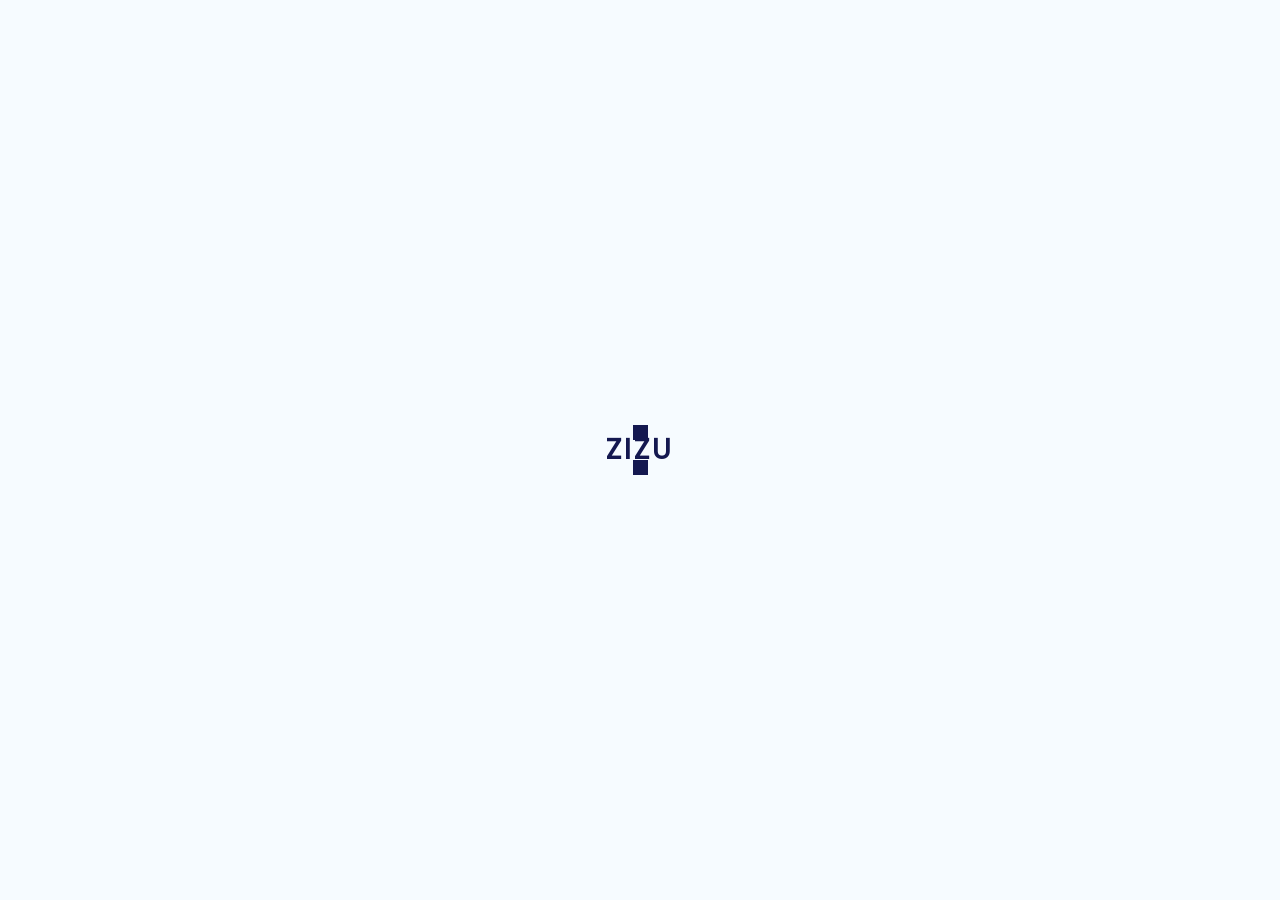
<file: index.html>
<!doctype html><html lang="en"><head><meta charset="utf-8"/><link rel="icon" href="/favicon.ico"/><meta name="viewport" content="width=device-width,initial-scale=1"/><meta name="theme-color" content="#000000"/><meta name="description" content="Web site created using create-react-app"/><link rel="apple-touch-icon" href="/logo192.png"/><title>ZIZU</title><script defer="defer" src="/static/js/main.e3d2b2ec.js"></script><link href="/static/css/main.d3774fd9.css" rel="stylesheet"></head><body><div id="root"></div></body></html>
</file>
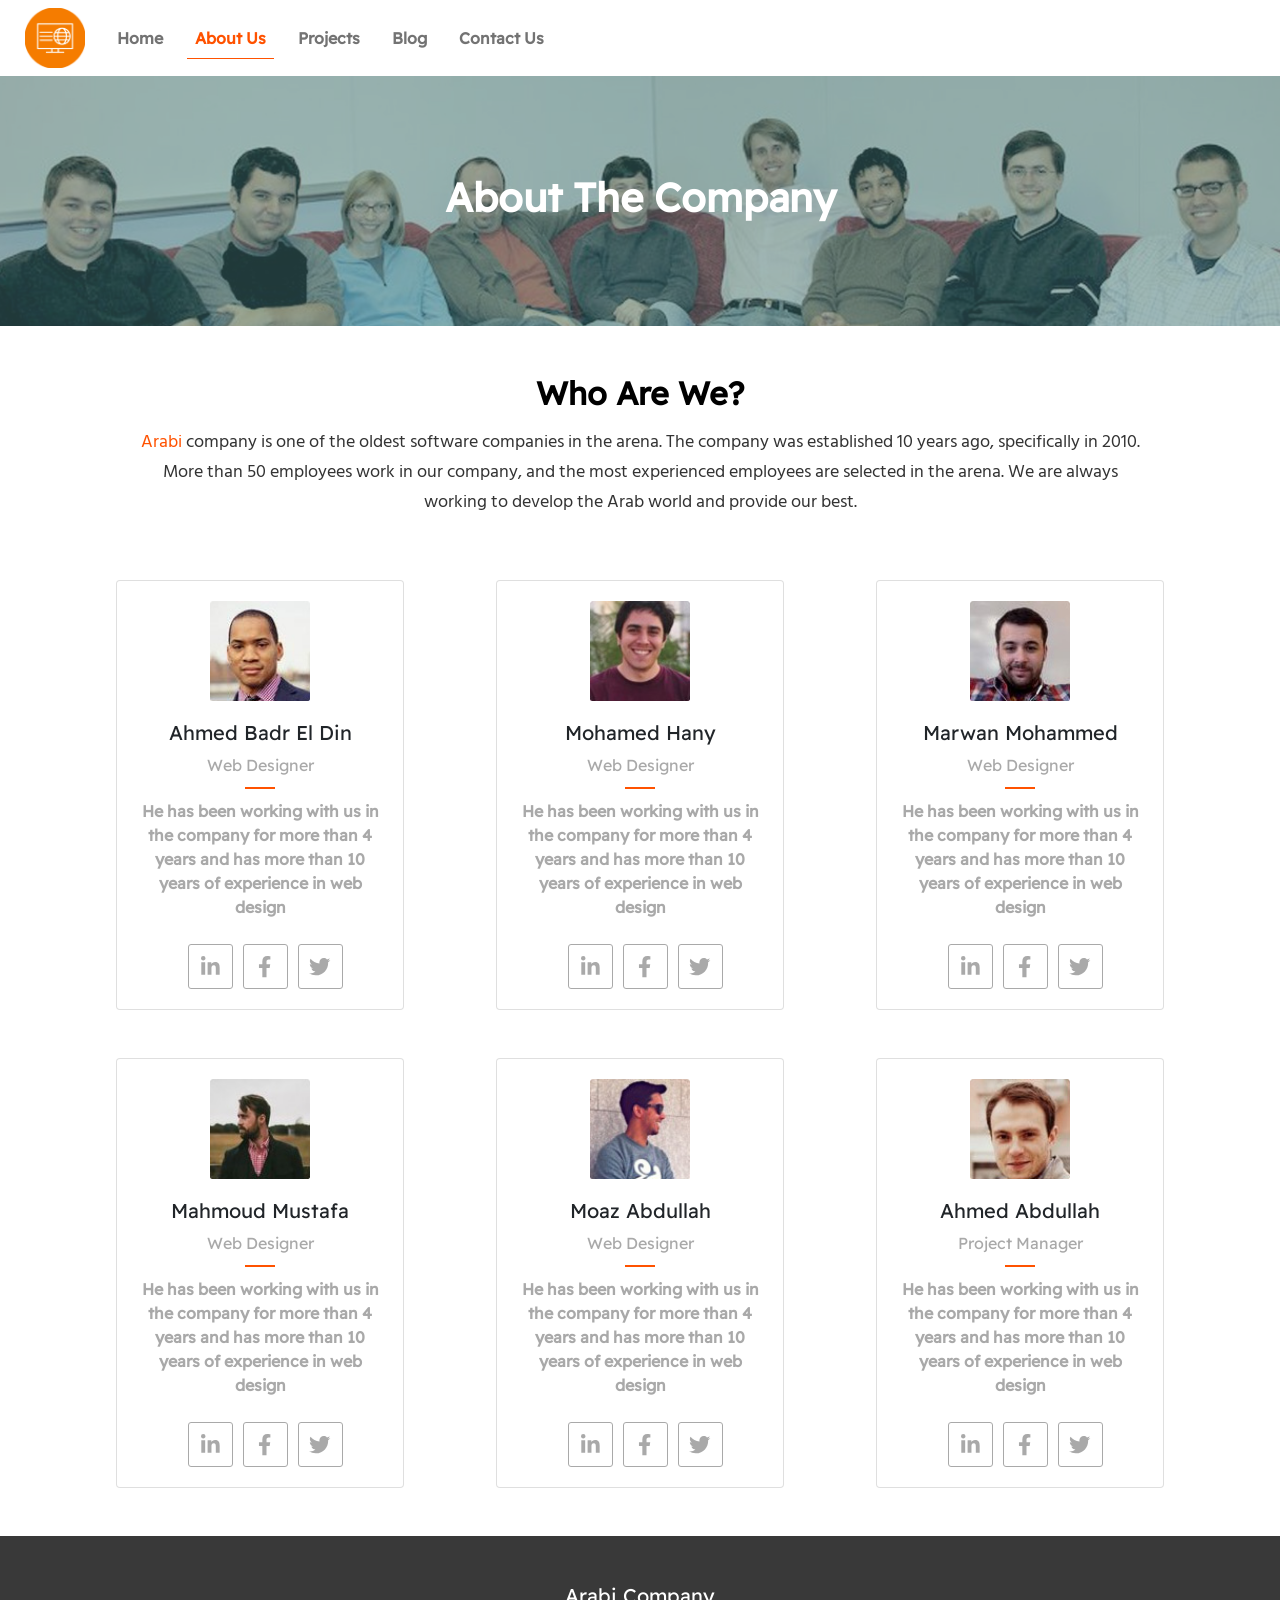
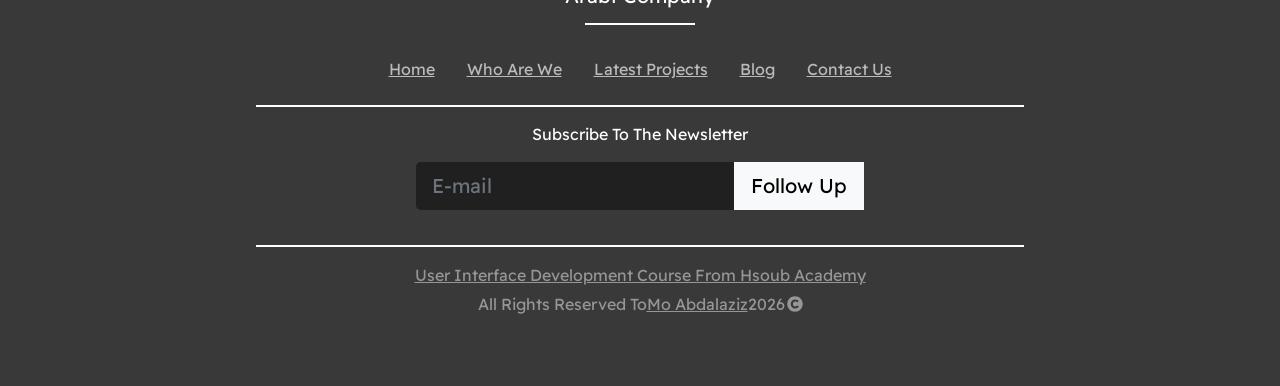
<file: about.html>
<!doctype html><html lang="en"><head><meta charset="UTF-8"><meta http-equiv="X-UA-Compatible" content="IE=edge"><meta name="viewport" content="width=device-width,initial-scale=1"><title>Arabi Company | About Us</title><script defer="defer" src="js/bundle.js"></script><link href="css/style.css" rel="stylesheet"></head><body><div class="container-fluid"><section class="top-menu"><div class="row"><nav class="navbar navbar-expand-lg navbar-light w-100"><div class="container-fluid"><button class="navbar-toggler" type="button" data-bs-toggle="collapse" data-bs-target="#navbarSupportedContent"><span class="navbar-toggler-icon"></span></button> <a class="navbar-brand p-0" href="index.html"><img src="images/new-logo.png" alt="شركة عربي"></a><div class="collapse navbar-collapse" id="navbarSupportedContent"><ul class="navbar-nav me-auto"><li class="nav-item p-2"><a class="nav-link" href="index.html">Home</a></li><li class="nav-item p-2"><a class="nav-link active" href="about.html">About Us</a></li><li class="nav-item p-2"><a class="nav-link" href="projects.html">Projects</a></li><li class="nav-item p-2"><a class="nav-link" href="blog.html">Blog</a></li><li class="nav-item p-2"><a class="nav-link" href="contact.html">Contact Us</a></li></ul></div></div></nav></div></section><section class="banner banner-about"><div class="row"><div class="col-12"><div id="banner-img"><div class="overlay"><h1 class="title1 wow animate__animated animate__zoomIn" data-wow-duration="2s">About The Company</h1></div></div></div></div></section><section class="about-us mt-5"><div class="container"><div class="row justify-content-center"><div class="col-11"><div class="text-center"><h2 class="wow animate__animated animate__backInLeft" data-wow-duration="1.5s">Who Are We?</h2><p class="custom-paragraph"><a href=".">Arabi</a> company is one of the oldest software companies in the arena. The company was established 10 years ago, specifically in 2010. More than 50 employees work in our company, and the most experienced employees are selected in the arena. We are always working to develop the Arab world and provide our best.</p></div></div></div><div class="row justify-content-center mt-5"><div class="col-lg-4 col-sm-6 d-flex justify-content-center"><div class="card mb-5" style="width:18rem"><img src="images/team1.jpg" class="card-img-top" alt="Employee-1"><div class="card-body text-center"><h5 class="card-title">Ahmed Badr El Din</h5><div class="job-title">Web Designer</div><p class="card-text">He has been working with us in the company for more than 4 years and has more than 10 years of experience in web design</p><div class="emp-social d-flex justify-content-center"><a class="linkedin-social social" href="#"><i class="fab fa-linkedin-in fa-lg"></i> </a><a class="facebook-social social" href="#"><i class="fab fa-facebook-f fa-lg"></i> </a><a class="twitter-social social" href="#"><i class="fab fa-twitter fa-lg"></i></a></div></div></div></div><div class="col-lg-4 col-sm-6 d-flex justify-content-center"><div class="card mb-5" style="width:18rem"><img src="images/team2.jpg" class="card-img-top" alt="Employee-2"><div class="card-body text-center"><h5 class="card-title">Mohamed Hany</h5><div class="job-title">Web Designer</div><p class="card-text">He has been working with us in the company for more than 4 years and has more than 10 years of experience in web design</p><div class="emp-social d-flex justify-content-center"><a class="linkedin-social social" href="#"><i class="fab fa-linkedin-in fa-lg"></i> </a><a class="facebook-social social" href="#"><i class="fab fa-facebook-f fa-lg"></i> </a><a class="twitter-social social" href="#"><i class="fab fa-twitter fa-lg"></i></a></div></div></div></div><div class="col-lg-4 col-sm-6 d-flex justify-content-center"><div class="card mb-5" style="width:18rem"><img src="images/team3.jpg" class="card-img-top" alt="Employee-3"><div class="card-body text-center"><h5 class="card-title">Marwan Mohammed</h5><div class="job-title">Web Designer</div><p class="card-text">He has been working with us in the company for more than 4 years and has more than 10 years of experience in web design</p><div class="emp-social d-flex justify-content-center"><a class="linkedin-social social" href="#"><i class="fab fa-linkedin-in fa-lg"></i> </a><a class="facebook-social social" href="#"><i class="fab fa-facebook-f fa-lg"></i> </a><a class="twitter-social social" href="#"><i class="fab fa-twitter fa-lg"></i></a></div></div></div></div><div class="col-lg-4 col-sm-6 d-flex justify-content-center"><div class="card mb-5" style="width:18rem"><img src="images/team4.jpg" class="card-img-top" alt="Employee-4"><div class="card-body text-center"><h5 class="card-title">Mahmoud Mustafa</h5><div class="job-title">Web Designer</div><p class="card-text">He has been working with us in the company for more than 4 years and has more than 10 years of experience in web design</p><div class="emp-social d-flex justify-content-center"><a class="linkedin-social social" href="#"><i class="fab fa-linkedin-in fa-lg"></i> </a><a class="facebook-social social" href="#"><i class="fab fa-facebook-f fa-lg"></i> </a><a class="twitter-social social" href="#"><i class="fab fa-twitter fa-lg"></i></a></div></div></div></div><div class="col-lg-4 col-sm-6 d-flex justify-content-center"><div class="card mb-5" style="width:18rem"><img src="images/team5.jpg" class="card-img-top" alt="Employee-5"><div class="card-body text-center"><h5 class="card-title">Moaz Abdullah</h5><div class="job-title">Web Designer</div><p class="card-text">He has been working with us in the company for more than 4 years and has more than 10 years of experience in web design</p><div class="emp-social d-flex justify-content-center"><a class="linkedin-social social" href="#"><i class="fab fa-linkedin-in fa-lg"></i> </a><a class="facebook-social social" href="#"><i class="fab fa-facebook-f fa-lg"></i> </a><a class="twitter-social social" href="#"><i class="fab fa-twitter fa-lg"></i></a></div></div></div></div><div class="col-lg-4 col-sm-6 d-flex justify-content-center"><div class="card mb-5" style="width:18rem"><img src="images/team6.jpg" class="card-img-top" alt="Employee-6"><div class="card-body text-center"><h5 class="card-title">Ahmed Abdullah</h5><div class="job-title">Project Manager</div><p class="card-text">He has been working with us in the company for more than 4 years and has more than 10 years of experience in web design</p><div class="emp-social d-flex justify-content-center"><a class="linkedin-social social" href="#"><i class="fab fa-linkedin-in fa-lg"></i> </a><a class="facebook-social social" href="#"><i class="fab fa-facebook-f fa-lg"></i> </a><a class="twitter-social social" href="#"><i class="fab fa-twitter fa-lg"></i></a></div></div></div></div></div></div></section><footer><div class="row"><div class="col-12 pt-5"><h5 class="text-center wow animate__animated animate__zoomIn" data-wow-duration="2s">Arabi Company</h5></div><div id="footerNavLinks" class="col-12 d-flex justify-content-center text-center"><nav class="navbar navbar-expand-lg navbar-light"><div class="container-fluid"><ul class="navbar-nav me-auto"><li class="nav-item p-2"><a class="nav-link active" href="index.html">Home</a></li><li class="nav-item p-2"><a class="nav-link" href="about.html">Who Are We</a></li><li class="nav-item p-2"><a class="nav-link" href="projects.html">Latest Projects</a></li><li class="nav-item p-2"><a class="nav-link" href="blog.html">Blog</a></li><li class="nav-item p-2"><a class="nav-link" href="contact.html">Contact Us</a></li></ul></div></nav></div><span class="line"></span><div class="col-12 text-center"><label class="custom-heading text-white mb-3">Subscribe To The Newsletter</label><form class="form mx-auto"><div class="input-group input-group-lg mb-3"><input class="form-control" placeholder="E-mail" aria-label="Recipient's username" aria-describedby="button-addon2"> <button class="btn btn-light" type="button" id="button-addon2">Follow Up</button></div></form></div><span class="line"></span><div class="l-link col-12 d-flex justify-content-center text-center mt-3"><a href="#">User Interface Development Course From Hsoub Academy</a></div><div class="copyright col-12 d-flex justify-content-center text-center"><i class="fas fa-copyright"></i></div></div></footer></div></body></html>
</file>
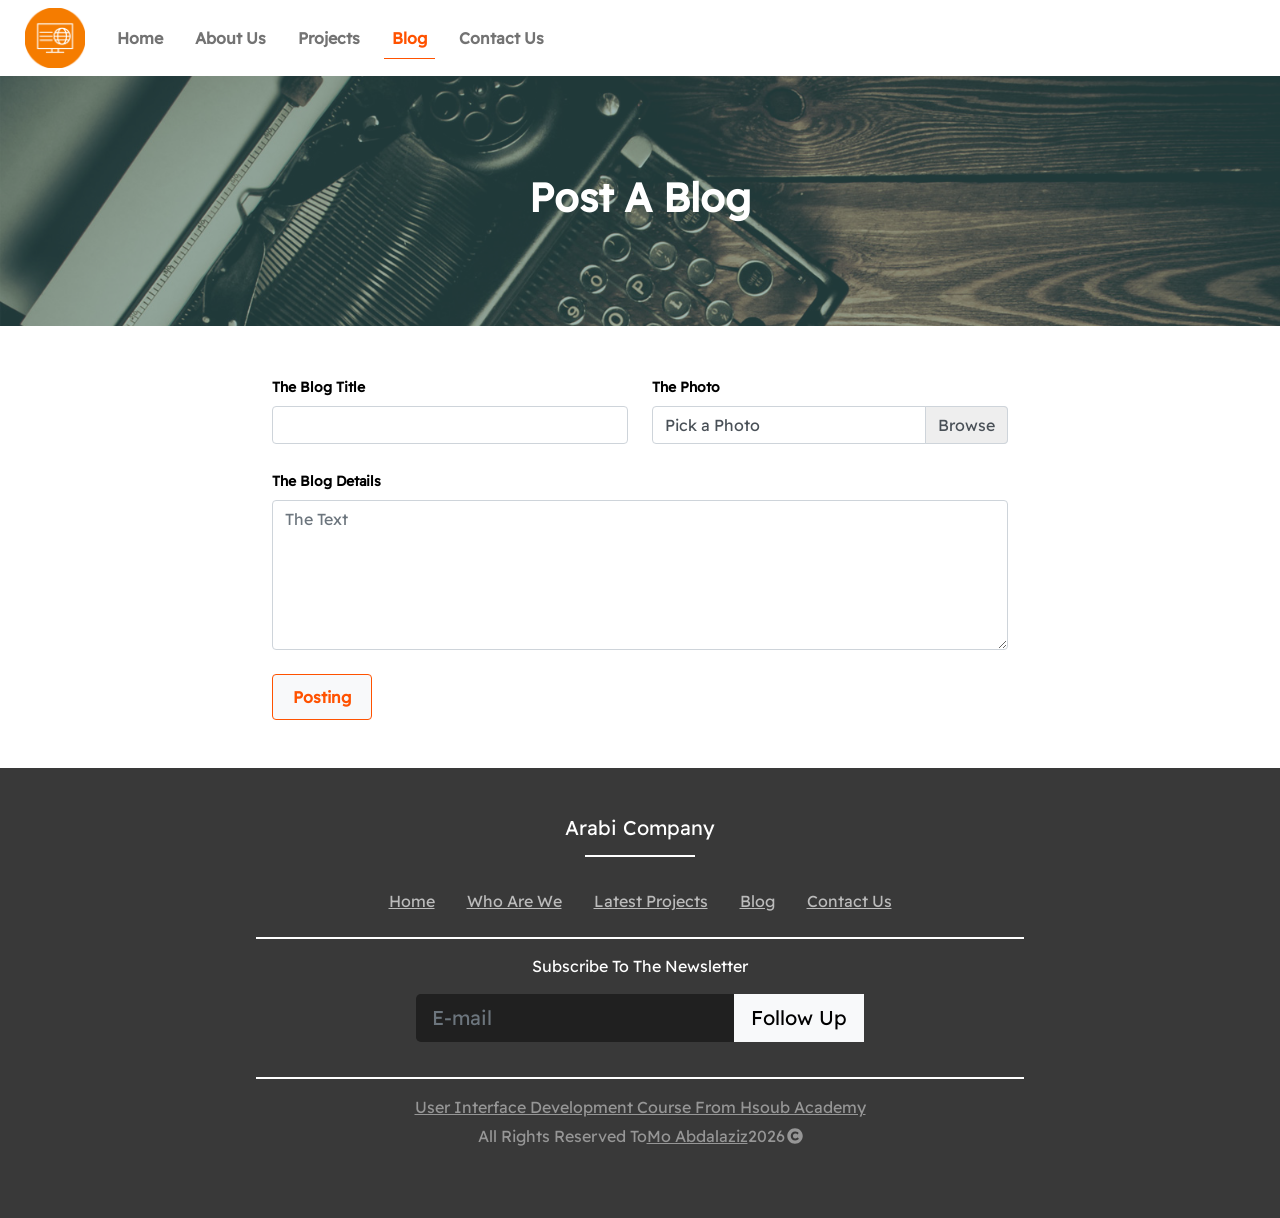
<file: add-blog.html>
<!doctype html><html lang="en"><head><meta charset="UTF-8"><meta http-equiv="X-UA-Compatible" content="IE=edge"><meta name="viewport" content="width=device-width,initial-scale=1"><title>Arabi Company | Post a Blog</title><script defer="defer" src="js/bundle.js"></script><link href="css/style.css" rel="stylesheet"></head><body><div class="container-fluid"><section class="top-menu"><div class="row"><nav class="navbar navbar-expand-lg navbar-light w-100"><div class="container-fluid"><button class="navbar-toggler" type="button" data-bs-toggle="collapse" data-bs-target="#navbarSupportedContent"><span class="navbar-toggler-icon"></span></button> <a class="navbar-brand p-0" href="index.html"><img src="images/new-logo.png" alt="شركة عربي"></a><div class="collapse navbar-collapse" id="navbarSupportedContent"><ul class="navbar-nav me-auto"><li class="nav-item p-2"><a class="nav-link" href="index.html">Home</a></li><li class="nav-item p-2"><a class="nav-link" href="about.html">About Us</a></li><li class="nav-item p-2"><a class="nav-link" href="projects.html">Projects</a></li><li class="nav-item p-2"><a class="nav-link active" href="blog.html">Blog</a></li><li class="nav-item p-2"><a class="nav-link" href="contact.html">Contact Us</a></li></ul></div></div></nav></div></section><section class="banner banner-blog"><div class="row"><div class="col-12"><div id="banner-img"><div class="overlay"><h1 class="title1 wow animate__animated animate__zoomIn" data-wow-duration="2s">Post A Blog</h1></div></div></div></div></section><section class="add-blog my-5"><div class="container"><div class="row justify-content-center"><div class="col-lg-8 col-md-10"><form><div class="row"><div class="col-md-6 mb-4"><label class="mb-2 add-blog-labels">The Blog Title</label> <input type="email" class="form-control custom-focus-input"></div><div class="col-md-6 mb-4"><label class="mb-2 add-blog-labels">The Photo</label><div class="custom-file"><input type="file" class="custom-file-input" id="customFile"> <label class="custom-file-label" for="customFile">Pick a Photo</label> <label class="custom-file-browse" for="customFile">Browse</label></div></div><div class="col-12 mb-4"><label class="mb-2 add-blog-labels">The Blog Details</label> <textarea class="form-control custom-focus-input" placeholder="The Text" id="floatingTextarea2" style="height:150px" name="message" required></textarea></div><div class="col"><button type="submit" class="btn custom-btn">Posting</button></div></div></form></div></div></div></section><footer><div class="row"><div class="col-12 pt-5"><h5 class="text-center wow animate__animated animate__zoomIn" data-wow-duration="2s">Arabi Company</h5></div><div id="footerNavLinks" class="col-12 d-flex justify-content-center text-center"><nav class="navbar navbar-expand-lg navbar-light"><div class="container-fluid"><ul class="navbar-nav me-auto"><li class="nav-item p-2"><a class="nav-link active" href="index.html">Home</a></li><li class="nav-item p-2"><a class="nav-link" href="about.html">Who Are We</a></li><li class="nav-item p-2"><a class="nav-link" href="projects.html">Latest Projects</a></li><li class="nav-item p-2"><a class="nav-link" href="blog.html">Blog</a></li><li class="nav-item p-2"><a class="nav-link" href="contact.html">Contact Us</a></li></ul></div></nav></div><span class="line"></span><div class="col-12 text-center"><label class="custom-heading text-white mb-3">Subscribe To The Newsletter</label><form class="form mx-auto"><div class="input-group input-group-lg mb-3"><input class="form-control" placeholder="E-mail" aria-label="Recipient's username" aria-describedby="button-addon2"> <button class="btn btn-light" type="button" id="button-addon2">Follow Up</button></div></form></div><span class="line"></span><div class="l-link col-12 d-flex justify-content-center text-center mt-3"><a href="#">User Interface Development Course From Hsoub Academy</a></div><div class="copyright col-12 d-flex justify-content-center text-center"><i class="fas fa-copyright"></i></div></div></footer></div></body></html>
</file>
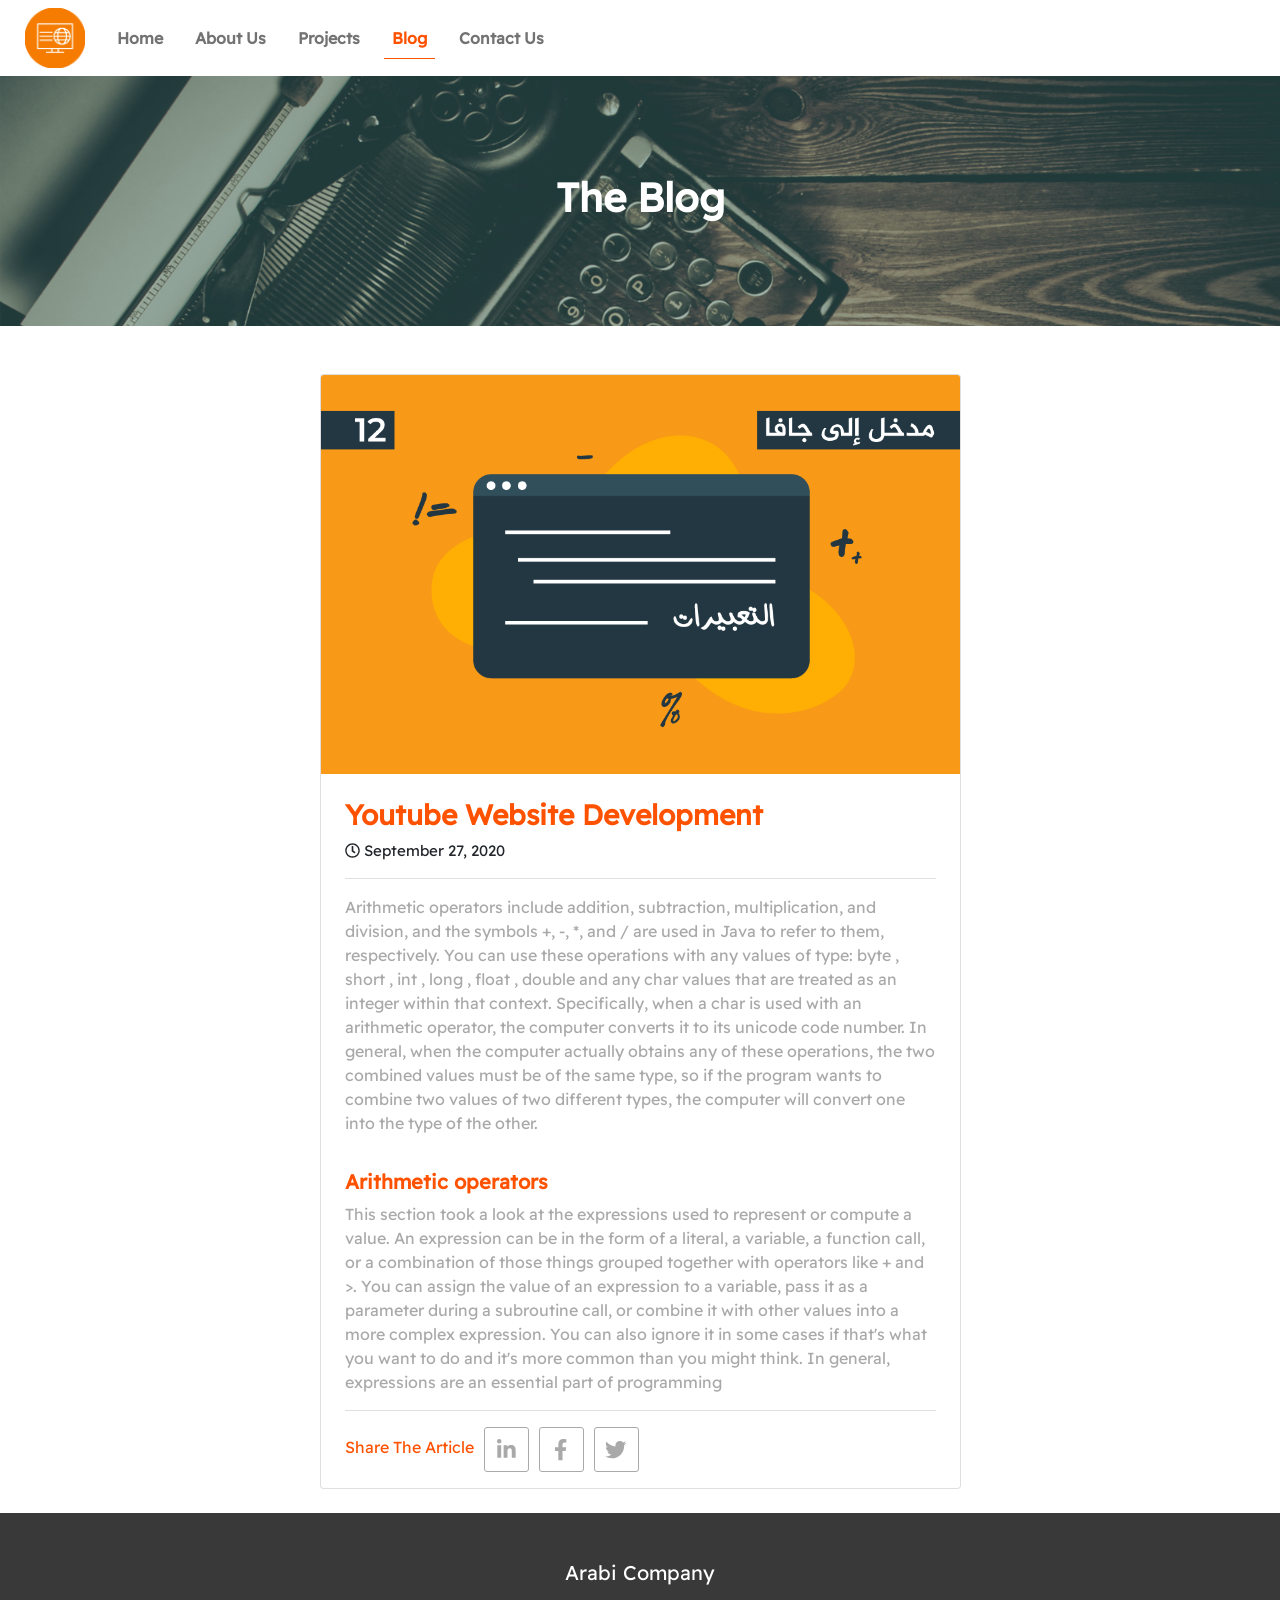
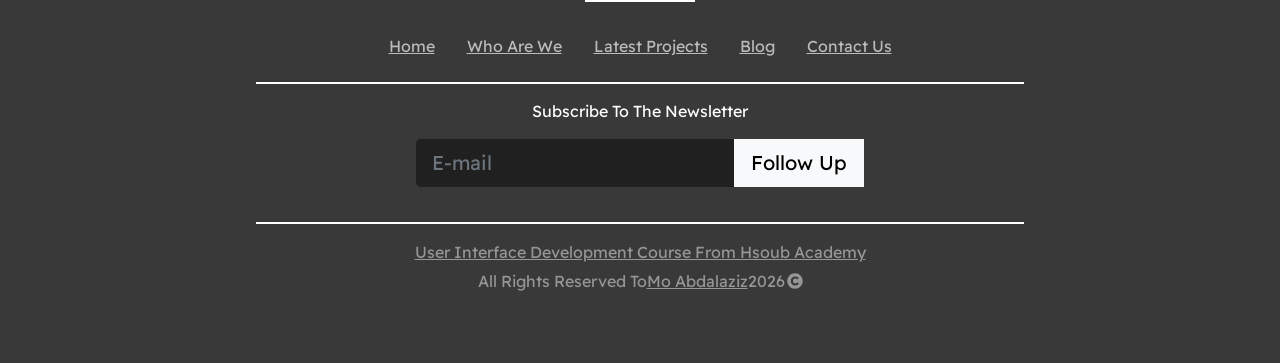
<file: blog-details.html>
<!doctype html><html lang="en"><head><meta charset="UTF-8"><meta http-equiv="X-UA-Compatible" content="IE=edge"><meta name="viewport" content="width=device-width,initial-scale=1"><title>Arabi Company | The Blog Details</title><script defer="defer" src="js/bundle.js"></script><link href="css/style.css" rel="stylesheet"></head><body><div class="container-fluid"><section class="top-menu"><div class="row"><nav class="navbar navbar-expand-lg navbar-light w-100"><div class="container-fluid"><button class="navbar-toggler" type="button" data-bs-toggle="collapse" data-bs-target="#navbarSupportedContent"><span class="navbar-toggler-icon"></span></button> <a class="navbar-brand p-0" href="index.html"><img src="images/new-logo.png" alt="شركة عربي"></a><div class="collapse navbar-collapse" id="navbarSupportedContent"><ul class="navbar-nav me-auto"><li class="nav-item p-2"><a class="nav-link" href="index.html">Home</a></li><li class="nav-item p-2"><a class="nav-link" href="about.html">About Us</a></li><li class="nav-item p-2"><a class="nav-link" href="projects.html">Projects</a></li><li class="nav-item p-2"><a class="nav-link active" href="blog.html">Blog</a></li><li class="nav-item p-2"><a class="nav-link" href="contact.html">Contact Us</a></li></ul></div></div></nav></div></section><section class="banner banner-blog"><div class="row"><div class="col-12"><div id="banner-img"><div class="overlay"><h1 class="title1 wow animate__animated animate__zoomIn" data-wow-duration="2s">The Blog</h1></div></div></div></div></section><section class="blog-details"><div class="container"><div class="row justify-content-center"><div class="col-md-7"><div class="card mb-4 mt-5"><img src="images/blog2.png" class="card-img-top w-100" alt="Blog-Details"><div class="container"><div class="card-header bg-transparent px-0 pt-4 pb-3"><div class="title"><h3>Youtube Website Development</h3><div class="date"><i class="far fa-clock"></i> September 27, 2020</div></div></div><div class="card-body px-0"><div class="card-text"><p>Arithmetic operators include addition, subtraction, multiplication, and division, and the symbols +, -, *, and / are used in Java to refer to them, respectively. You can use these operations with any values ​​of type: byte , short , int , long , float , double and any char values ​​that are treated as an integer within that context. Specifically, when a char is used with an arithmetic operator, the computer converts it to its unicode code number. In general, when the computer actually obtains any of these operations, the two combined values ​​must be of the same type, so if the program wants to combine two values ​​of two different types, the computer will convert one into the type of the other.</p><div class="bottom-card-text"><h5>Arithmetic operators</h5><p>This section took a look at the expressions used to represent or compute a value. An expression can be in the form of a literal, a variable, a function call, or a combination of those things grouped together with operators like + and >. You can assign the value of an expression to a variable, pass it as a parameter during a subroutine call, or combine it with other values ​​into a more complex expression. You can also ignore it in some cases if that's what you want to do and it's more common than you might think. In general, expressions are an essential part of programming</p></div></div></div><div class="card-footer bg-transparent px-0 py-3"><span class="mt-2 float-start">Share The Article</span> <a class="linkedin-social social" href="#"><i class="fab fa-linkedin-in fa-lg"></i> </a><a class="facebook-social social" href="#"><i class="fab fa-facebook-f fa-lg"></i> </a><a class="twitter-social social" href="#"><i class="fab fa-twitter fa-lg"></i></a></div></div></div></div></div></div></section><footer><div class="row"><div class="col-12 pt-5"><h5 class="text-center wow animate__animated animate__zoomIn" data-wow-duration="2s">Arabi Company</h5></div><div id="footerNavLinks" class="col-12 d-flex justify-content-center text-center"><nav class="navbar navbar-expand-lg navbar-light"><div class="container-fluid"><ul class="navbar-nav me-auto"><li class="nav-item p-2"><a class="nav-link active" href="index.html">Home</a></li><li class="nav-item p-2"><a class="nav-link" href="about.html">Who Are We</a></li><li class="nav-item p-2"><a class="nav-link" href="projects.html">Latest Projects</a></li><li class="nav-item p-2"><a class="nav-link" href="blog.html">Blog</a></li><li class="nav-item p-2"><a class="nav-link" href="contact.html">Contact Us</a></li></ul></div></nav></div><span class="line"></span><div class="col-12 text-center"><label class="custom-heading text-white mb-3">Subscribe To The Newsletter</label><form class="form mx-auto"><div class="input-group input-group-lg mb-3"><input class="form-control" placeholder="E-mail" aria-label="Recipient's username" aria-describedby="button-addon2"> <button class="btn btn-light" type="button" id="button-addon2">Follow Up</button></div></form></div><span class="line"></span><div class="l-link col-12 d-flex justify-content-center text-center mt-3"><a href="#">User Interface Development Course From Hsoub Academy</a></div><div class="copyright col-12 d-flex justify-content-center text-center"><i class="fas fa-copyright"></i></div></div></footer></div></body></html>
</file>
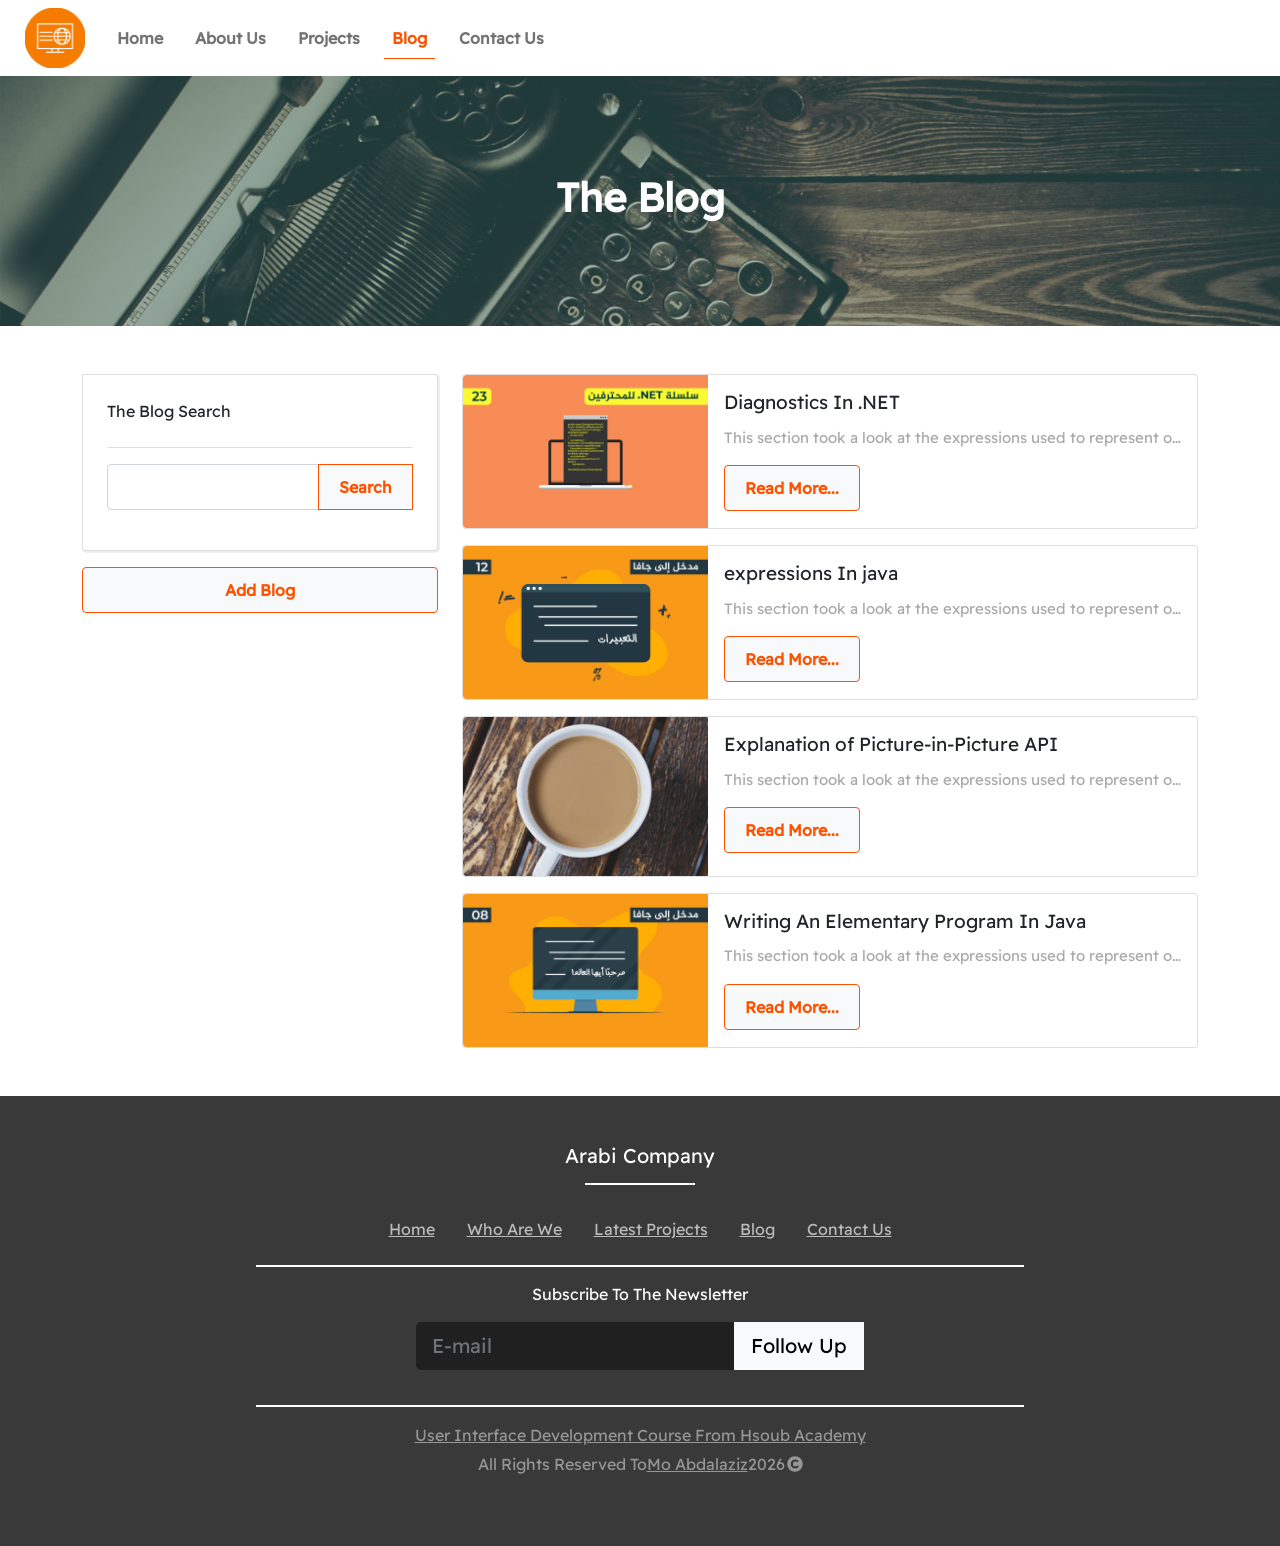
<file: blog.html>
<!doctype html><html lang="en"><head><meta charset="UTF-8"><meta http-equiv="X-UA-Compatible" content="IE=edge"><meta name="viewport" content="width=device-width,initial-scale=1"><title>Arabi Company | The Blog</title><script defer="defer" src="js/bundle.js"></script><link href="css/style.css" rel="stylesheet"></head><body><div class="container-fluid"><section class="top-menu"><div class="row"><nav class="navbar navbar-expand-lg navbar-light w-100"><div class="container-fluid"><button class="navbar-toggler" type="button" data-bs-toggle="collapse" data-bs-target="#navbarSupportedContent"><span class="navbar-toggler-icon"></span></button> <a class="navbar-brand p-0" href="index.html"><img src="images/new-logo.png" alt="شركة عربي"></a><div class="collapse navbar-collapse" id="navbarSupportedContent"><ul class="navbar-nav me-auto"><li class="nav-item p-2"><a class="nav-link" href="index.html">Home</a></li><li class="nav-item p-2"><a class="nav-link" href="about.html">About Us</a></li><li class="nav-item p-2"><a class="nav-link" href="projects.html">Projects</a></li><li class="nav-item p-2"><a class="nav-link active" href="blog.html">Blog</a></li><li class="nav-item p-2"><a class="nav-link" href="contact.html">Contact Us</a></li></ul></div></div></nav></div></section><section class="banner banner-blog"><div class="row"><div class="col-12"><div id="banner-img"><div class="overlay"><h1 class="title1 wow animate__animated animate__zoomIn" data-wow-duration="2s">The Blog</h1></div></div></div></div></section><section class="blog-cards py-5"><div class="container"><div class="row"><div class="col-lg-4 blog-search"><div class="card mb-3 p-4"><div class="card-header bg-transparent px-0 pt-0 pb-2"><div class="title"><p>The Blog Search</p></div></div><div class="card-body px-0 pb-0"><form class="form mx-auto"><div class="input-group mb-3"><input class="form-control custom-focus-input" placeholder=""> <button class="btn custom-btn" type="button" id="button-addon2">Search</button></div></form></div></div><div class="blog-add-btn mb-5"><a href="add-blog.html"><button class="btn custom-btn w-100" type="button">Add Blog</button></a></div></div><div class="col-lg-8 cards"><div class="card mb-3"><div class="row g-0"><div class="col-md-4"><img src="images/blog1.png" class="img-fluid rounded-start h-100 w-100" alt="blog-1"></div><div class="col-md-8"><div class="card-body"><h5 class="card-title">Diagnostics In .NET</h5><p class="card-text project-detials">This section took a look at the expressions used to represent or compute a value. An expression can be in the form of a literal, a variable, or a callback.</p><a href="blog-details.html"><button class="btn custom-btn" type="button" id="button-addon2">Read More...</button></a></div></div></div></div><div class="card mb-3"><div class="row g-0"><div class="col-md-4"><img src="images/blog2.png" class="img-fluid rounded-start h-100 w-100" alt="blog-2"></div><div class="col-md-8"><div class="card-body"><h5 class="card-title">expressions In java</h5><p class="card-text project-detials">This section took a look at the expressions used to represent or compute a value. An expression can be in the form of a literal, a variable, or a callback.</p><a href="blog-details.html"><button class="btn custom-btn" type="button" id="button-addon2">Read More...</button></a></div></div></div></div><div class="card mb-3"><div class="row g-0"><div class="col-md-4"><img src="images/blog3.jpg" class="img-fluid rounded-start h-100 w-100" alt="blog-3"></div><div class="col-md-8"><div class="card-body"><h5 class="card-title">Explanation of Picture-in-Picture API</h5><p class="card-text project-detials">This section took a look at the expressions used to represent or compute a value. An expression can be in the form of a literal, a variable, or a callback.</p><a href="blog-details.html"><button class="btn custom-btn" type="button" id="button-addon2">Read More...</button></a></div></div></div></div><div class="card"><div class="row g-0"><div class="col-md-4"><img src="images/blog4.png" class="img-fluid rounded-start h-100 w-100" alt="blog-4"></div><div class="col-md-8"><div class="card-body"><h5 class="card-title">Writing An Elementary Program In Java</h5><p class="card-text project-detials">This section took a look at the expressions used to represent or compute a value. An expression can be in the form of a literal, a variable, or a callback.</p><a href="blog-details.html"><button class="btn custom-btn" type="button" id="button-addon2">Read More...</button></a></div></div></div></div></div></div></div></section><footer><div class="row"><div class="col-12 pt-5"><h5 class="text-center wow animate__animated animate__zoomIn" data-wow-duration="2s">Arabi Company</h5></div><div id="footerNavLinks" class="col-12 d-flex justify-content-center text-center"><nav class="navbar navbar-expand-lg navbar-light"><div class="container-fluid"><ul class="navbar-nav me-auto"><li class="nav-item p-2"><a class="nav-link active" href="index.html">Home</a></li><li class="nav-item p-2"><a class="nav-link" href="about.html">Who Are We</a></li><li class="nav-item p-2"><a class="nav-link" href="projects.html">Latest Projects</a></li><li class="nav-item p-2"><a class="nav-link" href="blog.html">Blog</a></li><li class="nav-item p-2"><a class="nav-link" href="contact.html">Contact Us</a></li></ul></div></nav></div><span class="line"></span><div class="col-12 text-center"><label class="custom-heading text-white mb-3">Subscribe To The Newsletter</label><form class="form mx-auto"><div class="input-group input-group-lg mb-3"><input class="form-control" placeholder="E-mail" aria-label="Recipient's username" aria-describedby="button-addon2"> <button class="btn btn-light" type="button" id="button-addon2">Follow Up</button></div></form></div><span class="line"></span><div class="l-link col-12 d-flex justify-content-center text-center mt-3"><a href="#">User Interface Development Course From Hsoub Academy</a></div><div class="copyright col-12 d-flex justify-content-center text-center"><i class="fas fa-copyright"></i></div></div></footer></div></body></html>
</file>
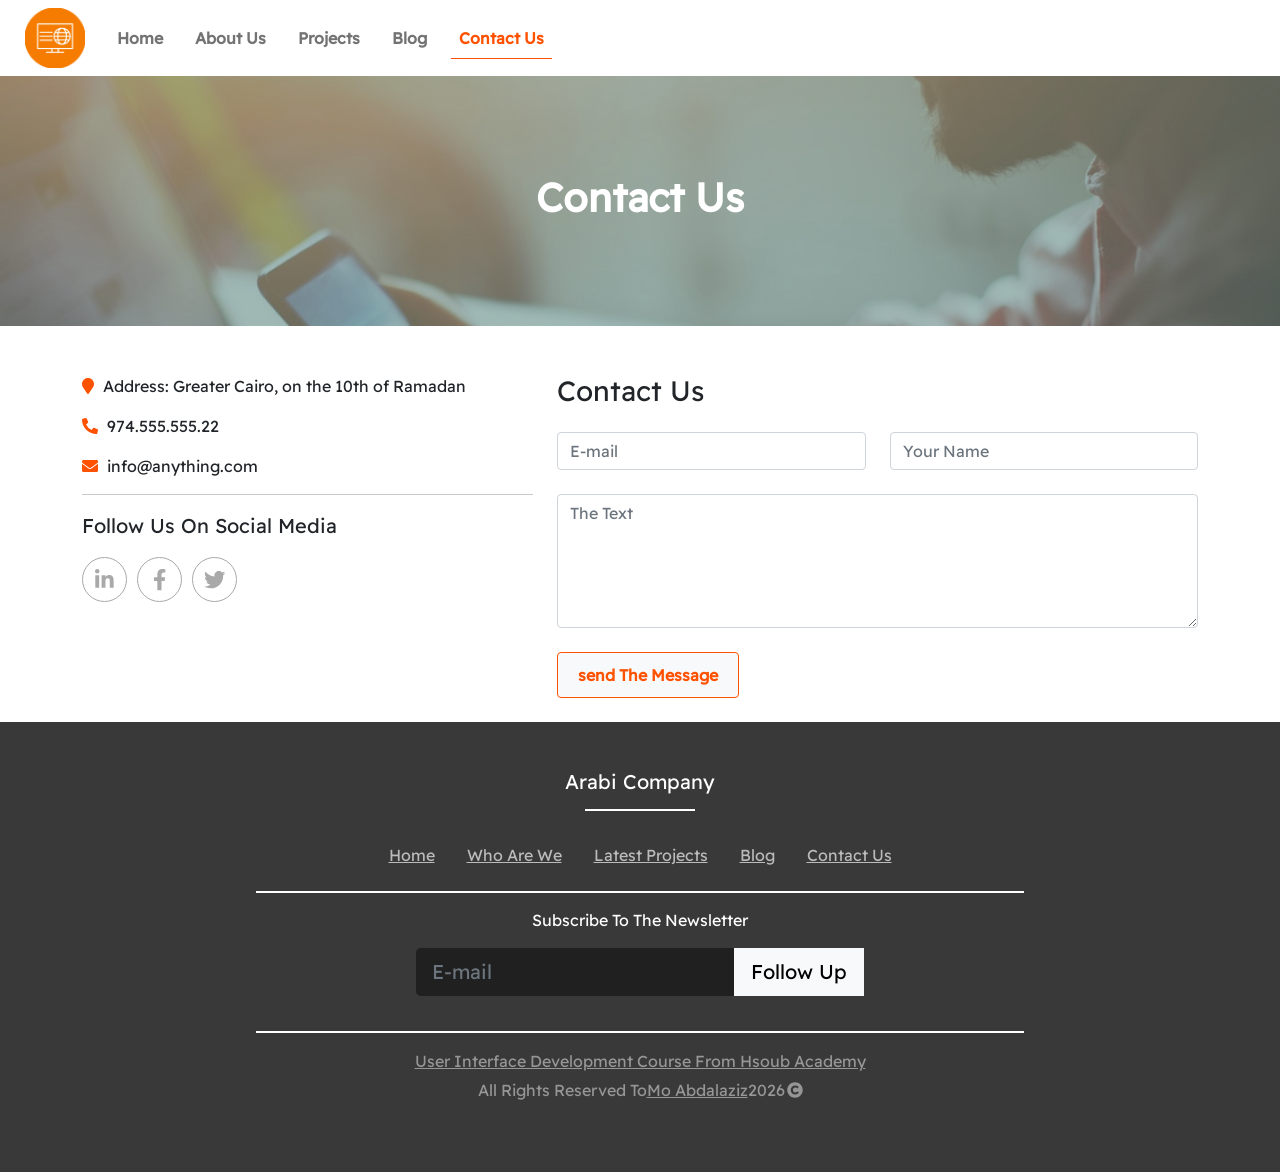
<file: contact.html>
<!doctype html><html lang="en"><head><meta charset="UTF-8"><meta http-equiv="X-UA-Compatible" content="IE=edge"><meta name="viewport" content="width=device-width,initial-scale=1"><title>Arabi Company | Contact Us</title><script defer="defer" src="js/bundle.js"></script><link href="css/style.css" rel="stylesheet"></head><body><div class="container-fluid"><section class="top-menu"><div class="row"><nav class="navbar navbar-expand-lg navbar-light w-100"><div class="container-fluid"><button class="navbar-toggler" type="button" data-bs-toggle="collapse" data-bs-target="#navbarSupportedContent"><span class="navbar-toggler-icon"></span></button> <a class="navbar-brand p-0" href="index.html"><img src="images/new-logo.png" alt="شركة عربي"></a><div class="collapse navbar-collapse" id="navbarSupportedContent"><ul class="navbar-nav me-auto"><li class="nav-item p-2"><a class="nav-link" href="index.html">Home</a></li><li class="nav-item p-2"><a class="nav-link" href="about.html">About Us</a></li><li class="nav-item p-2"><a class="nav-link" href="projects.html">Projects</a></li><li class="nav-item p-2"><a class="nav-link" href="blog.html">Blog</a></li><li class="nav-item p-2"><a class="nav-link active" href="contact.html">Contact Us</a></li></ul></div></div></nav></div></section><section class="banner banner-contact"><div class="row"><div class="col-12"><div id="banner-img"><div class="overlay"><h1 class="title1 wow animate__animated animate__zoomIn" data-wow-duration="2s">Contact Us</h1></div></div></div></div></section><section class="contact-us mt-5 mb-4"><div class="container"><div class="row"><div class="col-lg-5"><div class="contact-details"><div class="mb-3"><span class="cont-icons"><i class="fas fa-map-marker"></i></span> Address: Greater Cairo, on the 10th of Ramadan</div><div class="mb-3"><span class="cont-icons"><i class="fas fa-phone-alt"></i></span> 974.555.555.22</div><div class="mb-3"><span class="cont-icons"><i class="fas fa-envelope"></i></span> info@anything.com</div></div><hr><div class="contact-social"><p>Follow Us On Social Media</p><a class="linkedin-social social" href="#"><i class="fab fa-linkedin-in fa-lg"></i> </a><a class="facebook-social social" href="#"><i class="fab fa-facebook-f fa-lg"></i> </a><a class="twitter-social social" href="#"><i class="fab fa-twitter fa-lg"></i></a></div></div><div class="col-lg-7"><h3 class="mb-4">Contact Us</h3><form><div class="row"><div class="col-md-6 mb-4"><input type="email" placeholder="E-mail" class="form-control custom-focus-input"></div><div class="col-md-6 mb-4"><input placeholder="Your Name" class="form-control custom-focus-input"></div><div class="col-12 mb-4"><textarea class="form-control custom-focus-input" placeholder="The Text" rows="5" cols="30" name="message" required></textarea></div><div class="col"><button type="submit" class="btn custom-btn">send The Message</button></div></div></form></div></div></div></section><footer><div class="row"><div class="col-12 pt-5"><h5 class="text-center wow animate__animated animate__zoomIn" data-wow-duration="2s">Arabi Company</h5></div><div id="footerNavLinks" class="col-12 d-flex justify-content-center text-center"><nav class="navbar navbar-expand-lg navbar-light"><div class="container-fluid"><ul class="navbar-nav me-auto"><li class="nav-item p-2"><a class="nav-link active" href="index.html">Home</a></li><li class="nav-item p-2"><a class="nav-link" href="about.html">Who Are We</a></li><li class="nav-item p-2"><a class="nav-link" href="projects.html">Latest Projects</a></li><li class="nav-item p-2"><a class="nav-link" href="blog.html">Blog</a></li><li class="nav-item p-2"><a class="nav-link" href="contact.html">Contact Us</a></li></ul></div></nav></div><span class="line"></span><div class="col-12 text-center"><label class="custom-heading text-white mb-3">Subscribe To The Newsletter</label><form class="form mx-auto"><div class="input-group input-group-lg mb-3"><input class="form-control" placeholder="E-mail" aria-label="Recipient's username" aria-describedby="button-addon2"> <button class="btn btn-light" type="button" id="button-addon2">Follow Up</button></div></form></div><span class="line"></span><div class="l-link col-12 d-flex justify-content-center text-center mt-3"><a href="#">User Interface Development Course From Hsoub Academy</a></div><div class="copyright col-12 d-flex justify-content-center text-center"><i class="fas fa-copyright"></i></div></div></footer></div></body></html>
</file>
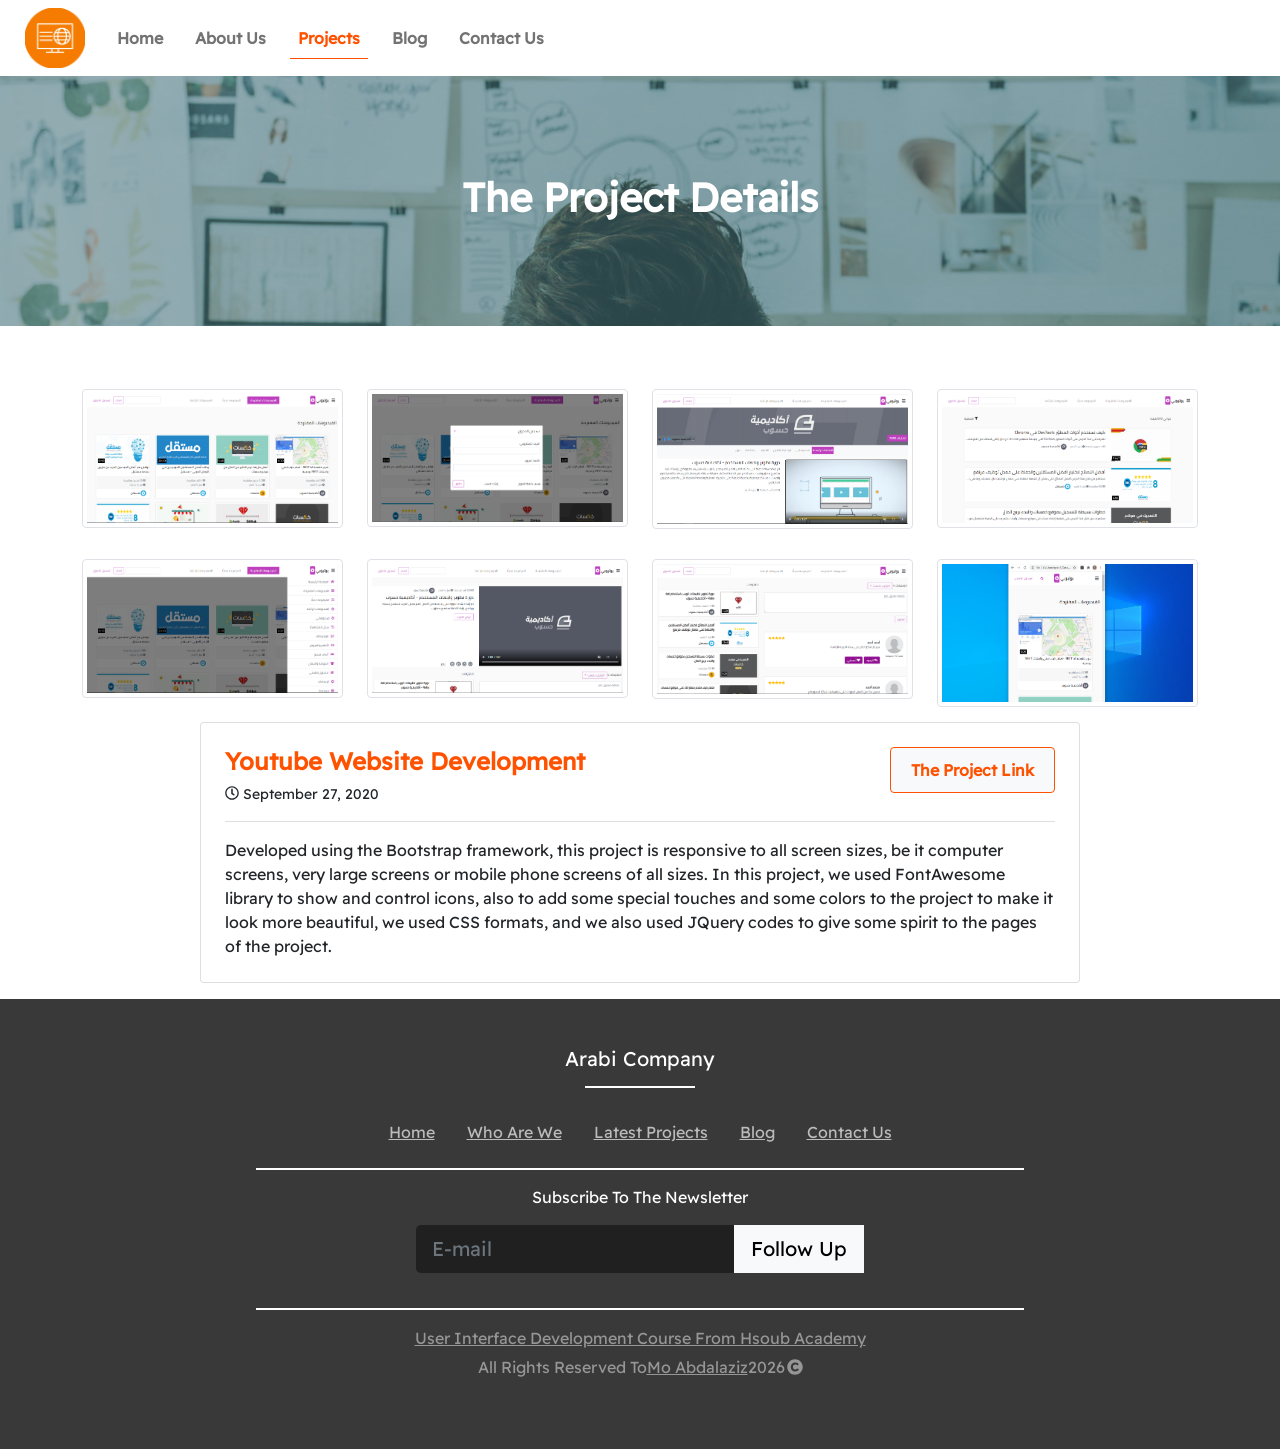
<file: project-details.html>
<!doctype html><html lang="en"><head><meta charset="UTF-8"><meta http-equiv="X-UA-Compatible" content="IE=edge"><meta name="viewport" content="width=device-width,initial-scale=1"><title>Arabi Company | Project Details</title><script defer="defer" src="js/bundle.js"></script><link href="css/style.css" rel="stylesheet"></head><body><div class="container-fluid"><section class="top-menu"><div class="row"><nav class="navbar navbar-expand-lg navbar-light w-100"><div class="container-fluid"><button class="navbar-toggler" type="button" data-bs-toggle="collapse" data-bs-target="#navbarSupportedContent"><span class="navbar-toggler-icon"></span></button> <a class="navbar-brand p-0" href="index.html"><img src="images/new-logo.png" alt="شركة عربي"></a><div class="collapse navbar-collapse" id="navbarSupportedContent"><ul class="navbar-nav me-auto"><li class="nav-item p-2"><a class="nav-link" href="index.html">Home</a></li><li class="nav-item p-2"><a class="nav-link" href="about.html">About Us</a></li><li class="nav-item p-2"><a class="nav-link active" href="projects.html">Projects</a></li><li class="nav-item p-2"><a class="nav-link" href="blog.html">Blog</a></li><li class="nav-item p-2"><a class="nav-link" href="contact.html">Contact Us</a></li></ul></div></div></nav></div></section><section class="banner"><div class="row"><div class="col-12"><div id="banner-img"><div class="overlay"><h1 class="title1 wow animate__animated animate__zoomIn" data-wow-duration="2s">The Project Details</h1></div></div></div></div></section><section class="Project-details mt-5"><div class="container"><div class="row"><div class="col-lg-3 col-md-4 col-xs-6 thumb d-flex justify-content-center"><a class="thumbnail wow animate__animated animate__swing" data-wow-duration="1.5s" href="#" data-image-id="" data-bs-toggle="modal" data-title="Homepage" data-image="images/main-page.png" data-bs-target="#image-gallery"><img class="img-thumbnail" src="images/main-page.png" alt="Another alt text"></a></div><div class="col-lg-3 col-md-4 col-xs-6 thumb d-flex justify-content-center"><a class="thumbnail wow animate__animated animate__swing" data-wow-duration="1.5s" href="#" data-image-id="" data-bs-toggle="modal" data-title="Popup" data-image="images/modal.png" data-bs-target="#image-gallery"><img class="img-thumbnail" src="images/modal.png" alt="Another alt text"></a></div><div class="col-lg-3 col-md-4 col-xs-6 thumb d-flex justify-content-center"><a class="thumbnail wow animate__animated animate__swing" data-wow-duration="1.5s" href="#" data-image-id="" data-bs-toggle="modal" data-title="Channel Page" data-image="images/channel-page1.png" data-bs-target="#image-gallery"><img class="img-thumbnail" src="images/channel-page1.png" alt="Another alt text"></a></div><div class="col-lg-3 col-md-4 col-xs-6 thumb d-flex justify-content-center"><a class="thumbnail wow animate__animated animate__swing" data-wow-duration="1.5s" href="#" data-image-id="" data-bs-toggle="modal" data-title="Search Page" data-image="images/search-page.png" data-bs-target="#image-gallery"><img class="img-thumbnail" src="images/search-page.png" alt="Another alt text"></a></div><div class="col-lg-3 col-md-4 col-xs-6 thumb d-flex justify-content-center"><a class="thumbnail wow animate__animated animate__swing" data-wow-duration="1.5s" href="#" data-image-id="" data-bs-toggle="modal" data-title="Side Menu" data-image="images/sidebar.png" data-bs-target="#image-gallery"><img class="img-thumbnail" src="images/sidebar.png" alt="Another alt text"></a></div><div class="col-lg-3 col-md-4 col-xs-6 thumb d-flex justify-content-center"><a class="thumbnail wow animate__animated animate__swing" data-wow-duration="1.5s" href="#" data-image-id="" data-bs-toggle="modal" data-title="Watch Page Top Section" data-image="images/watch-page.png" data-bs-target="#image-gallery"><img class="img-thumbnail" src="images/watch-page.png" alt="Another alt text"></a></div><div class="col-lg-3 col-md-4 col-xs-6 thumb d-flex justify-content-center"><a class="thumbnail wow animate__animated animate__swing" data-wow-duration="1.5s" href="#" data-image-id="" data-bs-toggle="modal" data-title="Watch Page Bottom Section" data-image="images/watch-page1.png" data-bs-target="#image-gallery"><img class="img-thumbnail" src="images/watch-page1.png" alt="Another alt text"></a></div><div class="col-lg-3 col-md-4 col-xs-6 thumb d-flex justify-content-center"><a class="thumbnail wow animate__animated animate__swing" data-wow-duration="1.5s" href="#" data-image-id="" data-bs-toggle="modal" data-title="Responsive Pages" data-image="images/responsive.png" data-bs-target="#image-gallery"><img class="img-thumbnail" src="images/responsive.png" alt="Another alt text"></a></div></div><div class="modal fade" id="image-gallery" tabindex="-1" role="dialog" aria-labelledby="myModalLabel" aria-hidden="true"><div class="modal-dialog modal-lg"><div class="modal-content"><div class="modal-header"><h4 class="modal-title" id="image-gallery-title"></h4><button type="button" class="btn-close" data-bs-dismiss="modal" aria-label="Close"></button></div><div class="modal-body"><img id="image-gallery-image" class="img-responsive col-12"></div><div class="modal-footer"><button type="button" class="btn btn-secondary float-start" id="show-previous-image"><i class="fa fa-arrow-left"></i></button> <button type="button" id="show-next-image" class="btn btn-secondary float-end"><i class="fa fa-arrow-right"></i></button></div></div></div></div><div class="row pro-det"><div class="col-12 d-flex justify-content-center"><div class="card mb-3 p-4 wow animate__animated animate__zoomInDown" data-wow-duration="1.5s" style="max-width:55rem"><div class="card-header bg-transparent clearfix px-0 pt-0 pb-3"><div class="title float-start"><h4>Youtube Website Development</h4><div class="date"><i class="far fa-clock"></i> September 27, 2020</div></div><div class="float-end"><a href="https://github.com/moabdalaziz1/Youtuby" class="btn custom-btn">The Project Link</a></div></div><div class="card-body px-0 pb-0"><p class="card-text">Developed using the Bootstrap framework, this project is responsive to all screen sizes, be it computer screens, very large screens or mobile phone screens of all sizes. In this project, we used FontAwesome library to show and control icons, also to add some special touches and some colors to the project to make it look more beautiful, we used CSS formats, and we also used JQuery codes to give some spirit to the pages of the project.</p></div></div></div></div></div></section><footer><div class="row"><div class="col-12 pt-5"><h5 class="text-center wow animate__animated animate__zoomIn" data-wow-duration="2s">Arabi Company</h5></div><div id="footerNavLinks" class="col-12 d-flex justify-content-center text-center"><nav class="navbar navbar-expand-lg navbar-light"><div class="container-fluid"><ul class="navbar-nav me-auto"><li class="nav-item p-2"><a class="nav-link active" href="index.html">Home</a></li><li class="nav-item p-2"><a class="nav-link" href="about.html">Who Are We</a></li><li class="nav-item p-2"><a class="nav-link" href="projects.html">Latest Projects</a></li><li class="nav-item p-2"><a class="nav-link" href="blog.html">Blog</a></li><li class="nav-item p-2"><a class="nav-link" href="contact.html">Contact Us</a></li></ul></div></nav></div><span class="line"></span><div class="col-12 text-center"><label class="custom-heading text-white mb-3">Subscribe To The Newsletter</label><form class="form mx-auto"><div class="input-group input-group-lg mb-3"><input class="form-control" placeholder="E-mail" aria-label="Recipient's username" aria-describedby="button-addon2"> <button class="btn btn-light" type="button" id="button-addon2">Follow Up</button></div></form></div><span class="line"></span><div class="l-link col-12 d-flex justify-content-center text-center mt-3"><a href="#">User Interface Development Course From Hsoub Academy</a></div><div class="copyright col-12 d-flex justify-content-center text-center"><i class="fas fa-copyright"></i></div></div></footer></div></body></html>
</file>
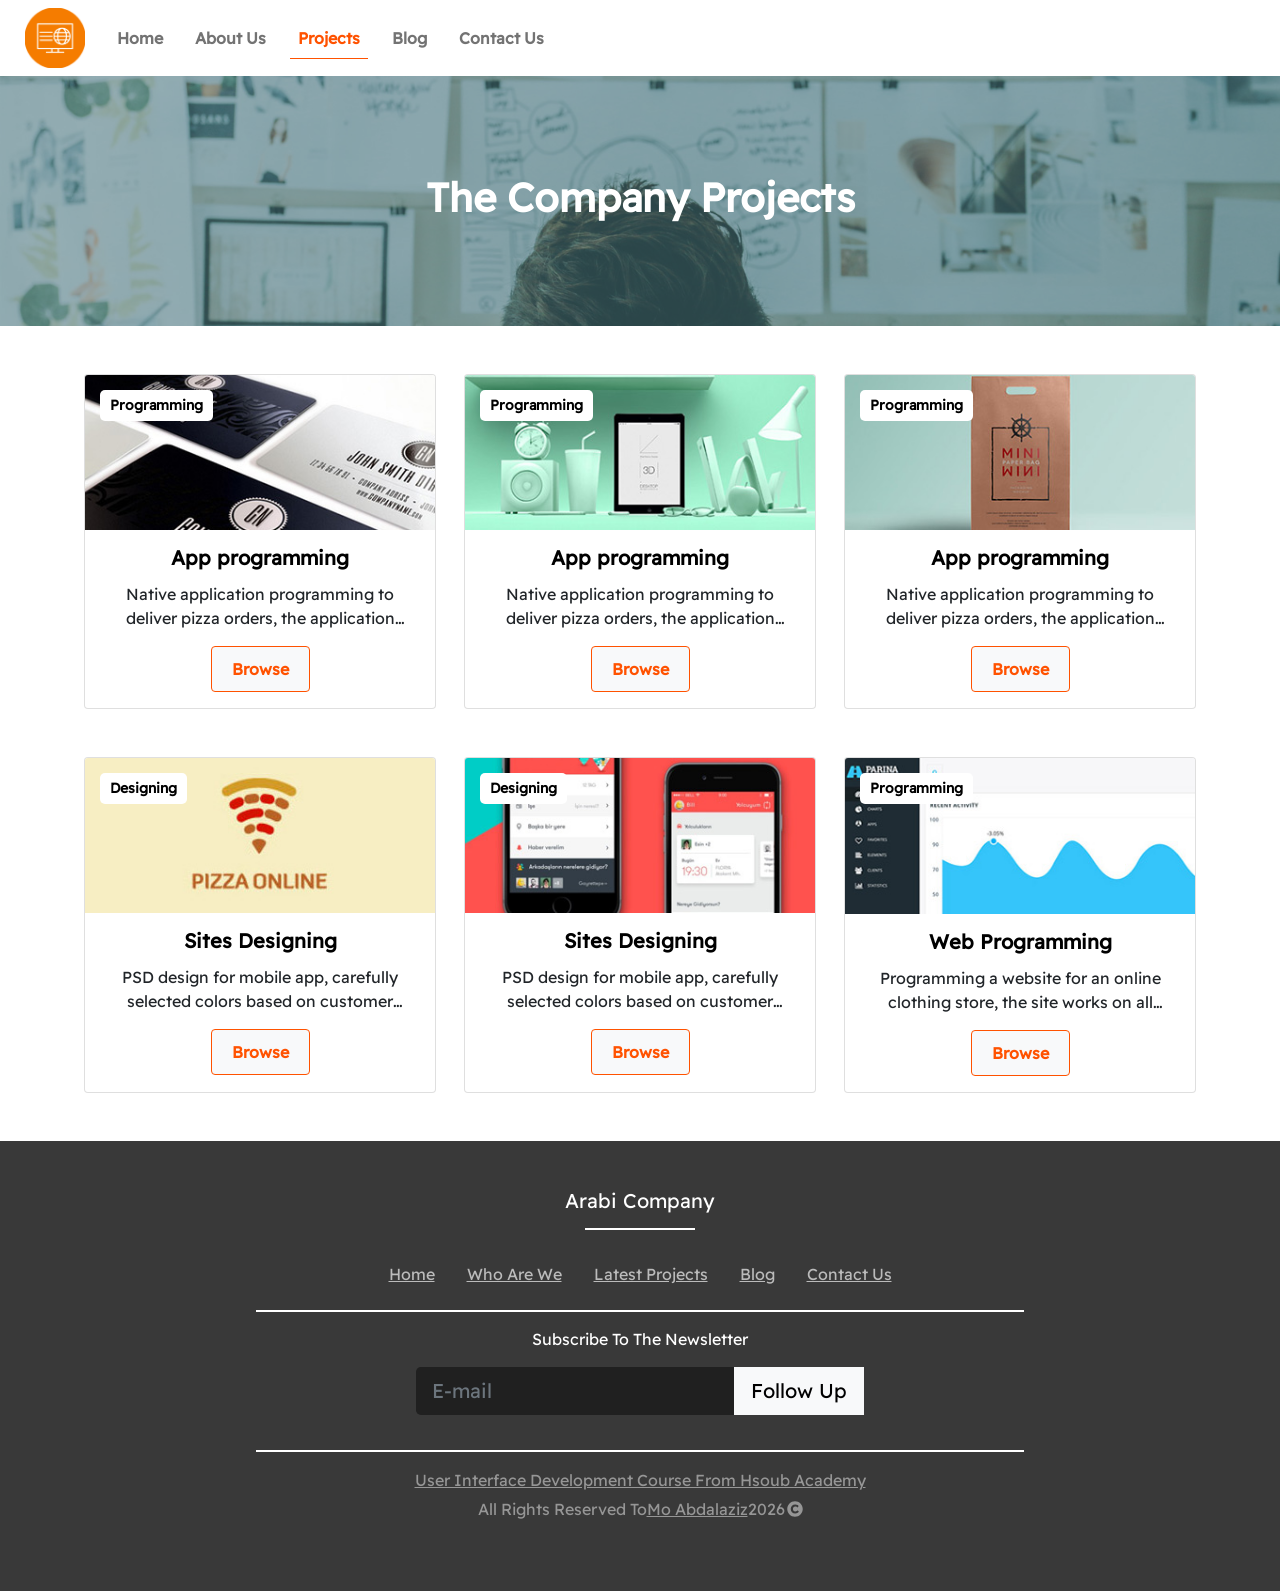
<file: projects.html>
<!doctype html><html lang="en"><head><meta charset="UTF-8"><meta http-equiv="X-UA-Compatible" content="IE=edge"><meta name="viewport" content="width=device-width,initial-scale=1"><title>Arabi Company | Our Projects</title><script defer="defer" src="js/bundle.js"></script><link href="css/style.css" rel="stylesheet"></head><body><div class="container-fluid"><section class="top-menu"><div class="row"><nav class="navbar navbar-expand-lg navbar-light w-100"><div class="container-fluid"><button class="navbar-toggler" type="button" data-bs-toggle="collapse" data-bs-target="#navbarSupportedContent"><span class="navbar-toggler-icon"></span></button> <a class="navbar-brand p-0" href="index.html"><img src="images/new-logo.png" alt="شركة عربي"></a><div class="collapse navbar-collapse" id="navbarSupportedContent"><ul class="navbar-nav me-auto"><li class="nav-item p-2"><a class="nav-link" href="index.html">Home</a></li><li class="nav-item p-2"><a class="nav-link" href="about.html">About Us</a></li><li class="nav-item p-2"><a class="nav-link active" href="projects.html">Projects</a></li><li class="nav-item p-2"><a class="nav-link" href="blog.html">Blog</a></li><li class="nav-item p-2"><a class="nav-link" href="contact.html">Contact Us</a></li></ul></div></div></nav></div></section><section class="banner"><div class="row"><div class="col-12"><div id="banner-img"><div class="overlay"><h1 class="title1 wow animate__animated animate__zoomIn" data-wow-duration="2s">The Company Projects</h1></div></div></div></div></section><section class="projects mt-5"><div class="container"><div class="row"><div class="col-lg-4 col-md-6 d-flex justify-content-center"><div class="card mb-5 wow animate__animated animate__backInLeft" data-wow-duration="1.5s" style="width:22rem"><div class="project-category"><a href="#">Programming</a></div><img src="images/our-works-1.jpg" class="card-img-top" alt="Project-1"><div class="card-body text-center"><h5 class="card-title pb-1">App programming</h5><p class="card-text project-detials">Native application programming to deliver pizza orders, the application works on Android and ios</p><a href="project-details.html" class="btn btn-light custom-btn">Browse</a></div></div></div><div class="col-lg-4 col-md-6 d-flex justify-content-center"><div class="card mb-5 wow animate__animated animate__zoomIn" data-wow-duration="1.5s" style="width:22rem"><div class="project-category"><a href="#">Programming</a></div><img src="images/our-works-2.jpg" class="card-img-top" alt="Project-2"><div class="card-body text-center"><h5 class="card-title pb-1">App programming</h5><p class="card-text project-detials">Native application programming to deliver pizza orders, the application works on Android and ios</p><a href="project-details.html" class="btn btn-light custom-btn">Browse</a></div></div></div><div class="col-lg-4 col-md-6 d-flex justify-content-center"><div class="card mb-5 wow animate__animated animate__backInRight" data-wow-duration="1.5s" style="width:22rem"><div class="project-category"><a href="#">Programming</a></div><img src="images/our-works-3.jpg" class="card-img-top" alt="Project-3"><div class="card-body text-center"><h5 class="card-title pb-1">App programming</h5><p class="card-text project-detials">Native application programming to deliver pizza orders, the application works on Android and ios</p><a href="project-details.html" class="btn btn-light custom-btn">Browse</a></div></div></div><div class="col-lg-4 col-md-6 d-flex justify-content-center"><div class="card mb-5 wow animate__animated animate__backInLeft" data-wow-duration="1.5s" style="width:22rem"><div class="project-category"><a href="#">Designing</a></div><img src="images/our-works-4.jpg" class="card-img-top" alt="Project-4"><div class="card-body text-center"><h5 class="card-title pb-1">Sites Designing</h5><p class="card-text project-detials">PSD design for mobile app, carefully selected colors based on customer request</p><a href="project-details.html" class="btn btn-light custom-btn">Browse</a></div></div></div><div class="col-lg-4 col-md-6 d-flex justify-content-center"><div class="card mb-5 wow animate__animated animate__zoomIn" data-wow-duration="1.5s" style="width:22rem"><div class="project-category"><a href="#">Designing</a></div><img src="images/our-works-5.jpg" class="card-img-top" alt="Project-5"><div class="card-body text-center"><h5 class="card-title pb-1">Sites Designing</h5><p class="card-text project-detials">PSD design for mobile app, carefully selected colors based on customer request</p><a href="project-details.html" class="btn btn-light custom-btn">Browse</a></div></div></div><div class="col-lg-4 col-md-6 d-flex justify-content-center"><div class="card mb-5 wow animate__animated animate__backInRight" data-wow-duration="1.5s" style="width:22rem"><div class="project-category"><a href="#">Programming</a></div><img src="images/our-works-6.jpg" class="card-img-top" alt="Project-6"><div class="card-body text-center"><h5 class="card-title pb-1">Web Programming</h5><p class="card-text project-detials">Programming a website for an online clothing store, the site works on all screen sizes</p><a href="project-details.html" class="btn btn-light custom-btn">Browse</a></div></div></div></div></div></section><footer><div class="row"><div class="col-12 pt-5"><h5 class="text-center wow animate__animated animate__zoomIn" data-wow-duration="2s">Arabi Company</h5></div><div id="footerNavLinks" class="col-12 d-flex justify-content-center text-center"><nav class="navbar navbar-expand-lg navbar-light"><div class="container-fluid"><ul class="navbar-nav me-auto"><li class="nav-item p-2"><a class="nav-link active" href="index.html">Home</a></li><li class="nav-item p-2"><a class="nav-link" href="about.html">Who Are We</a></li><li class="nav-item p-2"><a class="nav-link" href="projects.html">Latest Projects</a></li><li class="nav-item p-2"><a class="nav-link" href="blog.html">Blog</a></li><li class="nav-item p-2"><a class="nav-link" href="contact.html">Contact Us</a></li></ul></div></nav></div><span class="line"></span><div class="col-12 text-center"><label class="custom-heading text-white mb-3">Subscribe To The Newsletter</label><form class="form mx-auto"><div class="input-group input-group-lg mb-3"><input class="form-control" placeholder="E-mail" aria-label="Recipient's username" aria-describedby="button-addon2"> <button class="btn btn-light" type="button" id="button-addon2">Follow Up</button></div></form></div><span class="line"></span><div class="l-link col-12 d-flex justify-content-center text-center mt-3"><a href="#">User Interface Development Course From Hsoub Academy</a></div><div class="copyright col-12 d-flex justify-content-center text-center"><i class="fas fa-copyright"></i></div></div></footer></div></body></html>
</file>
<file: static/css/main.d3774fd9.css>
@charset "UTF-8";/*!
 * Bootstrap  v5.2.3 (https://getbootstrap.com/)
 * Copyright 2011-2022 The Bootstrap Authors
 * Copyright 2011-2022 Twitter, Inc.
 * Licensed under MIT (https://github.com/twbs/bootstrap/blob/main/LICENSE)
 */:root{--bs-blue:#0d6efd;--bs-indigo:#6610f2;--bs-purple:#6f42c1;--bs-pink:#d63384;--bs-red:#dc3545;--bs-orange:#fd7e14;--bs-yellow:#ffc107;--bs-green:#198754;--bs-teal:#20c997;--bs-cyan:#0dcaf0;--bs-black:#000;--bs-white:#fff;--bs-gray:#6c757d;--bs-gray-dark:#343a40;--bs-gray-100:#f8f9fa;--bs-gray-200:#e9ecef;--bs-gray-300:#dee2e6;--bs-gray-400:#ced4da;--bs-gray-500:#adb5bd;--bs-gray-600:#6c757d;--bs-gray-700:#495057;--bs-gray-800:#343a40;--bs-gray-900:#212529;--bs-primary:#0d6efd;--bs-secondary:#6c757d;--bs-success:#198754;--bs-info:#0dcaf0;--bs-warning:#ffc107;--bs-danger:#dc3545;--bs-light:#f8f9fa;--bs-dark:#212529;--bs-primary-rgb:13,110,253;--bs-secondary-rgb:108,117,125;--bs-success-rgb:25,135,84;--bs-info-rgb:13,202,240;--bs-warning-rgb:255,193,7;--bs-danger-rgb:220,53,69;--bs-light-rgb:248,249,250;--bs-dark-rgb:33,37,41;--bs-white-rgb:255,255,255;--bs-black-rgb:0,0,0;--bs-body-color-rgb:33,37,41;--bs-body-bg-rgb:255,255,255;--bs-font-sans-serif:system-ui,-apple-system,"Segoe UI",Roboto,"Helvetica Neue","Noto Sans","Liberation Sans",Arial,sans-serif,"Apple Color Emoji","Segoe UI Emoji","Segoe UI Symbol","Noto Color Emoji";--bs-font-monospace:SFMono-Regular,Menlo,Monaco,Consolas,"Liberation Mono","Courier New",monospace;--bs-gradient:linear-gradient(180deg,#ffffff26,#fff0);--bs-body-font-family:var(--bs-font-sans-serif);--bs-body-font-size:1rem;--bs-body-font-weight:400;--bs-body-line-height:1.5;--bs-body-color:#212529;--bs-body-bg:#fff;--bs-border-width:1px;--bs-border-style:solid;--bs-border-color:#dee2e6;--bs-border-color-translucent:rgba(0,0,0,.175);--bs-border-radius:0.375rem;--bs-border-radius-sm:0.25rem;--bs-border-radius-lg:0.5rem;--bs-border-radius-xl:1rem;--bs-border-radius-2xl:2rem;--bs-border-radius-pill:50rem;--bs-link-color:#0d6efd;--bs-link-hover-color:#0a58ca;--bs-code-color:#d63384;--bs-highlight-bg:#fff3cd}*,:after,:before{box-sizing:border-box}@media (prefers-reduced-motion:no-preference){:root{scroll-behavior:smooth}}body{-webkit-text-size-adjust:100%;-webkit-tap-highlight-color:transparent;background-color:#fff;background-color:var(--bs-body-bg);color:#212529;color:var(--bs-body-color);font-family:system-ui,-apple-system,Segoe UI,Roboto,Helvetica Neue,Noto Sans,Liberation Sans,Arial,sans-serif,Apple Color Emoji,Segoe UI Emoji,Segoe UI Symbol,Noto Color Emoji;font-family:var(--bs-body-font-family);font-size:1rem;font-size:var(--bs-body-font-size);font-weight:400;font-weight:var(--bs-body-font-weight);line-height:1.5;line-height:var(--bs-body-line-height);margin:0;text-align:var(--bs-body-text-align)}hr{border:0;border-top:1px solid;color:inherit;margin:1rem 0;opacity:.25}.h1,.h2,.h3,.h4,.h5,.h6,h1,h2,h3,h4,h5,h6{font-weight:500;line-height:1.2;margin-bottom:.5rem;margin-top:0}.h1,h1{font-size:calc(1.375rem + 1.5vw)}@media (min-width:1200px){.h1,h1{font-size:2.5rem}}.h2,h2{font-size:calc(1.325rem + .9vw)}@media (min-width:1200px){.h2,h2{font-size:2rem}}.h3,h3{font-size:calc(1.3rem + .6vw)}@media (min-width:1200px){.h3,h3{font-size:1.75rem}}.h4,h4{font-size:calc(1.275rem + .3vw)}@media (min-width:1200px){.h4,h4{font-size:1.5rem}}.h5,h5{font-size:1.25rem}.h6,h6{font-size:1rem}p{margin-bottom:1rem;margin-top:0}abbr[title]{cursor:help;-webkit-text-decoration:underline dotted;text-decoration:underline dotted;-webkit-text-decoration-skip-ink:none;text-decoration-skip-ink:none}address{font-style:normal;line-height:inherit;margin-bottom:1rem}ol,ul{padding-left:2rem}dl,ol,ul{margin-bottom:1rem;margin-top:0}ol ol,ol ul,ul ol,ul ul{margin-bottom:0}dt{font-weight:700}dd{margin-bottom:.5rem;margin-left:0}blockquote{margin:0 0 1rem}b,strong{font-weight:bolder}.small,small{font-size:.875em}.mark,mark{background-color:#fff3cd;background-color:var(--bs-highlight-bg);padding:.1875em}sub,sup{font-size:.75em;line-height:0;position:relative;vertical-align:initial}sub{bottom:-.25em}sup{top:-.5em}a{color:#0d6efd;color:var(--bs-link-color);text-decoration:underline}a:hover{color:#0a58ca;color:var(--bs-link-hover-color)}a:not([href]):not([class]),a:not([href]):not([class]):hover{color:inherit;text-decoration:none}code,kbd,pre,samp{font-family:SFMono-Regular,Menlo,Monaco,Consolas,Liberation Mono,Courier New,monospace;font-family:var(--bs-font-monospace);font-size:1em}pre{display:block;font-size:.875em;margin-bottom:1rem;margin-top:0;overflow:auto}pre code{color:inherit;font-size:inherit;word-break:normal}code{word-wrap:break-word;color:#d63384;color:var(--bs-code-color);font-size:.875em}a>code{color:inherit}kbd{background-color:#212529;background-color:var(--bs-body-color);border-radius:.25rem;color:#fff;color:var(--bs-body-bg);font-size:.875em;padding:.1875rem .375rem}kbd kbd{font-size:1em;padding:0}figure{margin:0 0 1rem}img,svg{vertical-align:middle}table{border-collapse:collapse;caption-side:bottom}caption{color:#6c757d;padding-bottom:.5rem;padding-top:.5rem;text-align:left}th{text-align:inherit;text-align:-webkit-match-parent}tbody,td,tfoot,th,thead,tr{border:0 solid;border-color:inherit}label{display:inline-block}button{border-radius:0}button:focus:not(:focus-visible){outline:0}button,input,optgroup,select,textarea{font-family:inherit;font-size:inherit;line-height:inherit;margin:0}button,select{text-transform:none}[role=button]{cursor:pointer}select{word-wrap:normal}select:disabled{opacity:1}[list]:not([type=date]):not([type=datetime-local]):not([type=month]):not([type=week]):not([type=time])::-webkit-calendar-picker-indicator{display:none!important}[type=button],[type=reset],[type=submit],button{-webkit-appearance:button}[type=button]:not(:disabled),[type=reset]:not(:disabled),[type=submit]:not(:disabled),button:not(:disabled){cursor:pointer}::-moz-focus-inner{border-style:none;padding:0}textarea{resize:vertical}fieldset{border:0;margin:0;min-width:0;padding:0}legend{float:left;font-size:calc(1.275rem + .3vw);line-height:inherit;margin-bottom:.5rem;padding:0;width:100%}@media (min-width:1200px){legend{font-size:1.5rem}}legend+*{clear:left}::-webkit-datetime-edit-day-field,::-webkit-datetime-edit-fields-wrapper,::-webkit-datetime-edit-hour-field,::-webkit-datetime-edit-minute,::-webkit-datetime-edit-month-field,::-webkit-datetime-edit-text,::-webkit-datetime-edit-year-field{padding:0}::-webkit-inner-spin-button{height:auto}[type=search]{-webkit-appearance:textfield;outline-offset:-2px}::-webkit-search-decoration{-webkit-appearance:none}::-webkit-color-swatch-wrapper{padding:0}::-webkit-file-upload-button{-webkit-appearance:button;font:inherit}::file-selector-button{-webkit-appearance:button;font:inherit}output{display:inline-block}iframe{border:0}summary{cursor:pointer;display:list-item}progress{vertical-align:initial}[hidden]{display:none!important}.lead{font-size:1.25rem;font-weight:300}.display-1{font-size:calc(1.625rem + 4.5vw);font-weight:300;line-height:1.2}@media (min-width:1200px){.display-1{font-size:5rem}}.display-2{font-size:calc(1.575rem + 3.9vw);font-weight:300;line-height:1.2}@media (min-width:1200px){.display-2{font-size:4.5rem}}.display-3{font-size:calc(1.525rem + 3.3vw);font-weight:300;line-height:1.2}@media (min-width:1200px){.display-3{font-size:4rem}}.display-4{font-size:calc(1.475rem + 2.7vw);font-weight:300;line-height:1.2}@media (min-width:1200px){.display-4{font-size:3.5rem}}.display-5{font-size:calc(1.425rem + 2.1vw);font-weight:300;line-height:1.2}@media (min-width:1200px){.display-5{font-size:3rem}}.display-6{font-size:calc(1.375rem + 1.5vw);font-weight:300;line-height:1.2}@media (min-width:1200px){.display-6{font-size:2.5rem}}.list-inline,.list-unstyled{list-style:none;padding-left:0}.list-inline-item{display:inline-block}.list-inline-item:not(:last-child){margin-right:.5rem}.initialism{font-size:.875em;text-transform:uppercase}.blockquote{font-size:1.25rem;margin-bottom:1rem}.blockquote>:last-child{margin-bottom:0}.blockquote-footer{color:#6c757d;font-size:.875em;margin-bottom:1rem;margin-top:-1rem}.blockquote-footer:before{content:"— "}.img-fluid,.img-thumbnail{height:auto;max-width:100%}.img-thumbnail{background-color:#fff;border:1px solid #dee2e6;border:1px solid var(--bs-border-color);border-radius:.375rem;padding:.25rem}.figure{display:inline-block}.figure-img{line-height:1;margin-bottom:.5rem}.figure-caption{color:#6c757d;font-size:.875em}.container,.container-fluid,.container-lg,.container-md,.container-sm,.container-xl,.container-xxl{--bs-gutter-x:1.5rem;--bs-gutter-y:0;margin-left:auto;margin-right:auto;padding-left:calc(var(--bs-gutter-x)*.5);padding-right:calc(var(--bs-gutter-x)*.5);width:100%}@media (min-width:576px){.container,.container-sm{max-width:540px}}@media (min-width:768px){.container,.container-md,.container-sm{max-width:720px}}@media (min-width:992px){.container,.container-lg,.container-md,.container-sm{max-width:960px}}@media (min-width:1200px){.container,.container-lg,.container-md,.container-sm,.container-xl{max-width:1140px}}@media (min-width:1400px){.container,.container-lg,.container-md,.container-sm,.container-xl,.container-xxl{max-width:1320px}}.row{--bs-gutter-x:1.5rem;--bs-gutter-y:0;display:flex;flex-wrap:wrap;margin-left:calc(var(--bs-gutter-x)*-.5);margin-right:calc(var(--bs-gutter-x)*-.5);margin-top:calc(var(--bs-gutter-y)*-1)}.row>*{flex-shrink:0;margin-top:var(--bs-gutter-y);max-width:100%;padding-left:calc(var(--bs-gutter-x)*.5);padding-right:calc(var(--bs-gutter-x)*.5);width:100%}.col{flex:1 0}.row-cols-auto>*{flex:0 0 auto;width:auto}.row-cols-1>*{flex:0 0 auto;width:100%}.row-cols-2>*{flex:0 0 auto;width:50%}.row-cols-3>*{flex:0 0 auto;width:33.3333333333%}.row-cols-4>*{flex:0 0 auto;width:25%}.row-cols-5>*{flex:0 0 auto;width:20%}.row-cols-6>*{flex:0 0 auto;width:16.6666666667%}.col-auto{flex:0 0 auto;width:auto}.col-1{flex:0 0 auto;width:8.33333333%}.col-2{flex:0 0 auto;width:16.66666667%}.col-3{flex:0 0 auto;width:25%}.col-4{flex:0 0 auto;width:33.33333333%}.col-5{flex:0 0 auto;width:41.66666667%}.col-6{flex:0 0 auto;width:50%}.col-7{flex:0 0 auto;width:58.33333333%}.col-8{flex:0 0 auto;width:66.66666667%}.col-9{flex:0 0 auto;width:75%}.col-10{flex:0 0 auto;width:83.33333333%}.col-11{flex:0 0 auto;width:91.66666667%}.col-12{flex:0 0 auto;width:100%}.offset-1{margin-left:8.33333333%}.offset-2{margin-left:16.66666667%}.offset-3{margin-left:25%}.offset-4{margin-left:33.33333333%}.offset-5{margin-left:41.66666667%}.offset-6{margin-left:50%}.offset-7{margin-left:58.33333333%}.offset-8{margin-left:66.66666667%}.offset-9{margin-left:75%}.offset-10{margin-left:83.33333333%}.offset-11{margin-left:91.66666667%}.g-0,.gx-0{--bs-gutter-x:0}.g-0,.gy-0{--bs-gutter-y:0}.g-1,.gx-1{--bs-gutter-x:0.25rem}.g-1,.gy-1{--bs-gutter-y:0.25rem}.g-2,.gx-2{--bs-gutter-x:0.5rem}.g-2,.gy-2{--bs-gutter-y:0.5rem}.g-3,.gx-3{--bs-gutter-x:1rem}.g-3,.gy-3{--bs-gutter-y:1rem}.g-4,.gx-4{--bs-gutter-x:1.5rem}.g-4,.gy-4{--bs-gutter-y:1.5rem}.g-5,.gx-5{--bs-gutter-x:3rem}.g-5,.gy-5{--bs-gutter-y:3rem}@media (min-width:576px){.col-sm{flex:1 0}.row-cols-sm-auto>*{flex:0 0 auto;width:auto}.row-cols-sm-1>*{flex:0 0 auto;width:100%}.row-cols-sm-2>*{flex:0 0 auto;width:50%}.row-cols-sm-3>*{flex:0 0 auto;width:33.3333333333%}.row-cols-sm-4>*{flex:0 0 auto;width:25%}.row-cols-sm-5>*{flex:0 0 auto;width:20%}.row-cols-sm-6>*{flex:0 0 auto;width:16.6666666667%}.col-sm-auto{flex:0 0 auto;width:auto}.col-sm-1{flex:0 0 auto;width:8.33333333%}.col-sm-2{flex:0 0 auto;width:16.66666667%}.col-sm-3{flex:0 0 auto;width:25%}.col-sm-4{flex:0 0 auto;width:33.33333333%}.col-sm-5{flex:0 0 auto;width:41.66666667%}.col-sm-6{flex:0 0 auto;width:50%}.col-sm-7{flex:0 0 auto;width:58.33333333%}.col-sm-8{flex:0 0 auto;width:66.66666667%}.col-sm-9{flex:0 0 auto;width:75%}.col-sm-10{flex:0 0 auto;width:83.33333333%}.col-sm-11{flex:0 0 auto;width:91.66666667%}.col-sm-12{flex:0 0 auto;width:100%}.offset-sm-0{margin-left:0}.offset-sm-1{margin-left:8.33333333%}.offset-sm-2{margin-left:16.66666667%}.offset-sm-3{margin-left:25%}.offset-sm-4{margin-left:33.33333333%}.offset-sm-5{margin-left:41.66666667%}.offset-sm-6{margin-left:50%}.offset-sm-7{margin-left:58.33333333%}.offset-sm-8{margin-left:66.66666667%}.offset-sm-9{margin-left:75%}.offset-sm-10{margin-left:83.33333333%}.offset-sm-11{margin-left:91.66666667%}.g-sm-0,.gx-sm-0{--bs-gutter-x:0}.g-sm-0,.gy-sm-0{--bs-gutter-y:0}.g-sm-1,.gx-sm-1{--bs-gutter-x:0.25rem}.g-sm-1,.gy-sm-1{--bs-gutter-y:0.25rem}.g-sm-2,.gx-sm-2{--bs-gutter-x:0.5rem}.g-sm-2,.gy-sm-2{--bs-gutter-y:0.5rem}.g-sm-3,.gx-sm-3{--bs-gutter-x:1rem}.g-sm-3,.gy-sm-3{--bs-gutter-y:1rem}.g-sm-4,.gx-sm-4{--bs-gutter-x:1.5rem}.g-sm-4,.gy-sm-4{--bs-gutter-y:1.5rem}.g-sm-5,.gx-sm-5{--bs-gutter-x:3rem}.g-sm-5,.gy-sm-5{--bs-gutter-y:3rem}}@media (min-width:768px){.col-md{flex:1 0}.row-cols-md-auto>*{flex:0 0 auto;width:auto}.row-cols-md-1>*{flex:0 0 auto;width:100%}.row-cols-md-2>*{flex:0 0 auto;width:50%}.row-cols-md-3>*{flex:0 0 auto;width:33.3333333333%}.row-cols-md-4>*{flex:0 0 auto;width:25%}.row-cols-md-5>*{flex:0 0 auto;width:20%}.row-cols-md-6>*{flex:0 0 auto;width:16.6666666667%}.col-md-auto{flex:0 0 auto;width:auto}.col-md-1{flex:0 0 auto;width:8.33333333%}.col-md-2{flex:0 0 auto;width:16.66666667%}.col-md-3{flex:0 0 auto;width:25%}.col-md-4{flex:0 0 auto;width:33.33333333%}.col-md-5{flex:0 0 auto;width:41.66666667%}.col-md-6{flex:0 0 auto;width:50%}.col-md-7{flex:0 0 auto;width:58.33333333%}.col-md-8{flex:0 0 auto;width:66.66666667%}.col-md-9{flex:0 0 auto;width:75%}.col-md-10{flex:0 0 auto;width:83.33333333%}.col-md-11{flex:0 0 auto;width:91.66666667%}.col-md-12{flex:0 0 auto;width:100%}.offset-md-0{margin-left:0}.offset-md-1{margin-left:8.33333333%}.offset-md-2{margin-left:16.66666667%}.offset-md-3{margin-left:25%}.offset-md-4{margin-left:33.33333333%}.offset-md-5{margin-left:41.66666667%}.offset-md-6{margin-left:50%}.offset-md-7{margin-left:58.33333333%}.offset-md-8{margin-left:66.66666667%}.offset-md-9{margin-left:75%}.offset-md-10{margin-left:83.33333333%}.offset-md-11{margin-left:91.66666667%}.g-md-0,.gx-md-0{--bs-gutter-x:0}.g-md-0,.gy-md-0{--bs-gutter-y:0}.g-md-1,.gx-md-1{--bs-gutter-x:0.25rem}.g-md-1,.gy-md-1{--bs-gutter-y:0.25rem}.g-md-2,.gx-md-2{--bs-gutter-x:0.5rem}.g-md-2,.gy-md-2{--bs-gutter-y:0.5rem}.g-md-3,.gx-md-3{--bs-gutter-x:1rem}.g-md-3,.gy-md-3{--bs-gutter-y:1rem}.g-md-4,.gx-md-4{--bs-gutter-x:1.5rem}.g-md-4,.gy-md-4{--bs-gutter-y:1.5rem}.g-md-5,.gx-md-5{--bs-gutter-x:3rem}.g-md-5,.gy-md-5{--bs-gutter-y:3rem}}@media (min-width:992px){.col-lg{flex:1 0}.row-cols-lg-auto>*{flex:0 0 auto;width:auto}.row-cols-lg-1>*{flex:0 0 auto;width:100%}.row-cols-lg-2>*{flex:0 0 auto;width:50%}.row-cols-lg-3>*{flex:0 0 auto;width:33.3333333333%}.row-cols-lg-4>*{flex:0 0 auto;width:25%}.row-cols-lg-5>*{flex:0 0 auto;width:20%}.row-cols-lg-6>*{flex:0 0 auto;width:16.6666666667%}.col-lg-auto{flex:0 0 auto;width:auto}.col-lg-1{flex:0 0 auto;width:8.33333333%}.col-lg-2{flex:0 0 auto;width:16.66666667%}.col-lg-3{flex:0 0 auto;width:25%}.col-lg-4{flex:0 0 auto;width:33.33333333%}.col-lg-5{flex:0 0 auto;width:41.66666667%}.col-lg-6{flex:0 0 auto;width:50%}.col-lg-7{flex:0 0 auto;width:58.33333333%}.col-lg-8{flex:0 0 auto;width:66.66666667%}.col-lg-9{flex:0 0 auto;width:75%}.col-lg-10{flex:0 0 auto;width:83.33333333%}.col-lg-11{flex:0 0 auto;width:91.66666667%}.col-lg-12{flex:0 0 auto;width:100%}.offset-lg-0{margin-left:0}.offset-lg-1{margin-left:8.33333333%}.offset-lg-2{margin-left:16.66666667%}.offset-lg-3{margin-left:25%}.offset-lg-4{margin-left:33.33333333%}.offset-lg-5{margin-left:41.66666667%}.offset-lg-6{margin-left:50%}.offset-lg-7{margin-left:58.33333333%}.offset-lg-8{margin-left:66.66666667%}.offset-lg-9{margin-left:75%}.offset-lg-10{margin-left:83.33333333%}.offset-lg-11{margin-left:91.66666667%}.g-lg-0,.gx-lg-0{--bs-gutter-x:0}.g-lg-0,.gy-lg-0{--bs-gutter-y:0}.g-lg-1,.gx-lg-1{--bs-gutter-x:0.25rem}.g-lg-1,.gy-lg-1{--bs-gutter-y:0.25rem}.g-lg-2,.gx-lg-2{--bs-gutter-x:0.5rem}.g-lg-2,.gy-lg-2{--bs-gutter-y:0.5rem}.g-lg-3,.gx-lg-3{--bs-gutter-x:1rem}.g-lg-3,.gy-lg-3{--bs-gutter-y:1rem}.g-lg-4,.gx-lg-4{--bs-gutter-x:1.5rem}.g-lg-4,.gy-lg-4{--bs-gutter-y:1.5rem}.g-lg-5,.gx-lg-5{--bs-gutter-x:3rem}.g-lg-5,.gy-lg-5{--bs-gutter-y:3rem}}@media (min-width:1200px){.col-xl{flex:1 0}.row-cols-xl-auto>*{flex:0 0 auto;width:auto}.row-cols-xl-1>*{flex:0 0 auto;width:100%}.row-cols-xl-2>*{flex:0 0 auto;width:50%}.row-cols-xl-3>*{flex:0 0 auto;width:33.3333333333%}.row-cols-xl-4>*{flex:0 0 auto;width:25%}.row-cols-xl-5>*{flex:0 0 auto;width:20%}.row-cols-xl-6>*{flex:0 0 auto;width:16.6666666667%}.col-xl-auto{flex:0 0 auto;width:auto}.col-xl-1{flex:0 0 auto;width:8.33333333%}.col-xl-2{flex:0 0 auto;width:16.66666667%}.col-xl-3{flex:0 0 auto;width:25%}.col-xl-4{flex:0 0 auto;width:33.33333333%}.col-xl-5{flex:0 0 auto;width:41.66666667%}.col-xl-6{flex:0 0 auto;width:50%}.col-xl-7{flex:0 0 auto;width:58.33333333%}.col-xl-8{flex:0 0 auto;width:66.66666667%}.col-xl-9{flex:0 0 auto;width:75%}.col-xl-10{flex:0 0 auto;width:83.33333333%}.col-xl-11{flex:0 0 auto;width:91.66666667%}.col-xl-12{flex:0 0 auto;width:100%}.offset-xl-0{margin-left:0}.offset-xl-1{margin-left:8.33333333%}.offset-xl-2{margin-left:16.66666667%}.offset-xl-3{margin-left:25%}.offset-xl-4{margin-left:33.33333333%}.offset-xl-5{margin-left:41.66666667%}.offset-xl-6{margin-left:50%}.offset-xl-7{margin-left:58.33333333%}.offset-xl-8{margin-left:66.66666667%}.offset-xl-9{margin-left:75%}.offset-xl-10{margin-left:83.33333333%}.offset-xl-11{margin-left:91.66666667%}.g-xl-0,.gx-xl-0{--bs-gutter-x:0}.g-xl-0,.gy-xl-0{--bs-gutter-y:0}.g-xl-1,.gx-xl-1{--bs-gutter-x:0.25rem}.g-xl-1,.gy-xl-1{--bs-gutter-y:0.25rem}.g-xl-2,.gx-xl-2{--bs-gutter-x:0.5rem}.g-xl-2,.gy-xl-2{--bs-gutter-y:0.5rem}.g-xl-3,.gx-xl-3{--bs-gutter-x:1rem}.g-xl-3,.gy-xl-3{--bs-gutter-y:1rem}.g-xl-4,.gx-xl-4{--bs-gutter-x:1.5rem}.g-xl-4,.gy-xl-4{--bs-gutter-y:1.5rem}.g-xl-5,.gx-xl-5{--bs-gutter-x:3rem}.g-xl-5,.gy-xl-5{--bs-gutter-y:3rem}}@media (min-width:1400px){.col-xxl{flex:1 0}.row-cols-xxl-auto>*{flex:0 0 auto;width:auto}.row-cols-xxl-1>*{flex:0 0 auto;width:100%}.row-cols-xxl-2>*{flex:0 0 auto;width:50%}.row-cols-xxl-3>*{flex:0 0 auto;width:33.3333333333%}.row-cols-xxl-4>*{flex:0 0 auto;width:25%}.row-cols-xxl-5>*{flex:0 0 auto;width:20%}.row-cols-xxl-6>*{flex:0 0 auto;width:16.6666666667%}.col-xxl-auto{flex:0 0 auto;width:auto}.col-xxl-1{flex:0 0 auto;width:8.33333333%}.col-xxl-2{flex:0 0 auto;width:16.66666667%}.col-xxl-3{flex:0 0 auto;width:25%}.col-xxl-4{flex:0 0 auto;width:33.33333333%}.col-xxl-5{flex:0 0 auto;width:41.66666667%}.col-xxl-6{flex:0 0 auto;width:50%}.col-xxl-7{flex:0 0 auto;width:58.33333333%}.col-xxl-8{flex:0 0 auto;width:66.66666667%}.col-xxl-9{flex:0 0 auto;width:75%}.col-xxl-10{flex:0 0 auto;width:83.33333333%}.col-xxl-11{flex:0 0 auto;width:91.66666667%}.col-xxl-12{flex:0 0 auto;width:100%}.offset-xxl-0{margin-left:0}.offset-xxl-1{margin-left:8.33333333%}.offset-xxl-2{margin-left:16.66666667%}.offset-xxl-3{margin-left:25%}.offset-xxl-4{margin-left:33.33333333%}.offset-xxl-5{margin-left:41.66666667%}.offset-xxl-6{margin-left:50%}.offset-xxl-7{margin-left:58.33333333%}.offset-xxl-8{margin-left:66.66666667%}.offset-xxl-9{margin-left:75%}.offset-xxl-10{margin-left:83.33333333%}.offset-xxl-11{margin-left:91.66666667%}.g-xxl-0,.gx-xxl-0{--bs-gutter-x:0}.g-xxl-0,.gy-xxl-0{--bs-gutter-y:0}.g-xxl-1,.gx-xxl-1{--bs-gutter-x:0.25rem}.g-xxl-1,.gy-xxl-1{--bs-gutter-y:0.25rem}.g-xxl-2,.gx-xxl-2{--bs-gutter-x:0.5rem}.g-xxl-2,.gy-xxl-2{--bs-gutter-y:0.5rem}.g-xxl-3,.gx-xxl-3{--bs-gutter-x:1rem}.g-xxl-3,.gy-xxl-3{--bs-gutter-y:1rem}.g-xxl-4,.gx-xxl-4{--bs-gutter-x:1.5rem}.g-xxl-4,.gy-xxl-4{--bs-gutter-y:1.5rem}.g-xxl-5,.gx-xxl-5{--bs-gutter-x:3rem}.g-xxl-5,.gy-xxl-5{--bs-gutter-y:3rem}}.table{--bs-table-color:var(--bs-body-color);--bs-table-bg:#0000;--bs-table-border-color:var(--bs-border-color);--bs-table-accent-bg:#0000;--bs-table-striped-color:var(--bs-body-color);--bs-table-striped-bg:#0000000d;--bs-table-active-color:var(--bs-body-color);--bs-table-active-bg:#0000001a;--bs-table-hover-color:var(--bs-body-color);--bs-table-hover-bg:rgba(0,0,0,.075);border-color:var(--bs-table-border-color);color:var(--bs-table-color);margin-bottom:1rem;vertical-align:top;width:100%}.table>:not(caption)>*>*{background-color:var(--bs-table-bg);border-bottom-width:1px;box-shadow:inset 0 0 0 9999px var(--bs-table-accent-bg);padding:.5rem}.table>tbody{vertical-align:inherit}.table>thead{vertical-align:bottom}.table-group-divider{border-top:2px solid}.caption-top{caption-side:top}.table-sm>:not(caption)>*>*{padding:.25rem}.table-bordered>:not(caption)>*{border-width:1px 0}.table-bordered>:not(caption)>*>*{border-width:0 1px}.table-borderless>:not(caption)>*>*{border-bottom-width:0}.table-borderless>:not(:first-child){border-top-width:0}.table-striped-columns>:not(caption)>tr>:nth-child(2n),.table-striped>tbody>tr:nth-of-type(odd)>*{--bs-table-accent-bg:var(--bs-table-striped-bg);color:var(--bs-table-striped-color)}.table-active{--bs-table-accent-bg:var(--bs-table-active-bg);color:var(--bs-table-active-color)}.table-hover>tbody>tr:hover>*{--bs-table-accent-bg:var(--bs-table-hover-bg);color:var(--bs-table-hover-color)}.table-primary{--bs-table-color:#000;--bs-table-bg:#cfe2ff;--bs-table-border-color:#bacbe6;--bs-table-striped-bg:#c5d7f2;--bs-table-striped-color:#000;--bs-table-active-bg:#bacbe6;--bs-table-active-color:#000;--bs-table-hover-bg:#bfd1ec;--bs-table-hover-color:#000}.table-primary,.table-secondary{border-color:var(--bs-table-border-color);color:var(--bs-table-color)}.table-secondary{--bs-table-color:#000;--bs-table-bg:#e2e3e5;--bs-table-border-color:#cbccce;--bs-table-striped-bg:#d7d8da;--bs-table-striped-color:#000;--bs-table-active-bg:#cbccce;--bs-table-active-color:#000;--bs-table-hover-bg:#d1d2d4;--bs-table-hover-color:#000}.table-success{--bs-table-color:#000;--bs-table-bg:#d1e7dd;--bs-table-border-color:#bcd0c7;--bs-table-striped-bg:#c7dbd2;--bs-table-striped-color:#000;--bs-table-active-bg:#bcd0c7;--bs-table-active-color:#000;--bs-table-hover-bg:#c1d6cc;--bs-table-hover-color:#000}.table-info,.table-success{border-color:var(--bs-table-border-color);color:var(--bs-table-color)}.table-info{--bs-table-color:#000;--bs-table-bg:#cff4fc;--bs-table-border-color:#badce3;--bs-table-striped-bg:#c5e8ef;--bs-table-striped-color:#000;--bs-table-active-bg:#badce3;--bs-table-active-color:#000;--bs-table-hover-bg:#bfe2e9;--bs-table-hover-color:#000}.table-warning{--bs-table-color:#000;--bs-table-bg:#fff3cd;--bs-table-border-color:#e6dbb9;--bs-table-striped-bg:#f2e7c3;--bs-table-striped-color:#000;--bs-table-active-bg:#e6dbb9;--bs-table-active-color:#000;--bs-table-hover-bg:#ece1be;--bs-table-hover-color:#000}.table-danger,.table-warning{border-color:var(--bs-table-border-color);color:var(--bs-table-color)}.table-danger{--bs-table-color:#000;--bs-table-bg:#f8d7da;--bs-table-border-color:#dfc2c4;--bs-table-striped-bg:#eccccf;--bs-table-striped-color:#000;--bs-table-active-bg:#dfc2c4;--bs-table-active-color:#000;--bs-table-hover-bg:#e5c7ca;--bs-table-hover-color:#000}.table-light{--bs-table-color:#000;--bs-table-bg:#f8f9fa;--bs-table-border-color:#dfe0e1;--bs-table-striped-bg:#ecedee;--bs-table-striped-color:#000;--bs-table-active-bg:#dfe0e1;--bs-table-active-color:#000;--bs-table-hover-bg:#e5e6e7;--bs-table-hover-color:#000}.table-dark,.table-light{border-color:var(--bs-table-border-color);color:var(--bs-table-color)}.table-dark{--bs-table-color:#fff;--bs-table-bg:#212529;--bs-table-border-color:#373b3e;--bs-table-striped-bg:#2c3034;--bs-table-striped-color:#fff;--bs-table-active-bg:#373b3e;--bs-table-active-color:#fff;--bs-table-hover-bg:#323539;--bs-table-hover-color:#fff}.table-responsive{-webkit-overflow-scrolling:touch;overflow-x:auto}@media (max-width:575.98px){.table-responsive-sm{-webkit-overflow-scrolling:touch;overflow-x:auto}}@media (max-width:767.98px){.table-responsive-md{-webkit-overflow-scrolling:touch;overflow-x:auto}}@media (max-width:991.98px){.table-responsive-lg{-webkit-overflow-scrolling:touch;overflow-x:auto}}@media (max-width:1199.98px){.table-responsive-xl{-webkit-overflow-scrolling:touch;overflow-x:auto}}@media (max-width:1399.98px){.table-responsive-xxl{-webkit-overflow-scrolling:touch;overflow-x:auto}}.form-label{margin-bottom:.5rem}.col-form-label{font-size:inherit;line-height:1.5;margin-bottom:0;padding-bottom:calc(.375rem + 1px);padding-top:calc(.375rem + 1px)}.col-form-label-lg{font-size:1.25rem;padding-bottom:calc(.5rem + 1px);padding-top:calc(.5rem + 1px)}.col-form-label-sm{font-size:.875rem;padding-bottom:calc(.25rem + 1px);padding-top:calc(.25rem + 1px)}.form-text{color:#6c757d;font-size:.875em;margin-top:.25rem}.form-control{-webkit-appearance:none;appearance:none;background-clip:padding-box;background-color:#fff;border:1px solid #ced4da;border-radius:.375rem;color:#212529;display:block;font-size:1rem;font-weight:400;line-height:1.5;padding:.375rem .75rem;transition:border-color .15s ease-in-out,box-shadow .15s ease-in-out;width:100%}@media (prefers-reduced-motion:reduce){.form-control{transition:none}}.form-control[type=file]{overflow:hidden}.form-control[type=file]:not(:disabled):not([readonly]){cursor:pointer}.form-control:focus{background-color:#fff;border-color:#86b7fe;box-shadow:0 0 0 .25rem #0d6efd40;color:#212529;outline:0}.form-control::-webkit-date-and-time-value{height:1.5em}.form-control::placeholder{color:#6c757d;opacity:1}.form-control:disabled{background-color:#e9ecef;opacity:1}.form-control::-webkit-file-upload-button{background-color:#e9ecef;border:0 solid;border-color:inherit;border-inline-end-width:1px;border-radius:0;color:#212529;margin:-.375rem -.75rem;margin-inline-end:.75rem;padding:.375rem .75rem;pointer-events:none;-webkit-transition:color .15s ease-in-out,background-color .15s ease-in-out,border-color .15s ease-in-out,box-shadow .15s ease-in-out;transition:color .15s ease-in-out,background-color .15s ease-in-out,border-color .15s ease-in-out,box-shadow .15s ease-in-out}.form-control::file-selector-button{background-color:#e9ecef;border:0 solid;border-color:inherit;border-inline-end-width:1px;border-radius:0;color:#212529;margin:-.375rem -.75rem;margin-inline-end:.75rem;padding:.375rem .75rem;pointer-events:none;transition:color .15s ease-in-out,background-color .15s ease-in-out,border-color .15s ease-in-out,box-shadow .15s ease-in-out}@media (prefers-reduced-motion:reduce){.form-control::-webkit-file-upload-button{-webkit-transition:none;transition:none}.form-control::file-selector-button{transition:none}}.form-control:hover:not(:disabled):not([readonly])::-webkit-file-upload-button{background-color:#dde0e3}.form-control:hover:not(:disabled):not([readonly])::file-selector-button{background-color:#dde0e3}.form-control-plaintext{background-color:initial;border:solid #0000;border-width:1px 0;color:#212529;display:block;line-height:1.5;margin-bottom:0;padding:.375rem 0;width:100%}.form-control-plaintext:focus{outline:0}.form-control-plaintext.form-control-lg,.form-control-plaintext.form-control-sm{padding-left:0;padding-right:0}.form-control-sm{border-radius:.25rem;font-size:.875rem;min-height:calc(1.5em + .5rem + 2px);padding:.25rem .5rem}.form-control-sm::-webkit-file-upload-button{margin:-.25rem -.5rem;margin-inline-end:.5rem;padding:.25rem .5rem}.form-control-sm::file-selector-button{margin:-.25rem -.5rem;margin-inline-end:.5rem;padding:.25rem .5rem}.form-control-lg{border-radius:.5rem;font-size:1.25rem;min-height:calc(1.5em + 1rem + 2px);padding:.5rem 1rem}.form-control-lg::-webkit-file-upload-button{margin:-.5rem -1rem;margin-inline-end:1rem;padding:.5rem 1rem}.form-control-lg::file-selector-button{margin:-.5rem -1rem;margin-inline-end:1rem;padding:.5rem 1rem}textarea.form-control{min-height:calc(1.5em + .75rem + 2px)}textarea.form-control-sm{min-height:calc(1.5em + .5rem + 2px)}textarea.form-control-lg{min-height:calc(1.5em + 1rem + 2px)}.form-control-color{height:calc(1.5em + .75rem + 2px);padding:.375rem;width:3rem}.form-control-color:not(:disabled):not([readonly]){cursor:pointer}.form-control-color::-moz-color-swatch{border:0!important;border-radius:.375rem}.form-control-color::-webkit-color-swatch{border-radius:.375rem}.form-control-color.form-control-sm{height:calc(1.5em + .5rem + 2px)}.form-control-color.form-control-lg{height:calc(1.5em + 1rem + 2px)}.form-select{-moz-padding-start:calc(.75rem - 3px);-webkit-appearance:none;appearance:none;background-color:#fff;background-image:url("data:image/svg+xml;charset=utf-8,%3Csvg xmlns='http://www.w3.org/2000/svg' viewBox='0 0 16 16'%3E%3Cpath fill='none' stroke='%23343a40' stroke-linecap='round' stroke-linejoin='round' stroke-width='2' d='m2 5 6 6 6-6'/%3E%3C/svg%3E");background-position:right .75rem center;background-repeat:no-repeat;background-size:16px 12px;border:1px solid #ced4da;border-radius:.375rem;color:#212529;display:block;font-size:1rem;font-weight:400;line-height:1.5;padding:.375rem 2.25rem .375rem .75rem;transition:border-color .15s ease-in-out,box-shadow .15s ease-in-out;width:100%}@media (prefers-reduced-motion:reduce){.form-select{transition:none}}.form-select:focus{border-color:#86b7fe;box-shadow:0 0 0 .25rem #0d6efd40;outline:0}.form-select[multiple],.form-select[size]:not([size="1"]){background-image:none;padding-right:.75rem}.form-select:disabled{background-color:#e9ecef}.form-select:-moz-focusring{color:#0000;text-shadow:0 0 0 #212529}.form-select-sm{border-radius:.25rem;font-size:.875rem;padding-bottom:.25rem;padding-left:.5rem;padding-top:.25rem}.form-select-lg{border-radius:.5rem;font-size:1.25rem;padding-bottom:.5rem;padding-left:1rem;padding-top:.5rem}.form-check{display:block;margin-bottom:.125rem;min-height:1.5rem;padding-left:1.5em}.form-check .form-check-input{float:left;margin-left:-1.5em}.form-check-reverse{padding-left:0;padding-right:1.5em;text-align:right}.form-check-reverse .form-check-input{float:right;margin-left:0;margin-right:-1.5em}.form-check-input{-webkit-appearance:none;appearance:none;background-color:#fff;background-position:50%;background-repeat:no-repeat;background-size:contain;border:1px solid #00000040;height:1em;margin-top:.25em;-webkit-print-color-adjust:exact;print-color-adjust:exact;vertical-align:top;width:1em}.form-check-input[type=checkbox]{border-radius:.25em}.form-check-input[type=radio]{border-radius:50%}.form-check-input:active{filter:brightness(90%)}.form-check-input:focus{border-color:#86b7fe;box-shadow:0 0 0 .25rem #0d6efd40;outline:0}.form-check-input:checked{background-color:#0d6efd;border-color:#0d6efd}.form-check-input:checked[type=checkbox]{background-image:url("data:image/svg+xml;charset=utf-8,%3Csvg xmlns='http://www.w3.org/2000/svg' viewBox='0 0 20 20'%3E%3Cpath fill='none' stroke='%23fff' stroke-linecap='round' stroke-linejoin='round' stroke-width='3' d='m6 10 3 3 6-6'/%3E%3C/svg%3E")}.form-check-input:checked[type=radio]{background-image:url("data:image/svg+xml;charset=utf-8,%3Csvg xmlns='http://www.w3.org/2000/svg' viewBox='-4 -4 8 8'%3E%3Ccircle r='2' fill='%23fff'/%3E%3C/svg%3E")}.form-check-input[type=checkbox]:indeterminate{background-color:#0d6efd;background-image:url("data:image/svg+xml;charset=utf-8,%3Csvg xmlns='http://www.w3.org/2000/svg' viewBox='0 0 20 20'%3E%3Cpath fill='none' stroke='%23fff' stroke-linecap='round' stroke-linejoin='round' stroke-width='3' d='M6 10h8'/%3E%3C/svg%3E");border-color:#0d6efd}.form-check-input:disabled{filter:none;opacity:.5;pointer-events:none}.form-check-input:disabled~.form-check-label,.form-check-input[disabled]~.form-check-label{cursor:default;opacity:.5}.form-switch{padding-left:2.5em}.form-switch .form-check-input{background-image:url("data:image/svg+xml;charset=utf-8,%3Csvg xmlns='http://www.w3.org/2000/svg' viewBox='-4 -4 8 8'%3E%3Ccircle r='3' fill='rgba(0, 0, 0, 0.25)'/%3E%3C/svg%3E");background-position:0;border-radius:2em;margin-left:-2.5em;transition:background-position .15s ease-in-out;width:2em}@media (prefers-reduced-motion:reduce){.form-switch .form-check-input{transition:none}}.form-switch .form-check-input:focus{background-image:url("data:image/svg+xml;charset=utf-8,%3Csvg xmlns='http://www.w3.org/2000/svg' viewBox='-4 -4 8 8'%3E%3Ccircle r='3' fill='%2386b7fe'/%3E%3C/svg%3E")}.form-switch .form-check-input:checked{background-image:url("data:image/svg+xml;charset=utf-8,%3Csvg xmlns='http://www.w3.org/2000/svg' viewBox='-4 -4 8 8'%3E%3Ccircle r='3' fill='%23fff'/%3E%3C/svg%3E");background-position:100%}.form-switch.form-check-reverse{padding-left:0;padding-right:2.5em}.form-switch.form-check-reverse .form-check-input{margin-left:0;margin-right:-2.5em}.form-check-inline{display:inline-block;margin-right:1rem}.btn-check{clip:rect(0,0,0,0);pointer-events:none;position:absolute}.btn-check:disabled+.btn,.btn-check[disabled]+.btn{filter:none;opacity:.65;pointer-events:none}.form-range{-webkit-appearance:none;appearance:none;background-color:initial;height:1.5rem;padding:0;width:100%}.form-range:focus{outline:0}.form-range:focus::-webkit-slider-thumb{box-shadow:0 0 0 1px #fff,0 0 0 .25rem #0d6efd40}.form-range:focus::-moz-range-thumb{box-shadow:0 0 0 1px #fff,0 0 0 .25rem #0d6efd40}.form-range::-moz-focus-outer{border:0}.form-range::-webkit-slider-thumb{-webkit-appearance:none;appearance:none;background-color:#0d6efd;border:0;border-radius:1rem;height:1rem;margin-top:-.25rem;-webkit-transition:background-color .15s ease-in-out,border-color .15s ease-in-out,box-shadow .15s ease-in-out;transition:background-color .15s ease-in-out,border-color .15s ease-in-out,box-shadow .15s ease-in-out;width:1rem}@media (prefers-reduced-motion:reduce){.form-range::-webkit-slider-thumb{-webkit-transition:none;transition:none}}.form-range::-webkit-slider-thumb:active{background-color:#b6d4fe}.form-range::-webkit-slider-runnable-track{background-color:#dee2e6;border-color:#0000;border-radius:1rem;color:#0000;cursor:pointer;height:.5rem;width:100%}.form-range::-moz-range-thumb{appearance:none;background-color:#0d6efd;border:0;border-radius:1rem;height:1rem;-moz-transition:background-color .15s ease-in-out,border-color .15s ease-in-out,box-shadow .15s ease-in-out;transition:background-color .15s ease-in-out,border-color .15s ease-in-out,box-shadow .15s ease-in-out;width:1rem}@media (prefers-reduced-motion:reduce){.form-range::-moz-range-thumb{-moz-transition:none;transition:none}}.form-range::-moz-range-thumb:active{background-color:#b6d4fe}.form-range::-moz-range-track{background-color:#dee2e6;border-color:#0000;border-radius:1rem;color:#0000;cursor:pointer;height:.5rem;width:100%}.form-range:disabled{pointer-events:none}.form-range:disabled::-webkit-slider-thumb{background-color:#adb5bd}.form-range:disabled::-moz-range-thumb{background-color:#adb5bd}.form-floating{position:relative}.form-floating>.form-control,.form-floating>.form-control-plaintext,.form-floating>.form-select{height:calc(3.5rem + 2px);line-height:1.25}.form-floating>label{border:1px solid #0000;height:100%;left:0;overflow:hidden;padding:1rem .75rem;pointer-events:none;position:absolute;text-align:start;text-overflow:ellipsis;top:0;transform-origin:0 0;transition:opacity .1s ease-in-out,transform .1s ease-in-out;white-space:nowrap;width:100%}@media (prefers-reduced-motion:reduce){.form-floating>label{transition:none}}.form-floating>.form-control,.form-floating>.form-control-plaintext{padding:1rem .75rem}.form-floating>.form-control-plaintext::placeholder,.form-floating>.form-control::placeholder{color:#0000}.form-floating>.form-control-plaintext:focus,.form-floating>.form-control-plaintext:not(:placeholder-shown),.form-floating>.form-control:focus,.form-floating>.form-control:not(:placeholder-shown){padding-bottom:.625rem;padding-top:1.625rem}.form-floating>.form-control-plaintext:-webkit-autofill,.form-floating>.form-control:-webkit-autofill{padding-bottom:.625rem;padding-top:1.625rem}.form-floating>.form-select{padding-bottom:.625rem;padding-top:1.625rem}.form-floating>.form-control-plaintext~label,.form-floating>.form-control:focus~label,.form-floating>.form-control:not(:placeholder-shown)~label,.form-floating>.form-select~label{opacity:.65;transform:scale(.85) translateY(-.5rem) translateX(.15rem)}.form-floating>.form-control:-webkit-autofill~label{opacity:.65;transform:scale(.85) translateY(-.5rem) translateX(.15rem)}.form-floating>.form-control-plaintext~label{border-width:1px 0}.input-group{align-items:stretch;display:flex;flex-wrap:wrap;position:relative;width:100%}.input-group>.form-control,.input-group>.form-floating,.input-group>.form-select{flex:1 1 auto;min-width:0;position:relative;width:1%}.input-group>.form-control:focus,.input-group>.form-floating:focus-within,.input-group>.form-select:focus{z-index:5}.input-group .btn{position:relative;z-index:2}.input-group .btn:focus{z-index:5}.input-group-text{align-items:center;background-color:#e9ecef;border:1px solid #ced4da;border-radius:.375rem;color:#212529;display:flex;font-size:1rem;font-weight:400;line-height:1.5;padding:.375rem .75rem;text-align:center;white-space:nowrap}.input-group-lg>.btn,.input-group-lg>.form-control,.input-group-lg>.form-select,.input-group-lg>.input-group-text{border-radius:.5rem;font-size:1.25rem;padding:.5rem 1rem}.input-group-sm>.btn,.input-group-sm>.form-control,.input-group-sm>.form-select,.input-group-sm>.input-group-text{border-radius:.25rem;font-size:.875rem;padding:.25rem .5rem}.input-group-lg>.form-select,.input-group-sm>.form-select{padding-right:3rem}.input-group.has-validation>.dropdown-toggle:nth-last-child(n+4),.input-group.has-validation>.form-floating:nth-last-child(n+3)>.form-control,.input-group.has-validation>.form-floating:nth-last-child(n+3)>.form-select,.input-group.has-validation>:nth-last-child(n+3):not(.dropdown-toggle):not(.dropdown-menu):not(.form-floating),.input-group:not(.has-validation)>.dropdown-toggle:nth-last-child(n+3),.input-group:not(.has-validation)>.form-floating:not(:last-child)>.form-control,.input-group:not(.has-validation)>.form-floating:not(:last-child)>.form-select,.input-group:not(.has-validation)>:not(:last-child):not(.dropdown-toggle):not(.dropdown-menu):not(.form-floating){border-bottom-right-radius:0;border-top-right-radius:0}.input-group>:not(:first-child):not(.dropdown-menu):not(.valid-tooltip):not(.valid-feedback):not(.invalid-tooltip):not(.invalid-feedback){border-bottom-left-radius:0;border-top-left-radius:0;margin-left:-1px}.input-group>.form-floating:not(:first-child)>.form-control,.input-group>.form-floating:not(:first-child)>.form-select{border-bottom-left-radius:0;border-top-left-radius:0}.valid-feedback{color:#198754;display:none;font-size:.875em;margin-top:.25rem;width:100%}.valid-tooltip{background-color:#198754e6;border-radius:.375rem;color:#fff;display:none;font-size:.875rem;margin-top:.1rem;max-width:100%;padding:.25rem .5rem;position:absolute;top:100%;z-index:5}.is-valid~.valid-feedback,.is-valid~.valid-tooltip,.was-validated :valid~.valid-feedback,.was-validated :valid~.valid-tooltip{display:block}.form-control.is-valid,.was-validated .form-control:valid{background-image:url("data:image/svg+xml;charset=utf-8,%3Csvg xmlns='http://www.w3.org/2000/svg' viewBox='0 0 8 8'%3E%3Cpath fill='%23198754' d='M2.3 6.73.6 4.53c-.4-1.04.46-1.4 1.1-.8l1.1 1.4 3.4-3.8c.6-.63 1.6-.27 1.2.7l-4 4.6c-.43.5-.8.4-1.1.1z'/%3E%3C/svg%3E");background-position:right calc(.375em + .1875rem) center;background-repeat:no-repeat;background-size:calc(.75em + .375rem) calc(.75em + .375rem);border-color:#198754;padding-right:calc(1.5em + .75rem)}.form-control.is-valid:focus,.was-validated .form-control:valid:focus{border-color:#198754;box-shadow:0 0 0 .25rem #19875440}.was-validated textarea.form-control:valid,textarea.form-control.is-valid{background-position:top calc(.375em + .1875rem) right calc(.375em + .1875rem);padding-right:calc(1.5em + .75rem)}.form-select.is-valid,.was-validated .form-select:valid{border-color:#198754}.form-select.is-valid:not([multiple]):not([size]),.form-select.is-valid:not([multiple])[size="1"],.was-validated .form-select:valid:not([multiple]):not([size]),.was-validated .form-select:valid:not([multiple])[size="1"]{background-image:url("data:image/svg+xml;charset=utf-8,%3Csvg xmlns='http://www.w3.org/2000/svg' viewBox='0 0 16 16'%3E%3Cpath fill='none' stroke='%23343a40' stroke-linecap='round' stroke-linejoin='round' stroke-width='2' d='m2 5 6 6 6-6'/%3E%3C/svg%3E"),url("data:image/svg+xml;charset=utf-8,%3Csvg xmlns='http://www.w3.org/2000/svg' viewBox='0 0 8 8'%3E%3Cpath fill='%23198754' d='M2.3 6.73.6 4.53c-.4-1.04.46-1.4 1.1-.8l1.1 1.4 3.4-3.8c.6-.63 1.6-.27 1.2.7l-4 4.6c-.43.5-.8.4-1.1.1z'/%3E%3C/svg%3E");background-position:right .75rem center,center right 2.25rem;background-size:16px 12px,calc(.75em + .375rem) calc(.75em + .375rem);padding-right:4.125rem}.form-select.is-valid:focus,.was-validated .form-select:valid:focus{border-color:#198754;box-shadow:0 0 0 .25rem #19875440}.form-control-color.is-valid,.was-validated .form-control-color:valid{width:calc(3.75rem + 1.5em)}.form-check-input.is-valid,.was-validated .form-check-input:valid{border-color:#198754}.form-check-input.is-valid:checked,.was-validated .form-check-input:valid:checked{background-color:#198754}.form-check-input.is-valid:focus,.was-validated .form-check-input:valid:focus{box-shadow:0 0 0 .25rem #19875440}.form-check-input.is-valid~.form-check-label,.was-validated .form-check-input:valid~.form-check-label{color:#198754}.form-check-inline .form-check-input~.valid-feedback{margin-left:.5em}.input-group>.form-control:not(:focus).is-valid,.input-group>.form-floating:not(:focus-within).is-valid,.input-group>.form-select:not(:focus).is-valid,.was-validated .input-group>.form-control:not(:focus):valid,.was-validated .input-group>.form-floating:not(:focus-within):valid,.was-validated .input-group>.form-select:not(:focus):valid{z-index:3}.invalid-feedback{color:#dc3545;display:none;font-size:.875em;margin-top:.25rem;width:100%}.invalid-tooltip{background-color:#dc3545e6;border-radius:.375rem;color:#fff;display:none;font-size:.875rem;margin-top:.1rem;max-width:100%;padding:.25rem .5rem;position:absolute;top:100%;z-index:5}.is-invalid~.invalid-feedback,.is-invalid~.invalid-tooltip,.was-validated :invalid~.invalid-feedback,.was-validated :invalid~.invalid-tooltip{display:block}.form-control.is-invalid,.was-validated .form-control:invalid{background-image:url("data:image/svg+xml;charset=utf-8,%3Csvg xmlns='http://www.w3.org/2000/svg' width='12' height='12' fill='none' stroke='%23dc3545'%3E%3Ccircle cx='6' cy='6' r='4.5'/%3E%3Cpath stroke-linejoin='round' d='M5.8 3.6h.4L6 6.5z'/%3E%3Ccircle cx='6' cy='8.2' r='.6' fill='%23dc3545' stroke='none'/%3E%3C/svg%3E");background-position:right calc(.375em + .1875rem) center;background-repeat:no-repeat;background-size:calc(.75em + .375rem) calc(.75em + .375rem);border-color:#dc3545;padding-right:calc(1.5em + .75rem)}.form-control.is-invalid:focus,.was-validated .form-control:invalid:focus{border-color:#dc3545;box-shadow:0 0 0 .25rem #dc354540}.was-validated textarea.form-control:invalid,textarea.form-control.is-invalid{background-position:top calc(.375em + .1875rem) right calc(.375em + .1875rem);padding-right:calc(1.5em + .75rem)}.form-select.is-invalid,.was-validated .form-select:invalid{border-color:#dc3545}.form-select.is-invalid:not([multiple]):not([size]),.form-select.is-invalid:not([multiple])[size="1"],.was-validated .form-select:invalid:not([multiple]):not([size]),.was-validated .form-select:invalid:not([multiple])[size="1"]{background-image:url("data:image/svg+xml;charset=utf-8,%3Csvg xmlns='http://www.w3.org/2000/svg' viewBox='0 0 16 16'%3E%3Cpath fill='none' stroke='%23343a40' stroke-linecap='round' stroke-linejoin='round' stroke-width='2' d='m2 5 6 6 6-6'/%3E%3C/svg%3E"),url("data:image/svg+xml;charset=utf-8,%3Csvg xmlns='http://www.w3.org/2000/svg' width='12' height='12' fill='none' stroke='%23dc3545'%3E%3Ccircle cx='6' cy='6' r='4.5'/%3E%3Cpath stroke-linejoin='round' d='M5.8 3.6h.4L6 6.5z'/%3E%3Ccircle cx='6' cy='8.2' r='.6' fill='%23dc3545' stroke='none'/%3E%3C/svg%3E");background-position:right .75rem center,center right 2.25rem;background-size:16px 12px,calc(.75em + .375rem) calc(.75em + .375rem);padding-right:4.125rem}.form-select.is-invalid:focus,.was-validated .form-select:invalid:focus{border-color:#dc3545;box-shadow:0 0 0 .25rem #dc354540}.form-control-color.is-invalid,.was-validated .form-control-color:invalid{width:calc(3.75rem + 1.5em)}.form-check-input.is-invalid,.was-validated .form-check-input:invalid{border-color:#dc3545}.form-check-input.is-invalid:checked,.was-validated .form-check-input:invalid:checked{background-color:#dc3545}.form-check-input.is-invalid:focus,.was-validated .form-check-input:invalid:focus{box-shadow:0 0 0 .25rem #dc354540}.form-check-input.is-invalid~.form-check-label,.was-validated .form-check-input:invalid~.form-check-label{color:#dc3545}.form-check-inline .form-check-input~.invalid-feedback{margin-left:.5em}.input-group>.form-control:not(:focus).is-invalid,.input-group>.form-floating:not(:focus-within).is-invalid,.input-group>.form-select:not(:focus).is-invalid,.was-validated .input-group>.form-control:not(:focus):invalid,.was-validated .input-group>.form-floating:not(:focus-within):invalid,.was-validated .input-group>.form-select:not(:focus):invalid{z-index:4}.btn{--bs-btn-padding-x:0.75rem;--bs-btn-padding-y:0.375rem;--bs-btn-font-family: ;--bs-btn-font-size:1rem;--bs-btn-font-weight:400;--bs-btn-line-height:1.5;--bs-btn-color:#212529;--bs-btn-bg:#0000;--bs-btn-border-width:1px;--bs-btn-border-color:#0000;--bs-btn-border-radius:0.375rem;--bs-btn-hover-border-color:#0000;--bs-btn-box-shadow:inset 0 1px 0 #ffffff26,0 1px 1px rgba(0,0,0,.075);--bs-btn-disabled-opacity:0.65;--bs-btn-focus-box-shadow:0 0 0 0.25rem rgba(var(--bs-btn-focus-shadow-rgb),.5);background-color:var(--bs-btn-bg);border:var(--bs-btn-border-width) solid var(--bs-btn-border-color);border-radius:var(--bs-btn-border-radius);color:var(--bs-btn-color);cursor:pointer;display:inline-block;font-family:var(--bs-btn-font-family);font-size:var(--bs-btn-font-size);font-weight:var(--bs-btn-font-weight);line-height:var(--bs-btn-line-height);padding:var(--bs-btn-padding-y) var(--bs-btn-padding-x);text-align:center;text-decoration:none;transition:color .15s ease-in-out,background-color .15s ease-in-out,border-color .15s ease-in-out,box-shadow .15s ease-in-out;-webkit-user-select:none;user-select:none;vertical-align:middle}@media (prefers-reduced-motion:reduce){.btn{transition:none}}.btn:hover{background-color:var(--bs-btn-hover-bg);border-color:var(--bs-btn-hover-border-color);color:var(--bs-btn-hover-color)}.btn-check+.btn:hover{background-color:var(--bs-btn-bg);border-color:var(--bs-btn-border-color);color:var(--bs-btn-color)}.btn:focus-visible{background-color:var(--bs-btn-hover-bg);border-color:var(--bs-btn-hover-border-color);box-shadow:var(--bs-btn-focus-box-shadow);color:var(--bs-btn-hover-color);outline:0}.btn-check:focus-visible+.btn{border-color:var(--bs-btn-hover-border-color);box-shadow:var(--bs-btn-focus-box-shadow);outline:0}.btn-check:checked+.btn,.btn.active,.btn.show,.btn:first-child:active,:not(.btn-check)+.btn:active{background-color:var(--bs-btn-active-bg);border-color:var(--bs-btn-active-border-color);color:var(--bs-btn-active-color)}.btn-check:checked+.btn:focus-visible,.btn.active:focus-visible,.btn.show:focus-visible,.btn:first-child:active:focus-visible,:not(.btn-check)+.btn:active:focus-visible{box-shadow:var(--bs-btn-focus-box-shadow)}.btn.disabled,.btn:disabled,fieldset:disabled .btn{background-color:var(--bs-btn-disabled-bg);border-color:var(--bs-btn-disabled-border-color);color:var(--bs-btn-disabled-color);opacity:var(--bs-btn-disabled-opacity);pointer-events:none}.btn-primary{--bs-btn-color:#fff;--bs-btn-bg:#0d6efd;--bs-btn-border-color:#0d6efd;--bs-btn-hover-color:#fff;--bs-btn-hover-bg:#0b5ed7;--bs-btn-hover-border-color:#0a58ca;--bs-btn-focus-shadow-rgb:49,132,253;--bs-btn-active-color:#fff;--bs-btn-active-bg:#0a58ca;--bs-btn-active-border-color:#0a53be;--bs-btn-active-shadow:inset 0 3px 5px rgba(0,0,0,.125);--bs-btn-disabled-color:#fff;--bs-btn-disabled-bg:#0d6efd;--bs-btn-disabled-border-color:#0d6efd}.btn-secondary{--bs-btn-color:#fff;--bs-btn-bg:#6c757d;--bs-btn-border-color:#6c757d;--bs-btn-hover-color:#fff;--bs-btn-hover-bg:#5c636a;--bs-btn-hover-border-color:#565e64;--bs-btn-focus-shadow-rgb:130,138,145;--bs-btn-active-color:#fff;--bs-btn-active-bg:#565e64;--bs-btn-active-border-color:#51585e;--bs-btn-active-shadow:inset 0 3px 5px rgba(0,0,0,.125);--bs-btn-disabled-color:#fff;--bs-btn-disabled-bg:#6c757d;--bs-btn-disabled-border-color:#6c757d}.btn-success{--bs-btn-color:#fff;--bs-btn-bg:#198754;--bs-btn-border-color:#198754;--bs-btn-hover-color:#fff;--bs-btn-hover-bg:#157347;--bs-btn-hover-border-color:#146c43;--bs-btn-focus-shadow-rgb:60,153,110;--bs-btn-active-color:#fff;--bs-btn-active-bg:#146c43;--bs-btn-active-border-color:#13653f;--bs-btn-active-shadow:inset 0 3px 5px rgba(0,0,0,.125);--bs-btn-disabled-color:#fff;--bs-btn-disabled-bg:#198754;--bs-btn-disabled-border-color:#198754}.btn-info{--bs-btn-color:#000;--bs-btn-bg:#0dcaf0;--bs-btn-border-color:#0dcaf0;--bs-btn-hover-color:#000;--bs-btn-hover-bg:#31d2f2;--bs-btn-hover-border-color:#25cff2;--bs-btn-focus-shadow-rgb:11,172,204;--bs-btn-active-color:#000;--bs-btn-active-bg:#3dd5f3;--bs-btn-active-border-color:#25cff2;--bs-btn-active-shadow:inset 0 3px 5px rgba(0,0,0,.125);--bs-btn-disabled-color:#000;--bs-btn-disabled-bg:#0dcaf0;--bs-btn-disabled-border-color:#0dcaf0}.btn-warning{--bs-btn-color:#000;--bs-btn-bg:#ffc107;--bs-btn-border-color:#ffc107;--bs-btn-hover-color:#000;--bs-btn-hover-bg:#ffca2c;--bs-btn-hover-border-color:#ffc720;--bs-btn-focus-shadow-rgb:217,164,6;--bs-btn-active-color:#000;--bs-btn-active-bg:#ffcd39;--bs-btn-active-border-color:#ffc720;--bs-btn-active-shadow:inset 0 3px 5px rgba(0,0,0,.125);--bs-btn-disabled-color:#000;--bs-btn-disabled-bg:#ffc107;--bs-btn-disabled-border-color:#ffc107}.btn-danger{--bs-btn-color:#fff;--bs-btn-bg:#dc3545;--bs-btn-border-color:#dc3545;--bs-btn-hover-color:#fff;--bs-btn-hover-bg:#bb2d3b;--bs-btn-hover-border-color:#b02a37;--bs-btn-focus-shadow-rgb:225,83,97;--bs-btn-active-color:#fff;--bs-btn-active-bg:#b02a37;--bs-btn-active-border-color:#a52834;--bs-btn-active-shadow:inset 0 3px 5px rgba(0,0,0,.125);--bs-btn-disabled-color:#fff;--bs-btn-disabled-bg:#dc3545;--bs-btn-disabled-border-color:#dc3545}.btn-light{--bs-btn-color:#000;--bs-btn-bg:#f8f9fa;--bs-btn-border-color:#f8f9fa;--bs-btn-hover-color:#000;--bs-btn-hover-bg:#d3d4d5;--bs-btn-hover-border-color:#c6c7c8;--bs-btn-focus-shadow-rgb:211,212,213;--bs-btn-active-color:#000;--bs-btn-active-bg:#c6c7c8;--bs-btn-active-border-color:#babbbc;--bs-btn-active-shadow:inset 0 3px 5px rgba(0,0,0,.125);--bs-btn-disabled-color:#000;--bs-btn-disabled-bg:#f8f9fa;--bs-btn-disabled-border-color:#f8f9fa}.btn-dark{--bs-btn-color:#fff;--bs-btn-bg:#212529;--bs-btn-border-color:#212529;--bs-btn-hover-color:#fff;--bs-btn-hover-bg:#424649;--bs-btn-hover-border-color:#373b3e;--bs-btn-focus-shadow-rgb:66,70,73;--bs-btn-active-color:#fff;--bs-btn-active-bg:#4d5154;--bs-btn-active-border-color:#373b3e;--bs-btn-active-shadow:inset 0 3px 5px rgba(0,0,0,.125);--bs-btn-disabled-color:#fff;--bs-btn-disabled-bg:#212529;--bs-btn-disabled-border-color:#212529}.btn-outline-primary{--bs-btn-color:#0d6efd;--bs-btn-border-color:#0d6efd;--bs-btn-hover-color:#fff;--bs-btn-hover-bg:#0d6efd;--bs-btn-hover-border-color:#0d6efd;--bs-btn-focus-shadow-rgb:13,110,253;--bs-btn-active-color:#fff;--bs-btn-active-bg:#0d6efd;--bs-btn-active-border-color:#0d6efd;--bs-btn-active-shadow:inset 0 3px 5px rgba(0,0,0,.125);--bs-btn-disabled-color:#0d6efd;--bs-btn-disabled-bg:#0000;--bs-btn-disabled-border-color:#0d6efd;--bs-gradient:none}.btn-outline-secondary{--bs-btn-color:#6c757d;--bs-btn-border-color:#6c757d;--bs-btn-hover-color:#fff;--bs-btn-hover-bg:#6c757d;--bs-btn-hover-border-color:#6c757d;--bs-btn-focus-shadow-rgb:108,117,125;--bs-btn-active-color:#fff;--bs-btn-active-bg:#6c757d;--bs-btn-active-border-color:#6c757d;--bs-btn-active-shadow:inset 0 3px 5px rgba(0,0,0,.125);--bs-btn-disabled-color:#6c757d;--bs-btn-disabled-bg:#0000;--bs-btn-disabled-border-color:#6c757d;--bs-gradient:none}.btn-outline-success{--bs-btn-color:#198754;--bs-btn-border-color:#198754;--bs-btn-hover-color:#fff;--bs-btn-hover-bg:#198754;--bs-btn-hover-border-color:#198754;--bs-btn-focus-shadow-rgb:25,135,84;--bs-btn-active-color:#fff;--bs-btn-active-bg:#198754;--bs-btn-active-border-color:#198754;--bs-btn-active-shadow:inset 0 3px 5px rgba(0,0,0,.125);--bs-btn-disabled-color:#198754;--bs-btn-disabled-bg:#0000;--bs-btn-disabled-border-color:#198754;--bs-gradient:none}.btn-outline-info{--bs-btn-color:#0dcaf0;--bs-btn-border-color:#0dcaf0;--bs-btn-hover-color:#000;--bs-btn-hover-bg:#0dcaf0;--bs-btn-hover-border-color:#0dcaf0;--bs-btn-focus-shadow-rgb:13,202,240;--bs-btn-active-color:#000;--bs-btn-active-bg:#0dcaf0;--bs-btn-active-border-color:#0dcaf0;--bs-btn-active-shadow:inset 0 3px 5px rgba(0,0,0,.125);--bs-btn-disabled-color:#0dcaf0;--bs-btn-disabled-bg:#0000;--bs-btn-disabled-border-color:#0dcaf0;--bs-gradient:none}.btn-outline-warning{--bs-btn-color:#ffc107;--bs-btn-border-color:#ffc107;--bs-btn-hover-color:#000;--bs-btn-hover-bg:#ffc107;--bs-btn-hover-border-color:#ffc107;--bs-btn-focus-shadow-rgb:255,193,7;--bs-btn-active-color:#000;--bs-btn-active-bg:#ffc107;--bs-btn-active-border-color:#ffc107;--bs-btn-active-shadow:inset 0 3px 5px rgba(0,0,0,.125);--bs-btn-disabled-color:#ffc107;--bs-btn-disabled-bg:#0000;--bs-btn-disabled-border-color:#ffc107;--bs-gradient:none}.btn-outline-danger{--bs-btn-color:#dc3545;--bs-btn-border-color:#dc3545;--bs-btn-hover-color:#fff;--bs-btn-hover-bg:#dc3545;--bs-btn-hover-border-color:#dc3545;--bs-btn-focus-shadow-rgb:220,53,69;--bs-btn-active-color:#fff;--bs-btn-active-bg:#dc3545;--bs-btn-active-border-color:#dc3545;--bs-btn-active-shadow:inset 0 3px 5px rgba(0,0,0,.125);--bs-btn-disabled-color:#dc3545;--bs-btn-disabled-bg:#0000;--bs-btn-disabled-border-color:#dc3545;--bs-gradient:none}.btn-outline-light{--bs-btn-color:#f8f9fa;--bs-btn-border-color:#f8f9fa;--bs-btn-hover-color:#000;--bs-btn-hover-bg:#f8f9fa;--bs-btn-hover-border-color:#f8f9fa;--bs-btn-focus-shadow-rgb:248,249,250;--bs-btn-active-color:#000;--bs-btn-active-bg:#f8f9fa;--bs-btn-active-border-color:#f8f9fa;--bs-btn-active-shadow:inset 0 3px 5px rgba(0,0,0,.125);--bs-btn-disabled-color:#f8f9fa;--bs-btn-disabled-bg:#0000;--bs-btn-disabled-border-color:#f8f9fa;--bs-gradient:none}.btn-outline-dark{--bs-btn-color:#212529;--bs-btn-border-color:#212529;--bs-btn-hover-color:#fff;--bs-btn-hover-bg:#212529;--bs-btn-hover-border-color:#212529;--bs-btn-focus-shadow-rgb:33,37,41;--bs-btn-active-color:#fff;--bs-btn-active-bg:#212529;--bs-btn-active-border-color:#212529;--bs-btn-active-shadow:inset 0 3px 5px rgba(0,0,0,.125);--bs-btn-disabled-color:#212529;--bs-btn-disabled-bg:#0000;--bs-btn-disabled-border-color:#212529;--bs-gradient:none}.btn-link{--bs-btn-font-weight:400;--bs-btn-color:var(--bs-link-color);--bs-btn-bg:#0000;--bs-btn-border-color:#0000;--bs-btn-hover-color:var(--bs-link-hover-color);--bs-btn-hover-border-color:#0000;--bs-btn-active-color:var(--bs-link-hover-color);--bs-btn-active-border-color:#0000;--bs-btn-disabled-color:#6c757d;--bs-btn-disabled-border-color:#0000;--bs-btn-box-shadow:none;--bs-btn-focus-shadow-rgb:49,132,253;text-decoration:underline}.btn-link:focus-visible{color:var(--bs-btn-color)}.btn-link:hover{color:var(--bs-btn-hover-color)}.btn-group-lg>.btn,.btn-lg{--bs-btn-padding-y:0.5rem;--bs-btn-padding-x:1rem;--bs-btn-font-size:1.25rem;--bs-btn-border-radius:0.5rem}.btn-group-sm>.btn,.btn-sm{--bs-btn-padding-y:0.25rem;--bs-btn-padding-x:0.5rem;--bs-btn-font-size:0.875rem;--bs-btn-border-radius:0.25rem}.fade{transition:opacity .15s linear}@media (prefers-reduced-motion:reduce){.fade{transition:none}}.fade:not(.show){opacity:0}.collapse:not(.show){display:none}.collapsing{height:0;overflow:hidden;transition:height .35s ease}@media (prefers-reduced-motion:reduce){.collapsing{transition:none}}.collapsing.collapse-horizontal{height:auto;transition:width .35s ease;width:0}@media (prefers-reduced-motion:reduce){.collapsing.collapse-horizontal{transition:none}}.dropdown,.dropdown-center,.dropend,.dropstart,.dropup,.dropup-center{position:relative}.dropdown-toggle{white-space:nowrap}.dropdown-toggle:after{border-bottom:0;border-left:.3em solid #0000;border-right:.3em solid #0000;border-top:.3em solid;content:"";display:inline-block;margin-left:.255em;vertical-align:.255em}.dropdown-toggle:empty:after{margin-left:0}.dropdown-menu{--bs-dropdown-zindex:1000;--bs-dropdown-min-width:10rem;--bs-dropdown-padding-x:0;--bs-dropdown-padding-y:0.5rem;--bs-dropdown-spacer:0.125rem;--bs-dropdown-font-size:1rem;--bs-dropdown-color:#212529;--bs-dropdown-bg:#fff;--bs-dropdown-border-color:var(--bs-border-color-translucent);--bs-dropdown-border-radius:0.375rem;--bs-dropdown-border-width:1px;--bs-dropdown-inner-border-radius:calc(0.375rem - 1px);--bs-dropdown-divider-bg:var(--bs-border-color-translucent);--bs-dropdown-divider-margin-y:0.5rem;--bs-dropdown-box-shadow:0 0.5rem 1rem #00000026;--bs-dropdown-link-color:#212529;--bs-dropdown-link-hover-color:#1e2125;--bs-dropdown-link-hover-bg:#e9ecef;--bs-dropdown-link-active-color:#fff;--bs-dropdown-link-active-bg:#0d6efd;--bs-dropdown-link-disabled-color:#adb5bd;--bs-dropdown-item-padding-x:1rem;--bs-dropdown-item-padding-y:0.25rem;--bs-dropdown-header-color:#6c757d;--bs-dropdown-header-padding-x:1rem;--bs-dropdown-header-padding-y:0.5rem;background-clip:padding-box;background-color:var(--bs-dropdown-bg);border:var(--bs-dropdown-border-width) solid var(--bs-dropdown-border-color);border-radius:var(--bs-dropdown-border-radius);color:var(--bs-dropdown-color);display:none;font-size:var(--bs-dropdown-font-size);list-style:none;margin:0;min-width:var(--bs-dropdown-min-width);padding:var(--bs-dropdown-padding-y) var(--bs-dropdown-padding-x);position:absolute;text-align:left;z-index:var(--bs-dropdown-zindex)}.dropdown-menu[data-bs-popper]{left:0;margin-top:var(--bs-dropdown-spacer);top:100%}.dropdown-menu-start{--bs-position:start}.dropdown-menu-start[data-bs-popper]{left:0;right:auto}.dropdown-menu-end{--bs-position:end}.dropdown-menu-end[data-bs-popper]{left:auto;right:0}@media (min-width:576px){.dropdown-menu-sm-start{--bs-position:start}.dropdown-menu-sm-start[data-bs-popper]{left:0;right:auto}.dropdown-menu-sm-end{--bs-position:end}.dropdown-menu-sm-end[data-bs-popper]{left:auto;right:0}}@media (min-width:768px){.dropdown-menu-md-start{--bs-position:start}.dropdown-menu-md-start[data-bs-popper]{left:0;right:auto}.dropdown-menu-md-end{--bs-position:end}.dropdown-menu-md-end[data-bs-popper]{left:auto;right:0}}@media (min-width:992px){.dropdown-menu-lg-start{--bs-position:start}.dropdown-menu-lg-start[data-bs-popper]{left:0;right:auto}.dropdown-menu-lg-end{--bs-position:end}.dropdown-menu-lg-end[data-bs-popper]{left:auto;right:0}}@media (min-width:1200px){.dropdown-menu-xl-start{--bs-position:start}.dropdown-menu-xl-start[data-bs-popper]{left:0;right:auto}.dropdown-menu-xl-end{--bs-position:end}.dropdown-menu-xl-end[data-bs-popper]{left:auto;right:0}}@media (min-width:1400px){.dropdown-menu-xxl-start{--bs-position:start}.dropdown-menu-xxl-start[data-bs-popper]{left:0;right:auto}.dropdown-menu-xxl-end{--bs-position:end}.dropdown-menu-xxl-end[data-bs-popper]{left:auto;right:0}}.dropup .dropdown-menu[data-bs-popper]{bottom:100%;margin-bottom:var(--bs-dropdown-spacer);margin-top:0;top:auto}.dropup .dropdown-toggle:after{border-bottom:.3em solid;border-left:.3em solid #0000;border-right:.3em solid #0000;border-top:0;content:"";display:inline-block;margin-left:.255em;vertical-align:.255em}.dropup .dropdown-toggle:empty:after{margin-left:0}.dropend .dropdown-menu[data-bs-popper]{left:100%;margin-left:var(--bs-dropdown-spacer);margin-top:0;right:auto;top:0}.dropend .dropdown-toggle:after{border-bottom:.3em solid #0000;border-left:.3em solid;border-right:0;border-top:.3em solid #0000;content:"";display:inline-block;margin-left:.255em;vertical-align:.255em}.dropend .dropdown-toggle:empty:after{margin-left:0}.dropend .dropdown-toggle:after{vertical-align:0}.dropstart .dropdown-menu[data-bs-popper]{left:auto;margin-right:var(--bs-dropdown-spacer);margin-top:0;right:100%;top:0}.dropstart .dropdown-toggle:after{content:"";display:inline-block;display:none;margin-left:.255em;vertical-align:.255em}.dropstart .dropdown-toggle:before{border-bottom:.3em solid #0000;border-right:.3em solid;border-top:.3em solid #0000;content:"";display:inline-block;margin-right:.255em;vertical-align:.255em}.dropstart .dropdown-toggle:empty:after{margin-left:0}.dropstart .dropdown-toggle:before{vertical-align:0}.dropdown-divider{border-top:1px solid var(--bs-dropdown-divider-bg);height:0;margin:var(--bs-dropdown-divider-margin-y) 0;opacity:1;overflow:hidden}.dropdown-item{background-color:initial;border:0;clear:both;color:var(--bs-dropdown-link-color);display:block;font-weight:400;padding:var(--bs-dropdown-item-padding-y) var(--bs-dropdown-item-padding-x);text-align:inherit;text-decoration:none;white-space:nowrap;width:100%}.dropdown-item:focus,.dropdown-item:hover{background-color:var(--bs-dropdown-link-hover-bg);color:var(--bs-dropdown-link-hover-color)}.dropdown-item.active,.dropdown-item:active{background-color:var(--bs-dropdown-link-active-bg);color:var(--bs-dropdown-link-active-color);text-decoration:none}.dropdown-item.disabled,.dropdown-item:disabled{background-color:initial;color:var(--bs-dropdown-link-disabled-color);pointer-events:none}.dropdown-menu.show{display:block}.dropdown-header{color:var(--bs-dropdown-header-color);display:block;font-size:.875rem;margin-bottom:0;padding:var(--bs-dropdown-header-padding-y) var(--bs-dropdown-header-padding-x);white-space:nowrap}.dropdown-item-text{color:var(--bs-dropdown-link-color);display:block;padding:var(--bs-dropdown-item-padding-y) var(--bs-dropdown-item-padding-x)}.dropdown-menu-dark{--bs-dropdown-color:#dee2e6;--bs-dropdown-bg:#343a40;--bs-dropdown-border-color:var(--bs-border-color-translucent);--bs-dropdown-box-shadow: ;--bs-dropdown-link-color:#dee2e6;--bs-dropdown-link-hover-color:#fff;--bs-dropdown-divider-bg:var(--bs-border-color-translucent);--bs-dropdown-link-hover-bg:#ffffff26;--bs-dropdown-link-active-color:#fff;--bs-dropdown-link-active-bg:#0d6efd;--bs-dropdown-link-disabled-color:#adb5bd;--bs-dropdown-header-color:#adb5bd}.btn-group,.btn-group-vertical{display:inline-flex;position:relative;vertical-align:middle}.btn-group-vertical>.btn,.btn-group>.btn{flex:1 1 auto;position:relative}.btn-group-vertical>.btn-check:checked+.btn,.btn-group-vertical>.btn-check:focus+.btn,.btn-group-vertical>.btn.active,.btn-group-vertical>.btn:active,.btn-group-vertical>.btn:focus,.btn-group-vertical>.btn:hover,.btn-group>.btn-check:checked+.btn,.btn-group>.btn-check:focus+.btn,.btn-group>.btn.active,.btn-group>.btn:active,.btn-group>.btn:focus,.btn-group>.btn:hover{z-index:1}.btn-toolbar{display:flex;flex-wrap:wrap;justify-content:flex-start}.btn-toolbar .input-group{width:auto}.btn-group{border-radius:.375rem}.btn-group>.btn-group:not(:first-child),.btn-group>:not(.btn-check:first-child)+.btn{margin-left:-1px}.btn-group>.btn-group:not(:last-child)>.btn,.btn-group>.btn.dropdown-toggle-split:first-child,.btn-group>.btn:not(:last-child):not(.dropdown-toggle){border-bottom-right-radius:0;border-top-right-radius:0}.btn-group>.btn-group:not(:first-child)>.btn,.btn-group>.btn:nth-child(n+3),.btn-group>:not(.btn-check)+.btn{border-bottom-left-radius:0;border-top-left-radius:0}.dropdown-toggle-split{padding-left:.5625rem;padding-right:.5625rem}.dropdown-toggle-split:after,.dropend .dropdown-toggle-split:after,.dropup .dropdown-toggle-split:after{margin-left:0}.dropstart .dropdown-toggle-split:before{margin-right:0}.btn-group-sm>.btn+.dropdown-toggle-split,.btn-sm+.dropdown-toggle-split{padding-left:.375rem;padding-right:.375rem}.btn-group-lg>.btn+.dropdown-toggle-split,.btn-lg+.dropdown-toggle-split{padding-left:.75rem;padding-right:.75rem}.btn-group-vertical{align-items:flex-start;flex-direction:column;justify-content:center}.btn-group-vertical>.btn,.btn-group-vertical>.btn-group{width:100%}.btn-group-vertical>.btn-group:not(:first-child),.btn-group-vertical>.btn:not(:first-child){margin-top:-1px}.btn-group-vertical>.btn-group:not(:last-child)>.btn,.btn-group-vertical>.btn:not(:last-child):not(.dropdown-toggle){border-bottom-left-radius:0;border-bottom-right-radius:0}.btn-group-vertical>.btn-group:not(:first-child)>.btn,.btn-group-vertical>.btn~.btn{border-top-left-radius:0;border-top-right-radius:0}.nav{--bs-nav-link-padding-x:1rem;--bs-nav-link-padding-y:0.5rem;--bs-nav-link-font-weight: ;--bs-nav-link-color:var(--bs-link-color);--bs-nav-link-hover-color:var(--bs-link-hover-color);--bs-nav-link-disabled-color:#6c757d;display:flex;flex-wrap:wrap;list-style:none;margin-bottom:0;padding-left:0}.nav-link{color:var(--bs-nav-link-color);display:block;font-size:var(--bs-nav-link-font-size);font-weight:var(--bs-nav-link-font-weight);padding:var(--bs-nav-link-padding-y) var(--bs-nav-link-padding-x);text-decoration:none;transition:color .15s ease-in-out,background-color .15s ease-in-out,border-color .15s ease-in-out}@media (prefers-reduced-motion:reduce){.nav-link{transition:none}}.nav-link:focus,.nav-link:hover{color:var(--bs-nav-link-hover-color)}.nav-link.disabled{color:var(--bs-nav-link-disabled-color);cursor:default;pointer-events:none}.nav-tabs{--bs-nav-tabs-border-width:1px;--bs-nav-tabs-border-color:#dee2e6;--bs-nav-tabs-border-radius:0.375rem;--bs-nav-tabs-link-hover-border-color:#e9ecef #e9ecef #dee2e6;--bs-nav-tabs-link-active-color:#495057;--bs-nav-tabs-link-active-bg:#fff;--bs-nav-tabs-link-active-border-color:#dee2e6 #dee2e6 #fff;border-bottom:var(--bs-nav-tabs-border-width) solid var(--bs-nav-tabs-border-color)}.nav-tabs .nav-link{background:0 0;border:var(--bs-nav-tabs-border-width) solid #0000;border-top-left-radius:var(--bs-nav-tabs-border-radius);border-top-right-radius:var(--bs-nav-tabs-border-radius);margin-bottom:calc(var(--bs-nav-tabs-border-width)*-1)}.nav-tabs .nav-link:focus,.nav-tabs .nav-link:hover{border-color:var(--bs-nav-tabs-link-hover-border-color);isolation:isolate}.nav-tabs .nav-link.disabled,.nav-tabs .nav-link:disabled{background-color:initial;border-color:#0000;color:var(--bs-nav-link-disabled-color)}.nav-tabs .nav-item.show .nav-link,.nav-tabs .nav-link.active{background-color:var(--bs-nav-tabs-link-active-bg);border-color:var(--bs-nav-tabs-link-active-border-color);color:var(--bs-nav-tabs-link-active-color)}.nav-tabs .dropdown-menu{border-top-left-radius:0;border-top-right-radius:0;margin-top:calc(var(--bs-nav-tabs-border-width)*-1)}.nav-pills{--bs-nav-pills-border-radius:0.375rem;--bs-nav-pills-link-active-color:#fff;--bs-nav-pills-link-active-bg:#0d6efd}.nav-pills .nav-link{background:0 0;border:0;border-radius:var(--bs-nav-pills-border-radius)}.nav-pills .nav-link:disabled{background-color:initial;border-color:#0000;color:var(--bs-nav-link-disabled-color)}.nav-pills .nav-link.active,.nav-pills .show>.nav-link{background-color:var(--bs-nav-pills-link-active-bg);color:var(--bs-nav-pills-link-active-color)}.nav-fill .nav-item,.nav-fill>.nav-link{flex:1 1 auto;text-align:center}.nav-justified .nav-item,.nav-justified>.nav-link{flex-basis:0;flex-grow:1;text-align:center}.nav-fill .nav-item .nav-link,.nav-justified .nav-item .nav-link{width:100%}.tab-content>.tab-pane{display:none}.tab-content>.active{display:block}.navbar{--bs-navbar-padding-x:0;--bs-navbar-padding-y:0.5rem;--bs-navbar-color:#0000008c;--bs-navbar-hover-color:#000000b3;--bs-navbar-disabled-color:#0000004d;--bs-navbar-active-color:#000000e6;--bs-navbar-brand-padding-y:0.3125rem;--bs-navbar-brand-margin-end:1rem;--bs-navbar-brand-font-size:1.25rem;--bs-navbar-brand-color:#000000e6;--bs-navbar-brand-hover-color:#000000e6;--bs-navbar-nav-link-padding-x:0.5rem;--bs-navbar-toggler-padding-y:0.25rem;--bs-navbar-toggler-padding-x:0.75rem;--bs-navbar-toggler-font-size:1.25rem;--bs-navbar-toggler-icon-bg:url("data:image/svg+xml;charset=utf-8,%3Csvg xmlns='http://www.w3.org/2000/svg' viewBox='0 0 30 30'%3E%3Cpath stroke='rgba(0, 0, 0, 0.55)' stroke-linecap='round' stroke-miterlimit='10' stroke-width='2' d='M4 7h22M4 15h22M4 23h22'/%3E%3C/svg%3E");--bs-navbar-toggler-border-color:#0000001a;--bs-navbar-toggler-border-radius:0.375rem;--bs-navbar-toggler-focus-width:0.25rem;--bs-navbar-toggler-transition:box-shadow 0.15s ease-in-out;align-items:center;display:flex;flex-wrap:wrap;justify-content:space-between;padding:var(--bs-navbar-padding-y) var(--bs-navbar-padding-x);position:relative}.navbar>.container,.navbar>.container-fluid,.navbar>.container-lg,.navbar>.container-md,.navbar>.container-sm,.navbar>.container-xl,.navbar>.container-xxl{align-items:center;display:flex;flex-wrap:inherit;justify-content:space-between}.navbar-brand{color:var(--bs-navbar-brand-color);font-size:var(--bs-navbar-brand-font-size);margin-right:var(--bs-navbar-brand-margin-end);padding-bottom:var(--bs-navbar-brand-padding-y);padding-top:var(--bs-navbar-brand-padding-y);text-decoration:none;white-space:nowrap}.navbar-brand:focus,.navbar-brand:hover{color:var(--bs-navbar-brand-hover-color)}.navbar-nav{--bs-nav-link-padding-x:0;--bs-nav-link-padding-y:0.5rem;--bs-nav-link-font-weight: ;--bs-nav-link-color:var(--bs-navbar-color);--bs-nav-link-hover-color:var(--bs-navbar-hover-color);--bs-nav-link-disabled-color:var(--bs-navbar-disabled-color);display:flex;flex-direction:column;list-style:none;margin-bottom:0;padding-left:0}.navbar-nav .nav-link.active,.navbar-nav .show>.nav-link{color:var(--bs-navbar-active-color)}.navbar-nav .dropdown-menu{position:static}.navbar-text{color:var(--bs-navbar-color);padding-bottom:.5rem;padding-top:.5rem}.navbar-text a,.navbar-text a:focus,.navbar-text a:hover{color:var(--bs-navbar-active-color)}.navbar-collapse{align-items:center;flex-basis:100%;flex-grow:1}.navbar-toggler{background-color:initial;border:var(--bs-border-width) solid var(--bs-navbar-toggler-border-color);border-radius:var(--bs-navbar-toggler-border-radius);color:var(--bs-navbar-color);font-size:var(--bs-navbar-toggler-font-size);line-height:1;padding:var(--bs-navbar-toggler-padding-y) var(--bs-navbar-toggler-padding-x);transition:var(--bs-navbar-toggler-transition)}@media (prefers-reduced-motion:reduce){.navbar-toggler{transition:none}}.navbar-toggler:hover{text-decoration:none}.navbar-toggler:focus{box-shadow:0 0 0 var(--bs-navbar-toggler-focus-width);outline:0;text-decoration:none}.navbar-toggler-icon{background-image:var(--bs-navbar-toggler-icon-bg);background-position:50%;background-repeat:no-repeat;background-size:100%;display:inline-block;height:1.5em;vertical-align:middle;width:1.5em}.navbar-nav-scroll{max-height:75vh;max-height:var(--bs-scroll-height,75vh);overflow-y:auto}@media (min-width:576px){.navbar-expand-sm{flex-wrap:nowrap;justify-content:flex-start}.navbar-expand-sm .navbar-nav{flex-direction:row}.navbar-expand-sm .navbar-nav .dropdown-menu{position:absolute}.navbar-expand-sm .navbar-nav .nav-link{padding-left:var(--bs-navbar-nav-link-padding-x);padding-right:var(--bs-navbar-nav-link-padding-x)}.navbar-expand-sm .navbar-nav-scroll{overflow:visible}.navbar-expand-sm .navbar-collapse{display:flex!important;flex-basis:auto}.navbar-expand-sm .navbar-toggler{display:none}.navbar-expand-sm .offcanvas{background-color:initial!important;border:0!important;flex-grow:1;height:auto!important;position:static;transform:none!important;transition:none;visibility:visible!important;width:auto!important;z-index:auto}.navbar-expand-sm .offcanvas .offcanvas-header{display:none}.navbar-expand-sm .offcanvas .offcanvas-body{display:flex;flex-grow:0;overflow-y:visible;padding:0}}@media (min-width:768px){.navbar-expand-md{flex-wrap:nowrap;justify-content:flex-start}.navbar-expand-md .navbar-nav{flex-direction:row}.navbar-expand-md .navbar-nav .dropdown-menu{position:absolute}.navbar-expand-md .navbar-nav .nav-link{padding-left:var(--bs-navbar-nav-link-padding-x);padding-right:var(--bs-navbar-nav-link-padding-x)}.navbar-expand-md .navbar-nav-scroll{overflow:visible}.navbar-expand-md .navbar-collapse{display:flex!important;flex-basis:auto}.navbar-expand-md .navbar-toggler{display:none}.navbar-expand-md .offcanvas{background-color:initial!important;border:0!important;flex-grow:1;height:auto!important;position:static;transform:none!important;transition:none;visibility:visible!important;width:auto!important;z-index:auto}.navbar-expand-md .offcanvas .offcanvas-header{display:none}.navbar-expand-md .offcanvas .offcanvas-body{display:flex;flex-grow:0;overflow-y:visible;padding:0}}@media (min-width:992px){.navbar-expand-lg{flex-wrap:nowrap;justify-content:flex-start}.navbar-expand-lg .navbar-nav{flex-direction:row}.navbar-expand-lg .navbar-nav .dropdown-menu{position:absolute}.navbar-expand-lg .navbar-nav .nav-link{padding-left:var(--bs-navbar-nav-link-padding-x);padding-right:var(--bs-navbar-nav-link-padding-x)}.navbar-expand-lg .navbar-nav-scroll{overflow:visible}.navbar-expand-lg .navbar-collapse{display:flex!important;flex-basis:auto}.navbar-expand-lg .navbar-toggler{display:none}.navbar-expand-lg .offcanvas{background-color:initial!important;border:0!important;flex-grow:1;height:auto!important;position:static;transform:none!important;transition:none;visibility:visible!important;width:auto!important;z-index:auto}.navbar-expand-lg .offcanvas .offcanvas-header{display:none}.navbar-expand-lg .offcanvas .offcanvas-body{display:flex;flex-grow:0;overflow-y:visible;padding:0}}@media (min-width:1200px){.navbar-expand-xl{flex-wrap:nowrap;justify-content:flex-start}.navbar-expand-xl .navbar-nav{flex-direction:row}.navbar-expand-xl .navbar-nav .dropdown-menu{position:absolute}.navbar-expand-xl .navbar-nav .nav-link{padding-left:var(--bs-navbar-nav-link-padding-x);padding-right:var(--bs-navbar-nav-link-padding-x)}.navbar-expand-xl .navbar-nav-scroll{overflow:visible}.navbar-expand-xl .navbar-collapse{display:flex!important;flex-basis:auto}.navbar-expand-xl .navbar-toggler{display:none}.navbar-expand-xl .offcanvas{background-color:initial!important;border:0!important;flex-grow:1;height:auto!important;position:static;transform:none!important;transition:none;visibility:visible!important;width:auto!important;z-index:auto}.navbar-expand-xl .offcanvas .offcanvas-header{display:none}.navbar-expand-xl .offcanvas .offcanvas-body{display:flex;flex-grow:0;overflow-y:visible;padding:0}}@media (min-width:1400px){.navbar-expand-xxl{flex-wrap:nowrap;justify-content:flex-start}.navbar-expand-xxl .navbar-nav{flex-direction:row}.navbar-expand-xxl .navbar-nav .dropdown-menu{position:absolute}.navbar-expand-xxl .navbar-nav .nav-link{padding-left:var(--bs-navbar-nav-link-padding-x);padding-right:var(--bs-navbar-nav-link-padding-x)}.navbar-expand-xxl .navbar-nav-scroll{overflow:visible}.navbar-expand-xxl .navbar-collapse{display:flex!important;flex-basis:auto}.navbar-expand-xxl .navbar-toggler{display:none}.navbar-expand-xxl .offcanvas{background-color:initial!important;border:0!important;flex-grow:1;height:auto!important;position:static;transform:none!important;transition:none;visibility:visible!important;width:auto!important;z-index:auto}.navbar-expand-xxl .offcanvas .offcanvas-header{display:none}.navbar-expand-xxl .offcanvas .offcanvas-body{display:flex;flex-grow:0;overflow-y:visible;padding:0}}.navbar-expand{flex-wrap:nowrap;justify-content:flex-start}.navbar-expand .navbar-nav{flex-direction:row}.navbar-expand .navbar-nav .dropdown-menu{position:absolute}.navbar-expand .navbar-nav .nav-link{padding-left:var(--bs-navbar-nav-link-padding-x);padding-right:var(--bs-navbar-nav-link-padding-x)}.navbar-expand .navbar-nav-scroll{overflow:visible}.navbar-expand .navbar-collapse{display:flex!important;flex-basis:auto}.navbar-expand .navbar-toggler{display:none}.navbar-expand .offcanvas{background-color:initial!important;border:0!important;flex-grow:1;height:auto!important;position:static;transform:none!important;transition:none;visibility:visible!important;width:auto!important;z-index:auto}.navbar-expand .offcanvas .offcanvas-header{display:none}.navbar-expand .offcanvas .offcanvas-body{display:flex;flex-grow:0;overflow-y:visible;padding:0}.navbar-dark{--bs-navbar-color:#ffffff8c;--bs-navbar-hover-color:#ffffffbf;--bs-navbar-disabled-color:#ffffff40;--bs-navbar-active-color:#fff;--bs-navbar-brand-color:#fff;--bs-navbar-brand-hover-color:#fff;--bs-navbar-toggler-border-color:#ffffff1a;--bs-navbar-toggler-icon-bg:url("data:image/svg+xml;charset=utf-8,%3Csvg xmlns='http://www.w3.org/2000/svg' viewBox='0 0 30 30'%3E%3Cpath stroke='rgba(255, 255, 255, 0.55)' stroke-linecap='round' stroke-miterlimit='10' stroke-width='2' d='M4 7h22M4 15h22M4 23h22'/%3E%3C/svg%3E")}.card{--bs-card-spacer-y:1rem;--bs-card-spacer-x:1rem;--bs-card-title-spacer-y:0.5rem;--bs-card-border-width:1px;--bs-card-border-color:var(--bs-border-color-translucent);--bs-card-border-radius:0.375rem;--bs-card-box-shadow: ;--bs-card-inner-border-radius:calc(0.375rem - 1px);--bs-card-cap-padding-y:0.5rem;--bs-card-cap-padding-x:1rem;--bs-card-cap-bg:#00000008;--bs-card-cap-color: ;--bs-card-height: ;--bs-card-color: ;--bs-card-bg:#fff;--bs-card-img-overlay-padding:1rem;--bs-card-group-margin:0.75rem;word-wrap:break-word;background-clip:initial;background-color:var(--bs-card-bg);border:var(--bs-card-border-width) solid var(--bs-card-border-color);border-radius:var(--bs-card-border-radius);display:flex;flex-direction:column;height:var(--bs-card-height);min-width:0;position:relative}.card>hr{margin-left:0;margin-right:0}.card>.list-group{border-bottom:inherit;border-top:inherit}.card>.list-group:first-child{border-top-left-radius:var(--bs-card-inner-border-radius);border-top-right-radius:var(--bs-card-inner-border-radius);border-top-width:0}.card>.list-group:last-child{border-bottom-left-radius:var(--bs-card-inner-border-radius);border-bottom-right-radius:var(--bs-card-inner-border-radius);border-bottom-width:0}.card>.card-header+.list-group,.card>.list-group+.card-footer{border-top:0}.card-body{color:var(--bs-card-color);flex:1 1 auto;padding:var(--bs-card-spacer-y) var(--bs-card-spacer-x)}.card-title{margin-bottom:var(--bs-card-title-spacer-y)}.card-subtitle{margin-top:calc(var(--bs-card-title-spacer-y)*-.5)}.card-subtitle,.card-text:last-child{margin-bottom:0}.card-link+.card-link{margin-left:var(--bs-card-spacer-x)}.card-header{background-color:var(--bs-card-cap-bg);border-bottom:var(--bs-card-border-width) solid var(--bs-card-border-color);color:var(--bs-card-cap-color);margin-bottom:0;padding:var(--bs-card-cap-padding-y) var(--bs-card-cap-padding-x)}.card-header:first-child{border-radius:var(--bs-card-inner-border-radius) var(--bs-card-inner-border-radius) 0 0}.card-footer{background-color:var(--bs-card-cap-bg);border-top:var(--bs-card-border-width) solid var(--bs-card-border-color);color:var(--bs-card-cap-color);padding:var(--bs-card-cap-padding-y) var(--bs-card-cap-padding-x)}.card-footer:last-child{border-radius:0 0 var(--bs-card-inner-border-radius) var(--bs-card-inner-border-radius)}.card-header-tabs{border-bottom:0;margin-bottom:calc(var(--bs-card-cap-padding-y)*-1);margin-left:calc(var(--bs-card-cap-padding-x)*-.5);margin-right:calc(var(--bs-card-cap-padding-x)*-.5)}.card-header-tabs .nav-link.active{background-color:var(--bs-card-bg);border-bottom-color:var(--bs-card-bg)}.card-header-pills{margin-left:calc(var(--bs-card-cap-padding-x)*-.5);margin-right:calc(var(--bs-card-cap-padding-x)*-.5)}.card-img-overlay{border-radius:var(--bs-card-inner-border-radius);bottom:0;left:0;padding:var(--bs-card-img-overlay-padding);position:absolute;right:0;top:0}.card-img,.card-img-bottom,.card-img-top{width:100%}.card-img,.card-img-top{border-top-left-radius:var(--bs-card-inner-border-radius);border-top-right-radius:var(--bs-card-inner-border-radius)}.card-img,.card-img-bottom{border-bottom-left-radius:var(--bs-card-inner-border-radius);border-bottom-right-radius:var(--bs-card-inner-border-radius)}.card-group>.card{margin-bottom:var(--bs-card-group-margin)}@media (min-width:576px){.card-group{display:flex;flex-flow:row wrap}.card-group>.card{flex:1 0;margin-bottom:0}.card-group>.card+.card{border-left:0;margin-left:0}.card-group>.card:not(:last-child){border-bottom-right-radius:0;border-top-right-radius:0}.card-group>.card:not(:last-child) .card-header,.card-group>.card:not(:last-child) .card-img-top{border-top-right-radius:0}.card-group>.card:not(:last-child) .card-footer,.card-group>.card:not(:last-child) .card-img-bottom{border-bottom-right-radius:0}.card-group>.card:not(:first-child){border-bottom-left-radius:0;border-top-left-radius:0}.card-group>.card:not(:first-child) .card-header,.card-group>.card:not(:first-child) .card-img-top{border-top-left-radius:0}.card-group>.card:not(:first-child) .card-footer,.card-group>.card:not(:first-child) .card-img-bottom{border-bottom-left-radius:0}}.accordion{--bs-accordion-color:#212529;--bs-accordion-bg:#fff;--bs-accordion-transition:color 0.15s ease-in-out,background-color 0.15s ease-in-out,border-color 0.15s ease-in-out,box-shadow 0.15s ease-in-out,border-radius 0.15s ease;--bs-accordion-border-color:var(--bs-border-color);--bs-accordion-border-width:1px;--bs-accordion-border-radius:0.375rem;--bs-accordion-inner-border-radius:calc(0.375rem - 1px);--bs-accordion-btn-padding-x:1.25rem;--bs-accordion-btn-padding-y:1rem;--bs-accordion-btn-color:#212529;--bs-accordion-btn-bg:var(--bs-accordion-bg);--bs-accordion-btn-icon:url("data:image/svg+xml;charset=utf-8,%3Csvg xmlns='http://www.w3.org/2000/svg' viewBox='0 0 16 16' fill='%23212529'%3E%3Cpath fill-rule='evenodd' d='M1.646 4.646a.5.5 0 0 1 .708 0L8 10.293l5.646-5.647a.5.5 0 0 1 .708.708l-6 6a.5.5 0 0 1-.708 0l-6-6a.5.5 0 0 1 0-.708z'/%3E%3C/svg%3E");--bs-accordion-btn-icon-width:1.25rem;--bs-accordion-btn-icon-transform:rotate(-180deg);--bs-accordion-btn-icon-transition:transform 0.2s ease-in-out;--bs-accordion-btn-active-icon:url("data:image/svg+xml;charset=utf-8,%3Csvg xmlns='http://www.w3.org/2000/svg' viewBox='0 0 16 16' fill='%230c63e4'%3E%3Cpath fill-rule='evenodd' d='M1.646 4.646a.5.5 0 0 1 .708 0L8 10.293l5.646-5.647a.5.5 0 0 1 .708.708l-6 6a.5.5 0 0 1-.708 0l-6-6a.5.5 0 0 1 0-.708z'/%3E%3C/svg%3E");--bs-accordion-btn-focus-border-color:#86b7fe;--bs-accordion-btn-focus-box-shadow:0 0 0 0.25rem #0d6efd40;--bs-accordion-body-padding-x:1.25rem;--bs-accordion-body-padding-y:1rem;--bs-accordion-active-color:#0c63e4;--bs-accordion-active-bg:#e7f1ff}.accordion-button{align-items:center;background-color:var(--bs-accordion-btn-bg);border:0;border-radius:0;color:var(--bs-accordion-btn-color);display:flex;font-size:1rem;overflow-anchor:none;padding:var(--bs-accordion-btn-padding-y) var(--bs-accordion-btn-padding-x);position:relative;text-align:left;transition:var(--bs-accordion-transition);width:100%}@media (prefers-reduced-motion:reduce){.accordion-button{transition:none}}.accordion-button:not(.collapsed){background-color:var(--bs-accordion-active-bg);box-shadow:inset 0 calc(var(--bs-accordion-border-width)*-1) 0 var(--bs-accordion-border-color);color:var(--bs-accordion-active-color)}.accordion-button:not(.collapsed):after{background-image:var(--bs-accordion-btn-active-icon);transform:var(--bs-accordion-btn-icon-transform)}.accordion-button:after{background-image:var(--bs-accordion-btn-icon);background-repeat:no-repeat;background-size:var(--bs-accordion-btn-icon-width);content:"";flex-shrink:0;height:var(--bs-accordion-btn-icon-width);margin-left:auto;transition:var(--bs-accordion-btn-icon-transition);width:var(--bs-accordion-btn-icon-width)}@media (prefers-reduced-motion:reduce){.accordion-button:after{transition:none}}.accordion-button:hover{z-index:2}.accordion-button:focus{border-color:var(--bs-accordion-btn-focus-border-color);box-shadow:var(--bs-accordion-btn-focus-box-shadow);outline:0;z-index:3}.accordion-header{margin-bottom:0}.accordion-item{background-color:var(--bs-accordion-bg);border:var(--bs-accordion-border-width) solid var(--bs-accordion-border-color);color:var(--bs-accordion-color)}.accordion-item:first-of-type{border-top-left-radius:var(--bs-accordion-border-radius);border-top-right-radius:var(--bs-accordion-border-radius)}.accordion-item:first-of-type .accordion-button{border-top-left-radius:var(--bs-accordion-inner-border-radius);border-top-right-radius:var(--bs-accordion-inner-border-radius)}.accordion-item:not(:first-of-type){border-top:0}.accordion-item:last-of-type{border-bottom-left-radius:var(--bs-accordion-border-radius);border-bottom-right-radius:var(--bs-accordion-border-radius)}.accordion-item:last-of-type .accordion-button.collapsed{border-bottom-left-radius:var(--bs-accordion-inner-border-radius);border-bottom-right-radius:var(--bs-accordion-inner-border-radius)}.accordion-item:last-of-type .accordion-collapse{border-bottom-left-radius:var(--bs-accordion-border-radius);border-bottom-right-radius:var(--bs-accordion-border-radius)}.accordion-body{padding:var(--bs-accordion-body-padding-y) var(--bs-accordion-body-padding-x)}.accordion-flush .accordion-collapse{border-width:0}.accordion-flush .accordion-item{border-left:0;border-radius:0;border-right:0}.accordion-flush .accordion-item:first-child{border-top:0}.accordion-flush .accordion-item:last-child{border-bottom:0}.accordion-flush .accordion-item .accordion-button,.accordion-flush .accordion-item .accordion-button.collapsed{border-radius:0}.breadcrumb{--bs-breadcrumb-padding-x:0;--bs-breadcrumb-padding-y:0;--bs-breadcrumb-margin-bottom:1rem;--bs-breadcrumb-bg: ;--bs-breadcrumb-border-radius: ;--bs-breadcrumb-divider-color:#6c757d;--bs-breadcrumb-item-padding-x:0.5rem;--bs-breadcrumb-item-active-color:#6c757d;background-color:var(--bs-breadcrumb-bg);border-radius:var(--bs-breadcrumb-border-radius);display:flex;flex-wrap:wrap;font-size:var(--bs-breadcrumb-font-size);list-style:none;margin-bottom:var(--bs-breadcrumb-margin-bottom);padding:var(--bs-breadcrumb-padding-y) var(--bs-breadcrumb-padding-x)}.breadcrumb-item+.breadcrumb-item{padding-left:var(--bs-breadcrumb-item-padding-x)}.breadcrumb-item+.breadcrumb-item:before{color:var(--bs-breadcrumb-divider-color);content:"/";content:var(--bs-breadcrumb-divider,"/");float:left;padding-right:var(--bs-breadcrumb-item-padding-x)}.breadcrumb-item.active{color:var(--bs-breadcrumb-item-active-color)}.pagination{--bs-pagination-padding-x:0.75rem;--bs-pagination-padding-y:0.375rem;--bs-pagination-font-size:1rem;--bs-pagination-color:var(--bs-link-color);--bs-pagination-bg:#fff;--bs-pagination-border-width:1px;--bs-pagination-border-color:#dee2e6;--bs-pagination-border-radius:0.375rem;--bs-pagination-hover-color:var(--bs-link-hover-color);--bs-pagination-hover-bg:#e9ecef;--bs-pagination-hover-border-color:#dee2e6;--bs-pagination-focus-color:var(--bs-link-hover-color);--bs-pagination-focus-bg:#e9ecef;--bs-pagination-focus-box-shadow:0 0 0 0.25rem #0d6efd40;--bs-pagination-active-color:#fff;--bs-pagination-active-bg:#0d6efd;--bs-pagination-active-border-color:#0d6efd;--bs-pagination-disabled-color:#6c757d;--bs-pagination-disabled-bg:#fff;--bs-pagination-disabled-border-color:#dee2e6;display:flex;list-style:none;padding-left:0}.page-link{background-color:var(--bs-pagination-bg);border:var(--bs-pagination-border-width) solid var(--bs-pagination-border-color);color:var(--bs-pagination-color);display:block;font-size:var(--bs-pagination-font-size);padding:var(--bs-pagination-padding-y) var(--bs-pagination-padding-x);position:relative;text-decoration:none;transition:color .15s ease-in-out,background-color .15s ease-in-out,border-color .15s ease-in-out,box-shadow .15s ease-in-out}@media (prefers-reduced-motion:reduce){.page-link{transition:none}}.page-link:hover{background-color:var(--bs-pagination-hover-bg);border-color:var(--bs-pagination-hover-border-color);color:var(--bs-pagination-hover-color);z-index:2}.page-link:focus{background-color:var(--bs-pagination-focus-bg);box-shadow:var(--bs-pagination-focus-box-shadow);color:var(--bs-pagination-focus-color);outline:0;z-index:3}.active>.page-link,.page-link.active{background-color:var(--bs-pagination-active-bg);border-color:var(--bs-pagination-active-border-color);color:var(--bs-pagination-active-color);z-index:3}.disabled>.page-link,.page-link.disabled{background-color:var(--bs-pagination-disabled-bg);border-color:var(--bs-pagination-disabled-border-color);color:var(--bs-pagination-disabled-color);pointer-events:none}.page-item:not(:first-child) .page-link{margin-left:-1px}.page-item:first-child .page-link{border-bottom-left-radius:var(--bs-pagination-border-radius);border-top-left-radius:var(--bs-pagination-border-radius)}.page-item:last-child .page-link{border-bottom-right-radius:var(--bs-pagination-border-radius);border-top-right-radius:var(--bs-pagination-border-radius)}.pagination-lg{--bs-pagination-padding-x:1.5rem;--bs-pagination-padding-y:0.75rem;--bs-pagination-font-size:1.25rem;--bs-pagination-border-radius:0.5rem}.pagination-sm{--bs-pagination-padding-x:0.5rem;--bs-pagination-padding-y:0.25rem;--bs-pagination-font-size:0.875rem;--bs-pagination-border-radius:0.25rem}.badge{--bs-badge-padding-x:0.65em;--bs-badge-padding-y:0.35em;--bs-badge-font-size:0.75em;--bs-badge-font-weight:700;--bs-badge-color:#fff;--bs-badge-border-radius:0.375rem;border-radius:var(--bs-badge-border-radius);color:var(--bs-badge-color);display:inline-block;font-size:var(--bs-badge-font-size);font-weight:var(--bs-badge-font-weight);line-height:1;padding:var(--bs-badge-padding-y) var(--bs-badge-padding-x);text-align:center;vertical-align:initial;white-space:nowrap}.badge:empty{display:none}.btn .badge{position:relative;top:-1px}.alert{--bs-alert-bg:#0000;--bs-alert-padding-x:1rem;--bs-alert-padding-y:1rem;--bs-alert-margin-bottom:1rem;--bs-alert-color:inherit;--bs-alert-border-color:#0000;--bs-alert-border:1px solid var(--bs-alert-border-color);--bs-alert-border-radius:0.375rem;background-color:var(--bs-alert-bg);border:var(--bs-alert-border);border-radius:var(--bs-alert-border-radius);color:var(--bs-alert-color);margin-bottom:var(--bs-alert-margin-bottom);padding:var(--bs-alert-padding-y) var(--bs-alert-padding-x);position:relative}.alert-heading{color:inherit}.alert-link{font-weight:700}.alert-dismissible{padding-right:3rem}.alert-dismissible .btn-close{padding:1.25rem 1rem;position:absolute;right:0;top:0;z-index:2}.alert-primary{--bs-alert-color:#084298;--bs-alert-bg:#cfe2ff;--bs-alert-border-color:#b6d4fe}.alert-primary .alert-link{color:#06357a}.alert-secondary{--bs-alert-color:#41464b;--bs-alert-bg:#e2e3e5;--bs-alert-border-color:#d3d6d8}.alert-secondary .alert-link{color:#34383c}.alert-success{--bs-alert-color:#0f5132;--bs-alert-bg:#d1e7dd;--bs-alert-border-color:#badbcc}.alert-success .alert-link{color:#0c4128}.alert-info{--bs-alert-color:#055160;--bs-alert-bg:#cff4fc;--bs-alert-border-color:#b6effb}.alert-info .alert-link{color:#04414d}.alert-warning{--bs-alert-color:#664d03;--bs-alert-bg:#fff3cd;--bs-alert-border-color:#ffecb5}.alert-warning .alert-link{color:#523e02}.alert-danger{--bs-alert-color:#842029;--bs-alert-bg:#f8d7da;--bs-alert-border-color:#f5c2c7}.alert-danger .alert-link{color:#6a1a21}.alert-light{--bs-alert-color:#636464;--bs-alert-bg:#fefefe;--bs-alert-border-color:#fdfdfe}.alert-light .alert-link{color:#4f5050}.alert-dark{--bs-alert-color:#141619;--bs-alert-bg:#d3d3d4;--bs-alert-border-color:#bcbebf}.alert-dark .alert-link{color:#101214}@keyframes progress-bar-stripes{0%{background-position-x:1rem}}.progress{--bs-progress-height:1rem;--bs-progress-font-size:0.75rem;--bs-progress-bg:#e9ecef;--bs-progress-border-radius:0.375rem;--bs-progress-box-shadow:inset 0 1px 2px rgba(0,0,0,.075);--bs-progress-bar-color:#fff;--bs-progress-bar-bg:#0d6efd;--bs-progress-bar-transition:width 0.6s ease;background-color:var(--bs-progress-bg);border-radius:var(--bs-progress-border-radius);font-size:var(--bs-progress-font-size);height:var(--bs-progress-height)}.progress,.progress-bar{display:flex;overflow:hidden}.progress-bar{background-color:var(--bs-progress-bar-bg);color:var(--bs-progress-bar-color);flex-direction:column;justify-content:center;text-align:center;transition:var(--bs-progress-bar-transition);white-space:nowrap}@media (prefers-reduced-motion:reduce){.progress-bar{transition:none}}.progress-bar-striped{background-image:linear-gradient(45deg,#ffffff26 25%,#0000 0,#0000 50%,#ffffff26 0,#ffffff26 75%,#0000 0,#0000);background-size:var(--bs-progress-height) var(--bs-progress-height)}.progress-bar-animated{animation:progress-bar-stripes 1s linear infinite}@media (prefers-reduced-motion:reduce){.progress-bar-animated{animation:none}}.list-group{--bs-list-group-color:#212529;--bs-list-group-bg:#fff;--bs-list-group-border-color:rgba(0,0,0,.125);--bs-list-group-border-width:1px;--bs-list-group-border-radius:0.375rem;--bs-list-group-item-padding-x:1rem;--bs-list-group-item-padding-y:0.5rem;--bs-list-group-action-color:#495057;--bs-list-group-action-hover-color:#495057;--bs-list-group-action-hover-bg:#f8f9fa;--bs-list-group-action-active-color:#212529;--bs-list-group-action-active-bg:#e9ecef;--bs-list-group-disabled-color:#6c757d;--bs-list-group-disabled-bg:#fff;--bs-list-group-active-color:#fff;--bs-list-group-active-bg:#0d6efd;--bs-list-group-active-border-color:#0d6efd;border-radius:var(--bs-list-group-border-radius);display:flex;flex-direction:column;margin-bottom:0;padding-left:0}.list-group-numbered{counter-reset:section;list-style-type:none}.list-group-numbered>.list-group-item:before{content:counters(section,".") ". ";counter-increment:section}.list-group-item-action{color:var(--bs-list-group-action-color);text-align:inherit;width:100%}.list-group-item-action:focus,.list-group-item-action:hover{background-color:var(--bs-list-group-action-hover-bg);color:var(--bs-list-group-action-hover-color);text-decoration:none;z-index:1}.list-group-item-action:active{background-color:var(--bs-list-group-action-active-bg);color:var(--bs-list-group-action-active-color)}.list-group-item{background-color:var(--bs-list-group-bg);border:var(--bs-list-group-border-width) solid var(--bs-list-group-border-color);color:var(--bs-list-group-color);display:block;padding:var(--bs-list-group-item-padding-y) var(--bs-list-group-item-padding-x);position:relative;text-decoration:none}.list-group-item:first-child{border-top-left-radius:inherit;border-top-right-radius:inherit}.list-group-item:last-child{border-bottom-left-radius:inherit;border-bottom-right-radius:inherit}.list-group-item.disabled,.list-group-item:disabled{background-color:var(--bs-list-group-disabled-bg);color:var(--bs-list-group-disabled-color);pointer-events:none}.list-group-item.active{background-color:var(--bs-list-group-active-bg);border-color:var(--bs-list-group-active-border-color);color:var(--bs-list-group-active-color);z-index:2}.list-group-item+.list-group-item{border-top-width:0}.list-group-item+.list-group-item.active{border-top-width:var(--bs-list-group-border-width);margin-top:calc(var(--bs-list-group-border-width)*-1)}.list-group-horizontal{flex-direction:row}.list-group-horizontal>.list-group-item:first-child:not(:last-child){border-bottom-left-radius:var(--bs-list-group-border-radius);border-top-right-radius:0}.list-group-horizontal>.list-group-item:last-child:not(:first-child){border-bottom-left-radius:0;border-top-right-radius:var(--bs-list-group-border-radius)}.list-group-horizontal>.list-group-item.active{margin-top:0}.list-group-horizontal>.list-group-item+.list-group-item{border-left-width:0;border-top-width:var(--bs-list-group-border-width)}.list-group-horizontal>.list-group-item+.list-group-item.active{border-left-width:var(--bs-list-group-border-width);margin-left:calc(var(--bs-list-group-border-width)*-1)}@media (min-width:576px){.list-group-horizontal-sm{flex-direction:row}.list-group-horizontal-sm>.list-group-item:first-child:not(:last-child){border-bottom-left-radius:var(--bs-list-group-border-radius);border-top-right-radius:0}.list-group-horizontal-sm>.list-group-item:last-child:not(:first-child){border-bottom-left-radius:0;border-top-right-radius:var(--bs-list-group-border-radius)}.list-group-horizontal-sm>.list-group-item.active{margin-top:0}.list-group-horizontal-sm>.list-group-item+.list-group-item{border-left-width:0;border-top-width:var(--bs-list-group-border-width)}.list-group-horizontal-sm>.list-group-item+.list-group-item.active{border-left-width:var(--bs-list-group-border-width);margin-left:calc(var(--bs-list-group-border-width)*-1)}}@media (min-width:768px){.list-group-horizontal-md{flex-direction:row}.list-group-horizontal-md>.list-group-item:first-child:not(:last-child){border-bottom-left-radius:var(--bs-list-group-border-radius);border-top-right-radius:0}.list-group-horizontal-md>.list-group-item:last-child:not(:first-child){border-bottom-left-radius:0;border-top-right-radius:var(--bs-list-group-border-radius)}.list-group-horizontal-md>.list-group-item.active{margin-top:0}.list-group-horizontal-md>.list-group-item+.list-group-item{border-left-width:0;border-top-width:var(--bs-list-group-border-width)}.list-group-horizontal-md>.list-group-item+.list-group-item.active{border-left-width:var(--bs-list-group-border-width);margin-left:calc(var(--bs-list-group-border-width)*-1)}}@media (min-width:992px){.list-group-horizontal-lg{flex-direction:row}.list-group-horizontal-lg>.list-group-item:first-child:not(:last-child){border-bottom-left-radius:var(--bs-list-group-border-radius);border-top-right-radius:0}.list-group-horizontal-lg>.list-group-item:last-child:not(:first-child){border-bottom-left-radius:0;border-top-right-radius:var(--bs-list-group-border-radius)}.list-group-horizontal-lg>.list-group-item.active{margin-top:0}.list-group-horizontal-lg>.list-group-item+.list-group-item{border-left-width:0;border-top-width:var(--bs-list-group-border-width)}.list-group-horizontal-lg>.list-group-item+.list-group-item.active{border-left-width:var(--bs-list-group-border-width);margin-left:calc(var(--bs-list-group-border-width)*-1)}}@media (min-width:1200px){.list-group-horizontal-xl{flex-direction:row}.list-group-horizontal-xl>.list-group-item:first-child:not(:last-child){border-bottom-left-radius:var(--bs-list-group-border-radius);border-top-right-radius:0}.list-group-horizontal-xl>.list-group-item:last-child:not(:first-child){border-bottom-left-radius:0;border-top-right-radius:var(--bs-list-group-border-radius)}.list-group-horizontal-xl>.list-group-item.active{margin-top:0}.list-group-horizontal-xl>.list-group-item+.list-group-item{border-left-width:0;border-top-width:var(--bs-list-group-border-width)}.list-group-horizontal-xl>.list-group-item+.list-group-item.active{border-left-width:var(--bs-list-group-border-width);margin-left:calc(var(--bs-list-group-border-width)*-1)}}@media (min-width:1400px){.list-group-horizontal-xxl{flex-direction:row}.list-group-horizontal-xxl>.list-group-item:first-child:not(:last-child){border-bottom-left-radius:var(--bs-list-group-border-radius);border-top-right-radius:0}.list-group-horizontal-xxl>.list-group-item:last-child:not(:first-child){border-bottom-left-radius:0;border-top-right-radius:var(--bs-list-group-border-radius)}.list-group-horizontal-xxl>.list-group-item.active{margin-top:0}.list-group-horizontal-xxl>.list-group-item+.list-group-item{border-left-width:0;border-top-width:var(--bs-list-group-border-width)}.list-group-horizontal-xxl>.list-group-item+.list-group-item.active{border-left-width:var(--bs-list-group-border-width);margin-left:calc(var(--bs-list-group-border-width)*-1)}}.list-group-flush{border-radius:0}.list-group-flush>.list-group-item{border-width:0 0 var(--bs-list-group-border-width)}.list-group-flush>.list-group-item:last-child{border-bottom-width:0}.list-group-item-primary{background-color:#cfe2ff;color:#084298}.list-group-item-primary.list-group-item-action:focus,.list-group-item-primary.list-group-item-action:hover{background-color:#bacbe6;color:#084298}.list-group-item-primary.list-group-item-action.active{background-color:#084298;border-color:#084298;color:#fff}.list-group-item-secondary{background-color:#e2e3e5;color:#41464b}.list-group-item-secondary.list-group-item-action:focus,.list-group-item-secondary.list-group-item-action:hover{background-color:#cbccce;color:#41464b}.list-group-item-secondary.list-group-item-action.active{background-color:#41464b;border-color:#41464b;color:#fff}.list-group-item-success{background-color:#d1e7dd;color:#0f5132}.list-group-item-success.list-group-item-action:focus,.list-group-item-success.list-group-item-action:hover{background-color:#bcd0c7;color:#0f5132}.list-group-item-success.list-group-item-action.active{background-color:#0f5132;border-color:#0f5132;color:#fff}.list-group-item-info{background-color:#cff4fc;color:#055160}.list-group-item-info.list-group-item-action:focus,.list-group-item-info.list-group-item-action:hover{background-color:#badce3;color:#055160}.list-group-item-info.list-group-item-action.active{background-color:#055160;border-color:#055160;color:#fff}.list-group-item-warning{background-color:#fff3cd;color:#664d03}.list-group-item-warning.list-group-item-action:focus,.list-group-item-warning.list-group-item-action:hover{background-color:#e6dbb9;color:#664d03}.list-group-item-warning.list-group-item-action.active{background-color:#664d03;border-color:#664d03;color:#fff}.list-group-item-danger{background-color:#f8d7da;color:#842029}.list-group-item-danger.list-group-item-action:focus,.list-group-item-danger.list-group-item-action:hover{background-color:#dfc2c4;color:#842029}.list-group-item-danger.list-group-item-action.active{background-color:#842029;border-color:#842029;color:#fff}.list-group-item-light{background-color:#fefefe;color:#636464}.list-group-item-light.list-group-item-action:focus,.list-group-item-light.list-group-item-action:hover{background-color:#e5e5e5;color:#636464}.list-group-item-light.list-group-item-action.active{background-color:#636464;border-color:#636464;color:#fff}.list-group-item-dark{background-color:#d3d3d4;color:#141619}.list-group-item-dark.list-group-item-action:focus,.list-group-item-dark.list-group-item-action:hover{background-color:#bebebf;color:#141619}.list-group-item-dark.list-group-item-action.active{background-color:#141619;border-color:#141619;color:#fff}.btn-close{background:#0000 url("data:image/svg+xml;charset=utf-8,%3Csvg xmlns='http://www.w3.org/2000/svg' viewBox='0 0 16 16'%3E%3Cpath d='M.293.293a1 1 0 0 1 1.414 0L8 6.586 14.293.293a1 1 0 1 1 1.414 1.414L9.414 8l6.293 6.293a1 1 0 0 1-1.414 1.414L8 9.414l-6.293 6.293a1 1 0 0 1-1.414-1.414L6.586 8 .293 1.707a1 1 0 0 1 0-1.414z'/%3E%3C/svg%3E") 50%/1em auto no-repeat;border:0;border-radius:.375rem;box-sizing:initial;color:#000;height:1em;opacity:.5;padding:.25em;width:1em}.btn-close:hover{color:#000;opacity:.75;text-decoration:none}.btn-close:focus{box-shadow:0 0 0 .25rem #0d6efd40;opacity:1;outline:0}.btn-close.disabled,.btn-close:disabled{opacity:.25;pointer-events:none;-webkit-user-select:none;user-select:none}.btn-close-white{filter:invert(1) grayscale(100%) brightness(200%)}.toast{--bs-toast-zindex:1090;--bs-toast-padding-x:0.75rem;--bs-toast-padding-y:0.5rem;--bs-toast-spacing:1.5rem;--bs-toast-max-width:350px;--bs-toast-font-size:0.875rem;--bs-toast-color: ;--bs-toast-bg:#ffffffd9;--bs-toast-border-width:1px;--bs-toast-border-color:var(--bs-border-color-translucent);--bs-toast-border-radius:0.375rem;--bs-toast-box-shadow:0 0.5rem 1rem #00000026;--bs-toast-header-color:#6c757d;--bs-toast-header-bg:#ffffffd9;--bs-toast-header-border-color:#0000000d;background-clip:padding-box;background-color:var(--bs-toast-bg);border:var(--bs-toast-border-width) solid var(--bs-toast-border-color);border-radius:var(--bs-toast-border-radius);box-shadow:var(--bs-toast-box-shadow);color:var(--bs-toast-color);font-size:var(--bs-toast-font-size);max-width:100%;pointer-events:auto;width:var(--bs-toast-max-width)}.toast.showing{opacity:0}.toast:not(.show){display:none}.toast-container{--bs-toast-zindex:1090;max-width:100%;pointer-events:none;position:absolute;width:-webkit-max-content;width:max-content;z-index:var(--bs-toast-zindex)}.toast-container>:not(:last-child){margin-bottom:var(--bs-toast-spacing)}.toast-header{align-items:center;background-clip:padding-box;background-color:var(--bs-toast-header-bg);border-bottom:var(--bs-toast-border-width) solid var(--bs-toast-header-border-color);border-top-left-radius:calc(var(--bs-toast-border-radius) - var(--bs-toast-border-width));border-top-right-radius:calc(var(--bs-toast-border-radius) - var(--bs-toast-border-width));color:var(--bs-toast-header-color);display:flex;padding:var(--bs-toast-padding-y) var(--bs-toast-padding-x)}.toast-header .btn-close{margin-left:var(--bs-toast-padding-x);margin-right:calc(var(--bs-toast-padding-x)*-.5)}.toast-body{word-wrap:break-word;padding:var(--bs-toast-padding-x)}.modal{--bs-modal-zindex:1055;--bs-modal-width:500px;--bs-modal-padding:1rem;--bs-modal-margin:0.5rem;--bs-modal-color: ;--bs-modal-bg:#fff;--bs-modal-border-color:var(--bs-border-color-translucent);--bs-modal-border-width:1px;--bs-modal-border-radius:0.5rem;--bs-modal-box-shadow:0 0.125rem 0.25rem rgba(0,0,0,.075);--bs-modal-inner-border-radius:calc(0.5rem - 1px);--bs-modal-header-padding-x:1rem;--bs-modal-header-padding-y:1rem;--bs-modal-header-padding:1rem 1rem;--bs-modal-header-border-color:var(--bs-border-color);--bs-modal-header-border-width:1px;--bs-modal-title-line-height:1.5;--bs-modal-footer-gap:0.5rem;--bs-modal-footer-bg: ;--bs-modal-footer-border-color:var(--bs-border-color);--bs-modal-footer-border-width:1px;display:none;height:100%;left:0;outline:0;overflow-x:hidden;overflow-y:auto;position:fixed;top:0;width:100%;z-index:var(--bs-modal-zindex)}.modal-dialog{margin:var(--bs-modal-margin);pointer-events:none;position:relative;width:auto}.modal.fade .modal-dialog{transform:translateY(-50px);transition:transform .3s ease-out}@media (prefers-reduced-motion:reduce){.modal.fade .modal-dialog{transition:none}}.modal.show .modal-dialog{transform:none}.modal.modal-static .modal-dialog{transform:scale(1.02)}.modal-dialog-scrollable{height:calc(100% - var(--bs-modal-margin)*2)}.modal-dialog-scrollable .modal-content{max-height:100%;overflow:hidden}.modal-dialog-scrollable .modal-body{overflow-y:auto}.modal-dialog-centered{align-items:center;display:flex;min-height:calc(100% - var(--bs-modal-margin)*2)}.modal-content{background-clip:padding-box;background-color:var(--bs-modal-bg);border:var(--bs-modal-border-width) solid var(--bs-modal-border-color);border-radius:var(--bs-modal-border-radius);color:var(--bs-modal-color);display:flex;flex-direction:column;outline:0;pointer-events:auto;position:relative;width:100%}.modal-backdrop{--bs-backdrop-zindex:1050;--bs-backdrop-bg:#000;--bs-backdrop-opacity:0.5;background-color:var(--bs-backdrop-bg);height:100vh;left:0;position:fixed;top:0;width:100vw;z-index:var(--bs-backdrop-zindex)}.modal-backdrop.fade{opacity:0}.modal-backdrop.show{opacity:var(--bs-backdrop-opacity)}.modal-header{align-items:center;border-bottom:var(--bs-modal-header-border-width) solid var(--bs-modal-header-border-color);border-top-left-radius:var(--bs-modal-inner-border-radius);border-top-right-radius:var(--bs-modal-inner-border-radius);display:flex;flex-shrink:0;justify-content:space-between;padding:var(--bs-modal-header-padding)}.modal-header .btn-close{margin:calc(var(--bs-modal-header-padding-y)*-.5) calc(var(--bs-modal-header-padding-x)*-.5) calc(var(--bs-modal-header-padding-y)*-.5) auto;padding:calc(var(--bs-modal-header-padding-y)*.5) calc(var(--bs-modal-header-padding-x)*.5)}.modal-title{line-height:var(--bs-modal-title-line-height);margin-bottom:0}.modal-body{flex:1 1 auto;padding:var(--bs-modal-padding);position:relative}.modal-footer{align-items:center;background-color:var(--bs-modal-footer-bg);border-bottom-left-radius:var(--bs-modal-inner-border-radius);border-bottom-right-radius:var(--bs-modal-inner-border-radius);border-top:var(--bs-modal-footer-border-width) solid var(--bs-modal-footer-border-color);display:flex;flex-shrink:0;flex-wrap:wrap;justify-content:flex-end;padding:calc(var(--bs-modal-padding) - var(--bs-modal-footer-gap)*.5)}.modal-footer>*{margin:calc(var(--bs-modal-footer-gap)*.5)}@media (min-width:576px){.modal{--bs-modal-margin:1.75rem;--bs-modal-box-shadow:0 0.5rem 1rem #00000026}.modal-dialog{margin-left:auto;margin-right:auto;max-width:var(--bs-modal-width)}.modal-sm{--bs-modal-width:300px}}@media (min-width:992px){.modal-lg,.modal-xl{--bs-modal-width:800px}}@media (min-width:1200px){.modal-xl{--bs-modal-width:1140px}}.modal-fullscreen{height:100%;margin:0;max-width:none;width:100vw}.modal-fullscreen .modal-content{border:0;border-radius:0;height:100%}.modal-fullscreen .modal-footer,.modal-fullscreen .modal-header{border-radius:0}.modal-fullscreen .modal-body{overflow-y:auto}@media (max-width:575.98px){.modal-fullscreen-sm-down{height:100%;margin:0;max-width:none;width:100vw}.modal-fullscreen-sm-down .modal-content{border:0;border-radius:0;height:100%}.modal-fullscreen-sm-down .modal-footer,.modal-fullscreen-sm-down .modal-header{border-radius:0}.modal-fullscreen-sm-down .modal-body{overflow-y:auto}}@media (max-width:767.98px){.modal-fullscreen-md-down{height:100%;margin:0;max-width:none;width:100vw}.modal-fullscreen-md-down .modal-content{border:0;border-radius:0;height:100%}.modal-fullscreen-md-down .modal-footer,.modal-fullscreen-md-down .modal-header{border-radius:0}.modal-fullscreen-md-down .modal-body{overflow-y:auto}}@media (max-width:991.98px){.modal-fullscreen-lg-down{height:100%;margin:0;max-width:none;width:100vw}.modal-fullscreen-lg-down .modal-content{border:0;border-radius:0;height:100%}.modal-fullscreen-lg-down .modal-footer,.modal-fullscreen-lg-down .modal-header{border-radius:0}.modal-fullscreen-lg-down .modal-body{overflow-y:auto}}@media (max-width:1199.98px){.modal-fullscreen-xl-down{height:100%;margin:0;max-width:none;width:100vw}.modal-fullscreen-xl-down .modal-content{border:0;border-radius:0;height:100%}.modal-fullscreen-xl-down .modal-footer,.modal-fullscreen-xl-down .modal-header{border-radius:0}.modal-fullscreen-xl-down .modal-body{overflow-y:auto}}@media (max-width:1399.98px){.modal-fullscreen-xxl-down{height:100%;margin:0;max-width:none;width:100vw}.modal-fullscreen-xxl-down .modal-content{border:0;border-radius:0;height:100%}.modal-fullscreen-xxl-down .modal-footer,.modal-fullscreen-xxl-down .modal-header{border-radius:0}.modal-fullscreen-xxl-down .modal-body{overflow-y:auto}}.tooltip{--bs-tooltip-zindex:1080;--bs-tooltip-max-width:200px;--bs-tooltip-padding-x:0.5rem;--bs-tooltip-padding-y:0.25rem;--bs-tooltip-margin: ;--bs-tooltip-font-size:0.875rem;--bs-tooltip-color:#fff;--bs-tooltip-bg:#000;--bs-tooltip-border-radius:0.375rem;--bs-tooltip-opacity:0.9;--bs-tooltip-arrow-width:0.8rem;--bs-tooltip-arrow-height:0.4rem;word-wrap:break-word;display:block;font-family:system-ui,-apple-system,Segoe UI,Roboto,Helvetica Neue,Noto Sans,Liberation Sans,Arial,sans-serif,Apple Color Emoji,Segoe UI Emoji,Segoe UI Symbol,Noto Color Emoji;font-family:var(--bs-font-sans-serif);font-size:var(--bs-tooltip-font-size);font-style:normal;font-weight:400;letter-spacing:normal;line-break:auto;line-height:1.5;margin:var(--bs-tooltip-margin);opacity:0;padding:var(--bs-tooltip-arrow-height);text-align:left;text-align:start;text-decoration:none;text-shadow:none;text-transform:none;white-space:normal;word-break:normal;word-spacing:normal;z-index:var(--bs-tooltip-zindex)}.tooltip.show{opacity:var(--bs-tooltip-opacity)}.tooltip .tooltip-arrow{display:block;height:var(--bs-tooltip-arrow-height);width:var(--bs-tooltip-arrow-width)}.tooltip .tooltip-arrow:before{border-color:#0000;border-style:solid;content:"";position:absolute}.bs-tooltip-auto[data-popper-placement^=top] .tooltip-arrow,.bs-tooltip-top .tooltip-arrow{bottom:0}.bs-tooltip-auto[data-popper-placement^=top] .tooltip-arrow:before,.bs-tooltip-top .tooltip-arrow:before{border-top-color:var(--bs-tooltip-bg);border-width:var(--bs-tooltip-arrow-height) calc(var(--bs-tooltip-arrow-width)*.5) 0;top:-1px}.bs-tooltip-auto[data-popper-placement^=right] .tooltip-arrow,.bs-tooltip-end .tooltip-arrow{height:var(--bs-tooltip-arrow-width);left:0;width:var(--bs-tooltip-arrow-height)}.bs-tooltip-auto[data-popper-placement^=right] .tooltip-arrow:before,.bs-tooltip-end .tooltip-arrow:before{border-right-color:var(--bs-tooltip-bg);border-width:calc(var(--bs-tooltip-arrow-width)*.5) var(--bs-tooltip-arrow-height) calc(var(--bs-tooltip-arrow-width)*.5) 0;right:-1px}.bs-tooltip-auto[data-popper-placement^=bottom] .tooltip-arrow,.bs-tooltip-bottom .tooltip-arrow{top:0}.bs-tooltip-auto[data-popper-placement^=bottom] .tooltip-arrow:before,.bs-tooltip-bottom .tooltip-arrow:before{border-bottom-color:var(--bs-tooltip-bg);border-width:0 calc(var(--bs-tooltip-arrow-width)*.5) var(--bs-tooltip-arrow-height);bottom:-1px}.bs-tooltip-auto[data-popper-placement^=left] .tooltip-arrow,.bs-tooltip-start .tooltip-arrow{height:var(--bs-tooltip-arrow-width);right:0;width:var(--bs-tooltip-arrow-height)}.bs-tooltip-auto[data-popper-placement^=left] .tooltip-arrow:before,.bs-tooltip-start .tooltip-arrow:before{border-left-color:var(--bs-tooltip-bg);border-width:calc(var(--bs-tooltip-arrow-width)*.5) 0 calc(var(--bs-tooltip-arrow-width)*.5) var(--bs-tooltip-arrow-height);left:-1px}.tooltip-inner{background-color:var(--bs-tooltip-bg);border-radius:var(--bs-tooltip-border-radius);color:var(--bs-tooltip-color);max-width:var(--bs-tooltip-max-width);padding:var(--bs-tooltip-padding-y) var(--bs-tooltip-padding-x);text-align:center}.popover{--bs-popover-zindex:1070;--bs-popover-max-width:276px;--bs-popover-font-size:0.875rem;--bs-popover-bg:#fff;--bs-popover-border-width:1px;--bs-popover-border-color:var(--bs-border-color-translucent);--bs-popover-border-radius:0.5rem;--bs-popover-inner-border-radius:calc(0.5rem - 1px);--bs-popover-box-shadow:0 0.5rem 1rem #00000026;--bs-popover-header-padding-x:1rem;--bs-popover-header-padding-y:0.5rem;--bs-popover-header-font-size:1rem;--bs-popover-header-color: ;--bs-popover-header-bg:#f0f0f0;--bs-popover-body-padding-x:1rem;--bs-popover-body-padding-y:1rem;--bs-popover-body-color:#212529;--bs-popover-arrow-width:1rem;--bs-popover-arrow-height:0.5rem;--bs-popover-arrow-border:var(--bs-popover-border-color);word-wrap:break-word;background-clip:padding-box;background-color:var(--bs-popover-bg);border:var(--bs-popover-border-width) solid var(--bs-popover-border-color);border-radius:var(--bs-popover-border-radius);display:block;font-family:system-ui,-apple-system,Segoe UI,Roboto,Helvetica Neue,Noto Sans,Liberation Sans,Arial,sans-serif,Apple Color Emoji,Segoe UI Emoji,Segoe UI Symbol,Noto Color Emoji;font-family:var(--bs-font-sans-serif);font-size:var(--bs-popover-font-size);font-style:normal;font-weight:400;letter-spacing:normal;line-break:auto;line-height:1.5;max-width:var(--bs-popover-max-width);text-align:left;text-align:start;text-decoration:none;text-shadow:none;text-transform:none;white-space:normal;word-break:normal;word-spacing:normal;z-index:var(--bs-popover-zindex)}.popover .popover-arrow{display:block;height:var(--bs-popover-arrow-height);width:var(--bs-popover-arrow-width)}.popover .popover-arrow:after,.popover .popover-arrow:before{border:0 solid #0000;content:"";display:block;position:absolute}.bs-popover-auto[data-popper-placement^=top]>.popover-arrow,.bs-popover-top>.popover-arrow{bottom:calc((var(--bs-popover-arrow-height))*-1 - var(--bs-popover-border-width))}.bs-popover-auto[data-popper-placement^=top]>.popover-arrow:after,.bs-popover-auto[data-popper-placement^=top]>.popover-arrow:before,.bs-popover-top>.popover-arrow:after,.bs-popover-top>.popover-arrow:before{border-width:var(--bs-popover-arrow-height) calc(var(--bs-popover-arrow-width)*.5) 0}.bs-popover-auto[data-popper-placement^=top]>.popover-arrow:before,.bs-popover-top>.popover-arrow:before{border-top-color:var(--bs-popover-arrow-border);bottom:0}.bs-popover-auto[data-popper-placement^=top]>.popover-arrow:after,.bs-popover-top>.popover-arrow:after{border-top-color:var(--bs-popover-bg);bottom:var(--bs-popover-border-width)}.bs-popover-auto[data-popper-placement^=right]>.popover-arrow,.bs-popover-end>.popover-arrow{height:var(--bs-popover-arrow-width);left:calc((var(--bs-popover-arrow-height))*-1 - var(--bs-popover-border-width));width:var(--bs-popover-arrow-height)}.bs-popover-auto[data-popper-placement^=right]>.popover-arrow:after,.bs-popover-auto[data-popper-placement^=right]>.popover-arrow:before,.bs-popover-end>.popover-arrow:after,.bs-popover-end>.popover-arrow:before{border-width:calc(var(--bs-popover-arrow-width)*.5) var(--bs-popover-arrow-height) calc(var(--bs-popover-arrow-width)*.5) 0}.bs-popover-auto[data-popper-placement^=right]>.popover-arrow:before,.bs-popover-end>.popover-arrow:before{border-right-color:var(--bs-popover-arrow-border);left:0}.bs-popover-auto[data-popper-placement^=right]>.popover-arrow:after,.bs-popover-end>.popover-arrow:after{border-right-color:var(--bs-popover-bg);left:var(--bs-popover-border-width)}.bs-popover-auto[data-popper-placement^=bottom]>.popover-arrow,.bs-popover-bottom>.popover-arrow{top:calc((var(--bs-popover-arrow-height))*-1 - var(--bs-popover-border-width))}.bs-popover-auto[data-popper-placement^=bottom]>.popover-arrow:after,.bs-popover-auto[data-popper-placement^=bottom]>.popover-arrow:before,.bs-popover-bottom>.popover-arrow:after,.bs-popover-bottom>.popover-arrow:before{border-width:0 calc(var(--bs-popover-arrow-width)*.5) var(--bs-popover-arrow-height)}.bs-popover-auto[data-popper-placement^=bottom]>.popover-arrow:before,.bs-popover-bottom>.popover-arrow:before{border-bottom-color:var(--bs-popover-arrow-border);top:0}.bs-popover-auto[data-popper-placement^=bottom]>.popover-arrow:after,.bs-popover-bottom>.popover-arrow:after{border-bottom-color:var(--bs-popover-bg);top:var(--bs-popover-border-width)}.bs-popover-auto[data-popper-placement^=bottom] .popover-header:before,.bs-popover-bottom .popover-header:before{border-bottom:var(--bs-popover-border-width) solid var(--bs-popover-header-bg);content:"";display:block;left:50%;margin-left:calc(var(--bs-popover-arrow-width)*-.5);position:absolute;top:0;width:var(--bs-popover-arrow-width)}.bs-popover-auto[data-popper-placement^=left]>.popover-arrow,.bs-popover-start>.popover-arrow{height:var(--bs-popover-arrow-width);right:calc((var(--bs-popover-arrow-height))*-1 - var(--bs-popover-border-width));width:var(--bs-popover-arrow-height)}.bs-popover-auto[data-popper-placement^=left]>.popover-arrow:after,.bs-popover-auto[data-popper-placement^=left]>.popover-arrow:before,.bs-popover-start>.popover-arrow:after,.bs-popover-start>.popover-arrow:before{border-width:calc(var(--bs-popover-arrow-width)*.5) 0 calc(var(--bs-popover-arrow-width)*.5) var(--bs-popover-arrow-height)}.bs-popover-auto[data-popper-placement^=left]>.popover-arrow:before,.bs-popover-start>.popover-arrow:before{border-left-color:var(--bs-popover-arrow-border);right:0}.bs-popover-auto[data-popper-placement^=left]>.popover-arrow:after,.bs-popover-start>.popover-arrow:after{border-left-color:var(--bs-popover-bg);right:var(--bs-popover-border-width)}.popover-header{background-color:var(--bs-popover-header-bg);border-bottom:var(--bs-popover-border-width) solid var(--bs-popover-border-color);border-top-left-radius:var(--bs-popover-inner-border-radius);border-top-right-radius:var(--bs-popover-inner-border-radius);color:var(--bs-popover-header-color);font-size:var(--bs-popover-header-font-size);margin-bottom:0;padding:var(--bs-popover-header-padding-y) var(--bs-popover-header-padding-x)}.popover-header:empty{display:none}.popover-body{color:var(--bs-popover-body-color);padding:var(--bs-popover-body-padding-y) var(--bs-popover-body-padding-x)}.carousel{position:relative}.carousel.pointer-event{touch-action:pan-y}.carousel-inner{overflow:hidden;position:relative;width:100%}.carousel-inner:after{clear:both;content:"";display:block}.carousel-item{-webkit-backface-visibility:hidden;backface-visibility:hidden;display:none;float:left;margin-right:-100%;position:relative;transition:transform .6s ease-in-out;width:100%}@media (prefers-reduced-motion:reduce){.carousel-item{transition:none}}.carousel-item-next,.carousel-item-prev,.carousel-item.active{display:block}.active.carousel-item-end,.carousel-item-next:not(.carousel-item-start){transform:translateX(100%)}.active.carousel-item-start,.carousel-item-prev:not(.carousel-item-end){transform:translateX(-100%)}.carousel-fade .carousel-item{opacity:0;transform:none;transition-property:opacity}.carousel-fade .carousel-item-next.carousel-item-start,.carousel-fade .carousel-item-prev.carousel-item-end,.carousel-fade .carousel-item.active{opacity:1;z-index:1}.carousel-fade .active.carousel-item-end,.carousel-fade .active.carousel-item-start{opacity:0;transition:opacity 0s .6s;z-index:0}@media (prefers-reduced-motion:reduce){.carousel-fade .active.carousel-item-end,.carousel-fade .active.carousel-item-start{transition:none}}.carousel-control-next,.carousel-control-prev{align-items:center;background:0 0;border:0;bottom:0;color:#fff;display:flex;justify-content:center;opacity:.5;padding:0;position:absolute;text-align:center;top:0;transition:opacity .15s ease;width:15%;z-index:1}@media (prefers-reduced-motion:reduce){.carousel-control-next,.carousel-control-prev{transition:none}}.carousel-control-next:focus,.carousel-control-next:hover,.carousel-control-prev:focus,.carousel-control-prev:hover{color:#fff;opacity:.9;outline:0;text-decoration:none}.carousel-control-prev{left:0}.carousel-control-next{right:0}.carousel-control-next-icon,.carousel-control-prev-icon{background-position:50%;background-repeat:no-repeat;background-size:100% 100%;display:inline-block;height:2rem;width:2rem}.carousel-control-prev-icon{background-image:url("data:image/svg+xml;charset=utf-8,%3Csvg xmlns='http://www.w3.org/2000/svg' viewBox='0 0 16 16' fill='%23fff'%3E%3Cpath d='M11.354 1.646a.5.5 0 0 1 0 .708L5.707 8l5.647 5.646a.5.5 0 0 1-.708.708l-6-6a.5.5 0 0 1 0-.708l6-6a.5.5 0 0 1 .708 0z'/%3E%3C/svg%3E")}.carousel-control-next-icon{background-image:url("data:image/svg+xml;charset=utf-8,%3Csvg xmlns='http://www.w3.org/2000/svg' viewBox='0 0 16 16' fill='%23fff'%3E%3Cpath d='M4.646 1.646a.5.5 0 0 1 .708 0l6 6a.5.5 0 0 1 0 .708l-6 6a.5.5 0 0 1-.708-.708L10.293 8 4.646 2.354a.5.5 0 0 1 0-.708z'/%3E%3C/svg%3E")}.carousel-indicators{bottom:0;display:flex;justify-content:center;left:0;list-style:none;margin-bottom:1rem;margin-left:15%;margin-right:15%;padding:0;position:absolute;right:0;z-index:2}.carousel-indicators [data-bs-target]{background-clip:padding-box;background-color:#fff;border:0;border-bottom:10px solid #0000;border-top:10px solid #0000;box-sizing:initial;cursor:pointer;flex:0 1 auto;height:3px;margin-left:3px;margin-right:3px;opacity:.5;padding:0;text-indent:-999px;transition:opacity .6s ease;width:30px}@media (prefers-reduced-motion:reduce){.carousel-indicators [data-bs-target]{transition:none}}.carousel-indicators .active{opacity:1}.carousel-caption{bottom:1.25rem;color:#fff;left:15%;padding-bottom:1.25rem;padding-top:1.25rem;position:absolute;right:15%;text-align:center}.carousel-dark .carousel-control-next-icon,.carousel-dark .carousel-control-prev-icon{filter:invert(1) grayscale(100)}.carousel-dark .carousel-indicators [data-bs-target]{background-color:#000}.carousel-dark .carousel-caption{color:#000}.spinner-border,.spinner-grow{animation:var(--bs-spinner-animation-speed) linear infinite var(--bs-spinner-animation-name);border-radius:50%;display:inline-block;height:var(--bs-spinner-height);vertical-align:var(--bs-spinner-vertical-align);width:var(--bs-spinner-width)}@keyframes spinner-border{to{transform:rotate(1turn)}}.spinner-border{--bs-spinner-width:2rem;--bs-spinner-height:2rem;--bs-spinner-vertical-align:-0.125em;--bs-spinner-border-width:0.25em;--bs-spinner-animation-speed:0.75s;--bs-spinner-animation-name:spinner-border;border-right-color:currentcolor;border:var(--bs-spinner-border-width) solid;border-right:var(--bs-spinner-border-width) solid #0000}.spinner-border-sm{--bs-spinner-width:1rem;--bs-spinner-height:1rem;--bs-spinner-border-width:0.2em}@keyframes spinner-grow{0%{transform:scale(0)}50%{opacity:1;transform:none}}.spinner-grow{--bs-spinner-width:2rem;--bs-spinner-height:2rem;--bs-spinner-vertical-align:-0.125em;--bs-spinner-animation-speed:0.75s;--bs-spinner-animation-name:spinner-grow;background-color:currentcolor;opacity:0}.spinner-grow-sm{--bs-spinner-width:1rem;--bs-spinner-height:1rem}@media (prefers-reduced-motion:reduce){.spinner-border,.spinner-grow{--bs-spinner-animation-speed:1.5s}}.offcanvas,.offcanvas-lg,.offcanvas-md,.offcanvas-sm,.offcanvas-xl,.offcanvas-xxl{--bs-offcanvas-zindex:1045;--bs-offcanvas-width:400px;--bs-offcanvas-height:30vh;--bs-offcanvas-padding-x:1rem;--bs-offcanvas-padding-y:1rem;--bs-offcanvas-color: ;--bs-offcanvas-bg:#fff;--bs-offcanvas-border-width:1px;--bs-offcanvas-border-color:var(--bs-border-color-translucent);--bs-offcanvas-box-shadow:0 0.125rem 0.25rem rgba(0,0,0,.075)}@media (max-width:575.98px){.offcanvas-sm{background-clip:padding-box;background-color:var(--bs-offcanvas-bg);bottom:0;color:var(--bs-offcanvas-color);display:flex;flex-direction:column;max-width:100%;outline:0;position:fixed;transition:transform .3s ease-in-out;visibility:hidden;z-index:var(--bs-offcanvas-zindex)}}@media (max-width:575.98px) and (prefers-reduced-motion:reduce){.offcanvas-sm{transition:none}}@media (max-width:575.98px){.offcanvas-sm.offcanvas-start{border-right:var(--bs-offcanvas-border-width) solid var(--bs-offcanvas-border-color);left:0;top:0;transform:translateX(-100%);width:var(--bs-offcanvas-width)}.offcanvas-sm.offcanvas-end{border-left:var(--bs-offcanvas-border-width) solid var(--bs-offcanvas-border-color);right:0;top:0;transform:translateX(100%);width:var(--bs-offcanvas-width)}.offcanvas-sm.offcanvas-top{border-bottom:var(--bs-offcanvas-border-width) solid var(--bs-offcanvas-border-color);top:0;transform:translateY(-100%)}.offcanvas-sm.offcanvas-bottom,.offcanvas-sm.offcanvas-top{height:var(--bs-offcanvas-height);left:0;max-height:100%;right:0}.offcanvas-sm.offcanvas-bottom{border-top:var(--bs-offcanvas-border-width) solid var(--bs-offcanvas-border-color);transform:translateY(100%)}.offcanvas-sm.show:not(.hiding),.offcanvas-sm.showing{transform:none}.offcanvas-sm.hiding,.offcanvas-sm.show,.offcanvas-sm.showing{visibility:visible}}@media (min-width:576px){.offcanvas-sm{--bs-offcanvas-height:auto;--bs-offcanvas-border-width:0;background-color:initial!important}.offcanvas-sm .offcanvas-header{display:none}.offcanvas-sm .offcanvas-body{background-color:initial!important;display:flex;flex-grow:0;overflow-y:visible;padding:0}}@media (max-width:767.98px){.offcanvas-md{background-clip:padding-box;background-color:var(--bs-offcanvas-bg);bottom:0;color:var(--bs-offcanvas-color);display:flex;flex-direction:column;max-width:100%;outline:0;position:fixed;transition:transform .3s ease-in-out;visibility:hidden;z-index:var(--bs-offcanvas-zindex)}}@media (max-width:767.98px) and (prefers-reduced-motion:reduce){.offcanvas-md{transition:none}}@media (max-width:767.98px){.offcanvas-md.offcanvas-start{border-right:var(--bs-offcanvas-border-width) solid var(--bs-offcanvas-border-color);left:0;top:0;transform:translateX(-100%);width:var(--bs-offcanvas-width)}.offcanvas-md.offcanvas-end{border-left:var(--bs-offcanvas-border-width) solid var(--bs-offcanvas-border-color);right:0;top:0;transform:translateX(100%);width:var(--bs-offcanvas-width)}.offcanvas-md.offcanvas-top{border-bottom:var(--bs-offcanvas-border-width) solid var(--bs-offcanvas-border-color);top:0;transform:translateY(-100%)}.offcanvas-md.offcanvas-bottom,.offcanvas-md.offcanvas-top{height:var(--bs-offcanvas-height);left:0;max-height:100%;right:0}.offcanvas-md.offcanvas-bottom{border-top:var(--bs-offcanvas-border-width) solid var(--bs-offcanvas-border-color);transform:translateY(100%)}.offcanvas-md.show:not(.hiding),.offcanvas-md.showing{transform:none}.offcanvas-md.hiding,.offcanvas-md.show,.offcanvas-md.showing{visibility:visible}}@media (min-width:768px){.offcanvas-md{--bs-offcanvas-height:auto;--bs-offcanvas-border-width:0;background-color:initial!important}.offcanvas-md .offcanvas-header{display:none}.offcanvas-md .offcanvas-body{background-color:initial!important;display:flex;flex-grow:0;overflow-y:visible;padding:0}}@media (max-width:991.98px){.offcanvas-lg{background-clip:padding-box;background-color:var(--bs-offcanvas-bg);bottom:0;color:var(--bs-offcanvas-color);display:flex;flex-direction:column;max-width:100%;outline:0;position:fixed;transition:transform .3s ease-in-out;visibility:hidden;z-index:var(--bs-offcanvas-zindex)}}@media (max-width:991.98px) and (prefers-reduced-motion:reduce){.offcanvas-lg{transition:none}}@media (max-width:991.98px){.offcanvas-lg.offcanvas-start{border-right:var(--bs-offcanvas-border-width) solid var(--bs-offcanvas-border-color);left:0;top:0;transform:translateX(-100%);width:var(--bs-offcanvas-width)}.offcanvas-lg.offcanvas-end{border-left:var(--bs-offcanvas-border-width) solid var(--bs-offcanvas-border-color);right:0;top:0;transform:translateX(100%);width:var(--bs-offcanvas-width)}.offcanvas-lg.offcanvas-top{border-bottom:var(--bs-offcanvas-border-width) solid var(--bs-offcanvas-border-color);top:0;transform:translateY(-100%)}.offcanvas-lg.offcanvas-bottom,.offcanvas-lg.offcanvas-top{height:var(--bs-offcanvas-height);left:0;max-height:100%;right:0}.offcanvas-lg.offcanvas-bottom{border-top:var(--bs-offcanvas-border-width) solid var(--bs-offcanvas-border-color);transform:translateY(100%)}.offcanvas-lg.show:not(.hiding),.offcanvas-lg.showing{transform:none}.offcanvas-lg.hiding,.offcanvas-lg.show,.offcanvas-lg.showing{visibility:visible}}@media (min-width:992px){.offcanvas-lg{--bs-offcanvas-height:auto;--bs-offcanvas-border-width:0;background-color:initial!important}.offcanvas-lg .offcanvas-header{display:none}.offcanvas-lg .offcanvas-body{background-color:initial!important;display:flex;flex-grow:0;overflow-y:visible;padding:0}}@media (max-width:1199.98px){.offcanvas-xl{background-clip:padding-box;background-color:var(--bs-offcanvas-bg);bottom:0;color:var(--bs-offcanvas-color);display:flex;flex-direction:column;max-width:100%;outline:0;position:fixed;transition:transform .3s ease-in-out;visibility:hidden;z-index:var(--bs-offcanvas-zindex)}}@media (max-width:1199.98px) and (prefers-reduced-motion:reduce){.offcanvas-xl{transition:none}}@media (max-width:1199.98px){.offcanvas-xl.offcanvas-start{border-right:var(--bs-offcanvas-border-width) solid var(--bs-offcanvas-border-color);left:0;top:0;transform:translateX(-100%);width:var(--bs-offcanvas-width)}.offcanvas-xl.offcanvas-end{border-left:var(--bs-offcanvas-border-width) solid var(--bs-offcanvas-border-color);right:0;top:0;transform:translateX(100%);width:var(--bs-offcanvas-width)}.offcanvas-xl.offcanvas-top{border-bottom:var(--bs-offcanvas-border-width) solid var(--bs-offcanvas-border-color);top:0;transform:translateY(-100%)}.offcanvas-xl.offcanvas-bottom,.offcanvas-xl.offcanvas-top{height:var(--bs-offcanvas-height);left:0;max-height:100%;right:0}.offcanvas-xl.offcanvas-bottom{border-top:var(--bs-offcanvas-border-width) solid var(--bs-offcanvas-border-color);transform:translateY(100%)}.offcanvas-xl.show:not(.hiding),.offcanvas-xl.showing{transform:none}.offcanvas-xl.hiding,.offcanvas-xl.show,.offcanvas-xl.showing{visibility:visible}}@media (min-width:1200px){.offcanvas-xl{--bs-offcanvas-height:auto;--bs-offcanvas-border-width:0;background-color:initial!important}.offcanvas-xl .offcanvas-header{display:none}.offcanvas-xl .offcanvas-body{background-color:initial!important;display:flex;flex-grow:0;overflow-y:visible;padding:0}}@media (max-width:1399.98px){.offcanvas-xxl{background-clip:padding-box;background-color:var(--bs-offcanvas-bg);bottom:0;color:var(--bs-offcanvas-color);display:flex;flex-direction:column;max-width:100%;outline:0;position:fixed;transition:transform .3s ease-in-out;visibility:hidden;z-index:var(--bs-offcanvas-zindex)}}@media (max-width:1399.98px) and (prefers-reduced-motion:reduce){.offcanvas-xxl{transition:none}}@media (max-width:1399.98px){.offcanvas-xxl.offcanvas-start{border-right:var(--bs-offcanvas-border-width) solid var(--bs-offcanvas-border-color);left:0;top:0;transform:translateX(-100%);width:var(--bs-offcanvas-width)}.offcanvas-xxl.offcanvas-end{border-left:var(--bs-offcanvas-border-width) solid var(--bs-offcanvas-border-color);right:0;top:0;transform:translateX(100%);width:var(--bs-offcanvas-width)}.offcanvas-xxl.offcanvas-top{border-bottom:var(--bs-offcanvas-border-width) solid var(--bs-offcanvas-border-color);top:0;transform:translateY(-100%)}.offcanvas-xxl.offcanvas-bottom,.offcanvas-xxl.offcanvas-top{height:var(--bs-offcanvas-height);left:0;max-height:100%;right:0}.offcanvas-xxl.offcanvas-bottom{border-top:var(--bs-offcanvas-border-width) solid var(--bs-offcanvas-border-color);transform:translateY(100%)}.offcanvas-xxl.show:not(.hiding),.offcanvas-xxl.showing{transform:none}.offcanvas-xxl.hiding,.offcanvas-xxl.show,.offcanvas-xxl.showing{visibility:visible}}@media (min-width:1400px){.offcanvas-xxl{--bs-offcanvas-height:auto;--bs-offcanvas-border-width:0;background-color:initial!important}.offcanvas-xxl .offcanvas-header{display:none}.offcanvas-xxl .offcanvas-body{background-color:initial!important;display:flex;flex-grow:0;overflow-y:visible;padding:0}}.offcanvas{background-clip:padding-box;background-color:var(--bs-offcanvas-bg);bottom:0;color:var(--bs-offcanvas-color);display:flex;flex-direction:column;max-width:100%;outline:0;position:fixed;transition:transform .3s ease-in-out;visibility:hidden;z-index:var(--bs-offcanvas-zindex)}@media (prefers-reduced-motion:reduce){.offcanvas{transition:none}}.offcanvas.offcanvas-start{border-right:var(--bs-offcanvas-border-width) solid var(--bs-offcanvas-border-color);left:0;top:0;transform:translateX(-100%);width:var(--bs-offcanvas-width)}.offcanvas.offcanvas-end{border-left:var(--bs-offcanvas-border-width) solid var(--bs-offcanvas-border-color);right:0;top:0;transform:translateX(100%);width:var(--bs-offcanvas-width)}.offcanvas.offcanvas-top{border-bottom:var(--bs-offcanvas-border-width) solid var(--bs-offcanvas-border-color);top:0;transform:translateY(-100%)}.offcanvas.offcanvas-bottom,.offcanvas.offcanvas-top{height:var(--bs-offcanvas-height);left:0;max-height:100%;right:0}.offcanvas.offcanvas-bottom{border-top:var(--bs-offcanvas-border-width) solid var(--bs-offcanvas-border-color);transform:translateY(100%)}.offcanvas.show:not(.hiding),.offcanvas.showing{transform:none}.offcanvas.hiding,.offcanvas.show,.offcanvas.showing{visibility:visible}.offcanvas-backdrop{background-color:#000;height:100vh;left:0;position:fixed;top:0;width:100vw;z-index:1040}.offcanvas-backdrop.fade{opacity:0}.offcanvas-backdrop.show{opacity:.5}.offcanvas-header{align-items:center;display:flex;justify-content:space-between;padding:var(--bs-offcanvas-padding-y) var(--bs-offcanvas-padding-x)}.offcanvas-header .btn-close{margin-bottom:calc(var(--bs-offcanvas-padding-y)*-.5);margin-right:calc(var(--bs-offcanvas-padding-x)*-.5);margin-top:calc(var(--bs-offcanvas-padding-y)*-.5);padding:calc(var(--bs-offcanvas-padding-y)*.5) calc(var(--bs-offcanvas-padding-x)*.5)}.offcanvas-title{line-height:1.5;margin-bottom:0}.offcanvas-body{flex-grow:1;overflow-y:auto;padding:var(--bs-offcanvas-padding-y) var(--bs-offcanvas-padding-x)}.placeholder{background-color:currentcolor;cursor:wait;display:inline-block;min-height:1em;opacity:.5;vertical-align:middle}.placeholder.btn:before{content:"";display:inline-block}.placeholder-xs{min-height:.6em}.placeholder-sm{min-height:.8em}.placeholder-lg{min-height:1.2em}.placeholder-glow .placeholder{animation:placeholder-glow 2s ease-in-out infinite}@keyframes placeholder-glow{50%{opacity:.2}}.placeholder-wave{animation:placeholder-wave 2s linear infinite;-webkit-mask-image:linear-gradient(130deg,#000 55%,#000c 75%,#000 95%);mask-image:linear-gradient(130deg,#000 55%,#000c 75%,#000 95%);-webkit-mask-size:200% 100%;mask-size:200% 100%}@keyframes placeholder-wave{to{-webkit-mask-position:-200% 0;mask-position:-200% 0}}.clearfix:after{clear:both;content:"";display:block}.text-bg-primary{background-color:#0d6efd!important;background-color:RGBA(13,110,253,var(--bs-bg-opacity,1))!important;color:#fff!important}.text-bg-secondary{background-color:#6c757d!important;background-color:RGBA(108,117,125,var(--bs-bg-opacity,1))!important;color:#fff!important}.text-bg-success{background-color:#198754!important;background-color:RGBA(25,135,84,var(--bs-bg-opacity,1))!important;color:#fff!important}.text-bg-info{background-color:#0dcaf0!important;background-color:RGBA(13,202,240,var(--bs-bg-opacity,1))!important;color:#000!important}.text-bg-warning{background-color:#ffc107!important;background-color:RGBA(255,193,7,var(--bs-bg-opacity,1))!important;color:#000!important}.text-bg-danger{background-color:#dc3545!important;background-color:RGBA(220,53,69,var(--bs-bg-opacity,1))!important;color:#fff!important}.text-bg-light{background-color:#f8f9fa!important;background-color:RGBA(248,249,250,var(--bs-bg-opacity,1))!important;color:#000!important}.text-bg-dark{background-color:#212529!important;background-color:RGBA(33,37,41,var(--bs-bg-opacity,1))!important;color:#fff!important}.link-primary{color:#0d6efd!important}.link-primary:focus,.link-primary:hover{color:#0a58ca!important}.link-secondary{color:#6c757d!important}.link-secondary:focus,.link-secondary:hover{color:#565e64!important}.link-success{color:#198754!important}.link-success:focus,.link-success:hover{color:#146c43!important}.link-info{color:#0dcaf0!important}.link-info:focus,.link-info:hover{color:#3dd5f3!important}.link-warning{color:#ffc107!important}.link-warning:focus,.link-warning:hover{color:#ffcd39!important}.link-danger{color:#dc3545!important}.link-danger:focus,.link-danger:hover{color:#b02a37!important}.link-light{color:#f8f9fa!important}.link-light:focus,.link-light:hover{color:#f9fafb!important}.link-dark{color:#212529!important}.link-dark:focus,.link-dark:hover{color:#1a1e21!important}.ratio{position:relative;width:100%}.ratio:before{content:"";display:block;padding-top:var(--bs-aspect-ratio)}.ratio>*{height:100%;left:0;position:absolute;top:0;width:100%}.ratio-1x1{--bs-aspect-ratio:100%}.ratio-4x3{--bs-aspect-ratio:75%}.ratio-16x9{--bs-aspect-ratio:56.25%}.ratio-21x9{--bs-aspect-ratio:42.8571428571%}.fixed-top{top:0}.fixed-bottom,.fixed-top{left:0;position:fixed;right:0;z-index:1030}.fixed-bottom{bottom:0}.sticky-top{top:0}.sticky-bottom,.sticky-top{position:-webkit-sticky;position:sticky;z-index:1020}.sticky-bottom{bottom:0}@media (min-width:576px){.sticky-sm-top{top:0}.sticky-sm-bottom,.sticky-sm-top{position:-webkit-sticky;position:sticky;z-index:1020}.sticky-sm-bottom{bottom:0}}@media (min-width:768px){.sticky-md-top{top:0}.sticky-md-bottom,.sticky-md-top{position:-webkit-sticky;position:sticky;z-index:1020}.sticky-md-bottom{bottom:0}}@media (min-width:992px){.sticky-lg-top{top:0}.sticky-lg-bottom,.sticky-lg-top{position:-webkit-sticky;position:sticky;z-index:1020}.sticky-lg-bottom{bottom:0}}@media (min-width:1200px){.sticky-xl-top{top:0}.sticky-xl-bottom,.sticky-xl-top{position:-webkit-sticky;position:sticky;z-index:1020}.sticky-xl-bottom{bottom:0}}@media (min-width:1400px){.sticky-xxl-top{top:0}.sticky-xxl-bottom,.sticky-xxl-top{position:-webkit-sticky;position:sticky;z-index:1020}.sticky-xxl-bottom{bottom:0}}.hstack{align-items:center;flex-direction:row}.hstack,.vstack{align-self:stretch;display:flex}.vstack{flex:1 1 auto;flex-direction:column}.visually-hidden,.visually-hidden-focusable:not(:focus):not(:focus-within){clip:rect(0,0,0,0)!important;border:0!important;height:1px!important;margin:-1px!important;overflow:hidden!important;padding:0!important;position:absolute!important;white-space:nowrap!important;width:1px!important}.stretched-link:after{bottom:0;content:"";left:0;position:absolute;right:0;top:0;z-index:1}.text-truncate{overflow:hidden;text-overflow:ellipsis;white-space:nowrap}.vr{align-self:stretch;background-color:currentcolor;display:inline-block;min-height:1em;opacity:.25;width:1px}.align-baseline{vertical-align:initial!important}.align-top{vertical-align:top!important}.align-middle{vertical-align:middle!important}.align-bottom{vertical-align:bottom!important}.align-text-bottom{vertical-align:text-bottom!important}.align-text-top{vertical-align:text-top!important}.float-start{float:left!important}.float-end{float:right!important}.float-none{float:none!important}.opacity-0{opacity:0!important}.opacity-25{opacity:.25!important}.opacity-50{opacity:.5!important}.opacity-75{opacity:.75!important}.opacity-100{opacity:1!important}.overflow-auto{overflow:auto!important}.overflow-hidden{overflow:hidden!important}.overflow-visible{overflow:visible!important}.overflow-scroll{overflow:scroll!important}.d-inline{display:inline!important}.d-inline-block{display:inline-block!important}.d-block{display:block!important}.d-grid{display:grid!important}.d-table{display:table!important}.d-table-row{display:table-row!important}.d-table-cell{display:table-cell!important}.d-flex{display:flex!important}.d-inline-flex{display:inline-flex!important}.d-none{display:none!important}.shadow{box-shadow:0 .5rem 1rem #00000026!important}.shadow-sm{box-shadow:0 .125rem .25rem rgba(0,0,0,.075)!important}.shadow-lg{box-shadow:0 1rem 3rem rgba(0,0,0,.175)!important}.shadow-none{box-shadow:none!important}.position-static{position:static!important}.position-relative{position:relative!important}.position-absolute{position:absolute!important}.position-fixed{position:fixed!important}.position-sticky{position:-webkit-sticky!important;position:sticky!important}.top-0{top:0!important}.top-50{top:50%!important}.top-100{top:100%!important}.bottom-0{bottom:0!important}.bottom-50{bottom:50%!important}.bottom-100{bottom:100%!important}.start-0{left:0!important}.start-50{left:50%!important}.start-100{left:100%!important}.end-0{right:0!important}.end-50{right:50%!important}.end-100{right:100%!important}.translate-middle{transform:translate(-50%,-50%)!important}.translate-middle-x{transform:translateX(-50%)!important}.translate-middle-y{transform:translateY(-50%)!important}.border{border:1px solid #dee2e6!important;border:var(--bs-border-width) var(--bs-border-style) var(--bs-border-color)!important}.border-0{border:0!important}.border-top{border-top:1px solid #dee2e6!important;border-top:var(--bs-border-width) var(--bs-border-style) var(--bs-border-color)!important}.border-top-0{border-top:0!important}.border-end{border-right:1px solid #dee2e6!important;border-right:var(--bs-border-width) var(--bs-border-style) var(--bs-border-color)!important}.border-end-0{border-right:0!important}.border-bottom{border-bottom:1px solid #dee2e6!important;border-bottom:var(--bs-border-width) var(--bs-border-style) var(--bs-border-color)!important}.border-bottom-0{border-bottom:0!important}.border-start{border-left:1px solid #dee2e6!important;border-left:var(--bs-border-width) var(--bs-border-style) var(--bs-border-color)!important}.border-start-0{border-left:0!important}.border-primary{--bs-border-opacity:1;border-color:rgba(var(--bs-primary-rgb),var(--bs-border-opacity))!important}.border-secondary{--bs-border-opacity:1;border-color:rgba(var(--bs-secondary-rgb),var(--bs-border-opacity))!important}.border-success{--bs-border-opacity:1;border-color:rgba(var(--bs-success-rgb),var(--bs-border-opacity))!important}.border-info{--bs-border-opacity:1;border-color:rgba(var(--bs-info-rgb),var(--bs-border-opacity))!important}.border-warning{--bs-border-opacity:1;border-color:rgba(var(--bs-warning-rgb),var(--bs-border-opacity))!important}.border-danger{--bs-border-opacity:1;border-color:rgba(var(--bs-danger-rgb),var(--bs-border-opacity))!important}.border-light{--bs-border-opacity:1;border-color:rgba(var(--bs-light-rgb),var(--bs-border-opacity))!important}.border-dark{--bs-border-opacity:1;border-color:rgba(var(--bs-dark-rgb),var(--bs-border-opacity))!important}.border-white{--bs-border-opacity:1;border-color:rgba(var(--bs-white-rgb),var(--bs-border-opacity))!important}.border-1{--bs-border-width:1px}.border-2{--bs-border-width:2px}.border-3{--bs-border-width:3px}.border-4{--bs-border-width:4px}.border-5{--bs-border-width:5px}.border-opacity-10{--bs-border-opacity:0.1}.border-opacity-25{--bs-border-opacity:0.25}.border-opacity-50{--bs-border-opacity:0.5}.border-opacity-75{--bs-border-opacity:0.75}.border-opacity-100{--bs-border-opacity:1}.w-25{width:25%!important}.w-50{width:50%!important}.w-75{width:75%!important}.w-100{width:100%!important}.w-auto{width:auto!important}.mw-100{max-width:100%!important}.vw-100{width:100vw!important}.min-vw-100{min-width:100vw!important}.h-25{height:25%!important}.h-50{height:50%!important}.h-75{height:75%!important}.h-100{height:100%!important}.h-auto{height:auto!important}.mh-100{max-height:100%!important}.vh-100{height:100vh!important}.min-vh-100{min-height:100vh!important}.flex-fill{flex:1 1 auto!important}.flex-row{flex-direction:row!important}.flex-column{flex-direction:column!important}.flex-row-reverse{flex-direction:row-reverse!important}.flex-column-reverse{flex-direction:column-reverse!important}.flex-grow-0{flex-grow:0!important}.flex-grow-1{flex-grow:1!important}.flex-shrink-0{flex-shrink:0!important}.flex-shrink-1{flex-shrink:1!important}.flex-wrap{flex-wrap:wrap!important}.flex-nowrap{flex-wrap:nowrap!important}.flex-wrap-reverse{flex-wrap:wrap-reverse!important}.justify-content-start{justify-content:flex-start!important}.justify-content-end{justify-content:flex-end!important}.justify-content-center{justify-content:center!important}.justify-content-between{justify-content:space-between!important}.justify-content-around{justify-content:space-around!important}.justify-content-evenly{justify-content:space-evenly!important}.align-items-start{align-items:flex-start!important}.align-items-end{align-items:flex-end!important}.align-items-center{align-items:center!important}.align-items-baseline{align-items:baseline!important}.align-items-stretch{align-items:stretch!important}.align-content-start{align-content:flex-start!important}.align-content-end{align-content:flex-end!important}.align-content-center{align-content:center!important}.align-content-between{align-content:space-between!important}.align-content-around{align-content:space-around!important}.align-content-stretch{align-content:stretch!important}.align-self-auto{align-self:auto!important}.align-self-start{align-self:flex-start!important}.align-self-end{align-self:flex-end!important}.align-self-center{align-self:center!important}.align-self-baseline{align-self:baseline!important}.align-self-stretch{align-self:stretch!important}.order-first{order:-1!important}.order-0{order:0!important}.order-1{order:1!important}.order-2{order:2!important}.order-3{order:3!important}.order-4{order:4!important}.order-5{order:5!important}.order-last{order:6!important}.m-0{margin:0!important}.m-1{margin:.25rem!important}.m-2{margin:.5rem!important}.m-3{margin:1rem!important}.m-4{margin:1.5rem!important}.m-5{margin:3rem!important}.m-auto{margin:auto!important}.mx-0{margin-left:0!important;margin-right:0!important}.mx-1{margin-left:.25rem!important;margin-right:.25rem!important}.mx-2{margin-left:.5rem!important;margin-right:.5rem!important}.mx-3{margin-left:1rem!important;margin-right:1rem!important}.mx-4{margin-left:1.5rem!important;margin-right:1.5rem!important}.mx-5{margin-left:3rem!important;margin-right:3rem!important}.mx-auto{margin-left:auto!important;margin-right:auto!important}.my-0{margin-bottom:0!important;margin-top:0!important}.my-1{margin-bottom:.25rem!important;margin-top:.25rem!important}.my-2{margin-bottom:.5rem!important;margin-top:.5rem!important}.my-3{margin-bottom:1rem!important;margin-top:1rem!important}.my-4{margin-bottom:1.5rem!important;margin-top:1.5rem!important}.my-5{margin-bottom:3rem!important;margin-top:3rem!important}.my-auto{margin-bottom:auto!important;margin-top:auto!important}.mt-0{margin-top:0!important}.mt-1{margin-top:.25rem!important}.mt-2{margin-top:.5rem!important}.mt-3{margin-top:1rem!important}.mt-4{margin-top:1.5rem!important}.mt-5{margin-top:3rem!important}.mt-auto{margin-top:auto!important}.me-0{margin-right:0!important}.me-1{margin-right:.25rem!important}.me-2{margin-right:.5rem!important}.me-3{margin-right:1rem!important}.me-4{margin-right:1.5rem!important}.me-5{margin-right:3rem!important}.me-auto{margin-right:auto!important}.mb-0{margin-bottom:0!important}.mb-1{margin-bottom:.25rem!important}.mb-2{margin-bottom:.5rem!important}.mb-3{margin-bottom:1rem!important}.mb-4{margin-bottom:1.5rem!important}.mb-5{margin-bottom:3rem!important}.mb-auto{margin-bottom:auto!important}.ms-0{margin-left:0!important}.ms-1{margin-left:.25rem!important}.ms-2{margin-left:.5rem!important}.ms-3{margin-left:1rem!important}.ms-4{margin-left:1.5rem!important}.ms-5{margin-left:3rem!important}.ms-auto{margin-left:auto!important}.p-0{padding:0!important}.p-1{padding:.25rem!important}.p-2{padding:.5rem!important}.p-3{padding:1rem!important}.p-4{padding:1.5rem!important}.p-5{padding:3rem!important}.px-0{padding-left:0!important;padding-right:0!important}.px-1{padding-left:.25rem!important;padding-right:.25rem!important}.px-2{padding-left:.5rem!important;padding-right:.5rem!important}.px-3{padding-left:1rem!important;padding-right:1rem!important}.px-4{padding-left:1.5rem!important;padding-right:1.5rem!important}.px-5{padding-left:3rem!important;padding-right:3rem!important}.py-0{padding-bottom:0!important;padding-top:0!important}.py-1{padding-bottom:.25rem!important;padding-top:.25rem!important}.py-2{padding-bottom:.5rem!important;padding-top:.5rem!important}.py-3{padding-bottom:1rem!important;padding-top:1rem!important}.py-4{padding-bottom:1.5rem!important;padding-top:1.5rem!important}.py-5{padding-bottom:3rem!important;padding-top:3rem!important}.pt-0{padding-top:0!important}.pt-1{padding-top:.25rem!important}.pt-2{padding-top:.5rem!important}.pt-3{padding-top:1rem!important}.pt-4{padding-top:1.5rem!important}.pt-5{padding-top:3rem!important}.pe-0{padding-right:0!important}.pe-1{padding-right:.25rem!important}.pe-2{padding-right:.5rem!important}.pe-3{padding-right:1rem!important}.pe-4{padding-right:1.5rem!important}.pe-5{padding-right:3rem!important}.pb-0{padding-bottom:0!important}.pb-1{padding-bottom:.25rem!important}.pb-2{padding-bottom:.5rem!important}.pb-3{padding-bottom:1rem!important}.pb-4{padding-bottom:1.5rem!important}.pb-5{padding-bottom:3rem!important}.ps-0{padding-left:0!important}.ps-1{padding-left:.25rem!important}.ps-2{padding-left:.5rem!important}.ps-3{padding-left:1rem!important}.ps-4{padding-left:1.5rem!important}.ps-5{padding-left:3rem!important}.gap-0{gap:0!important}.gap-1{gap:.25rem!important}.gap-2{gap:.5rem!important}.gap-3{gap:1rem!important}.gap-4{gap:1.5rem!important}.gap-5{gap:3rem!important}.font-monospace{font-family:SFMono-Regular,Menlo,Monaco,Consolas,Liberation Mono,Courier New,monospace!important;font-family:var(--bs-font-monospace)!important}.fs-1{font-size:calc(1.375rem + 1.5vw)!important}.fs-2{font-size:calc(1.325rem + .9vw)!important}.fs-3{font-size:calc(1.3rem + .6vw)!important}.fs-4{font-size:calc(1.275rem + .3vw)!important}.fs-5{font-size:1.25rem!important}.fs-6{font-size:1rem!important}.fst-italic{font-style:italic!important}.fst-normal{font-style:normal!important}.fw-light{font-weight:300!important}.fw-lighter{font-weight:lighter!important}.fw-normal{font-weight:400!important}.fw-bold{font-weight:700!important}.fw-semibold{font-weight:600!important}.fw-bolder{font-weight:bolder!important}.lh-1{line-height:1!important}.lh-sm{line-height:1.25!important}.lh-base{line-height:1.5!important}.lh-lg{line-height:2!important}.text-start{text-align:left!important}.text-end{text-align:right!important}.text-center{text-align:center!important}.text-decoration-none{text-decoration:none!important}.text-decoration-underline{text-decoration:underline!important}.text-decoration-line-through{text-decoration:line-through!important}.text-lowercase{text-transform:lowercase!important}.text-uppercase{text-transform:uppercase!important}.text-capitalize{text-transform:capitalize!important}.text-wrap{white-space:normal!important}.text-nowrap{white-space:nowrap!important}.text-break{word-wrap:break-word!important;word-break:break-word!important}.text-primary{--bs-text-opacity:1;color:rgba(13,110,253,var(--bs-text-opacity))!important;color:rgba(var(--bs-primary-rgb),var(--bs-text-opacity))!important}.text-secondary{--bs-text-opacity:1;color:rgba(108,117,125,var(--bs-text-opacity))!important;color:rgba(var(--bs-secondary-rgb),var(--bs-text-opacity))!important}.text-success{--bs-text-opacity:1;color:rgba(25,135,84,var(--bs-text-opacity))!important;color:rgba(var(--bs-success-rgb),var(--bs-text-opacity))!important}.text-info{--bs-text-opacity:1;color:rgba(13,202,240,var(--bs-text-opacity))!important;color:rgba(var(--bs-info-rgb),var(--bs-text-opacity))!important}.text-warning{--bs-text-opacity:1;color:rgba(255,193,7,var(--bs-text-opacity))!important;color:rgba(var(--bs-warning-rgb),var(--bs-text-opacity))!important}.text-danger{--bs-text-opacity:1;color:rgba(220,53,69,var(--bs-text-opacity))!important;color:rgba(var(--bs-danger-rgb),var(--bs-text-opacity))!important}.text-light{--bs-text-opacity:1;color:rgba(248,249,250,var(--bs-text-opacity))!important;color:rgba(var(--bs-light-rgb),var(--bs-text-opacity))!important}.text-dark{--bs-text-opacity:1;color:rgba(33,37,41,var(--bs-text-opacity))!important;color:rgba(var(--bs-dark-rgb),var(--bs-text-opacity))!important}.text-black{--bs-text-opacity:1;color:rgba(0,0,0,var(--bs-text-opacity))!important;color:rgba(var(--bs-black-rgb),var(--bs-text-opacity))!important}.text-white{--bs-text-opacity:1;color:rgba(255,255,255,var(--bs-text-opacity))!important;color:rgba(var(--bs-white-rgb),var(--bs-text-opacity))!important}.text-body{--bs-text-opacity:1;color:rgba(33,37,41,var(--bs-text-opacity))!important;color:rgba(var(--bs-body-color-rgb),var(--bs-text-opacity))!important}.text-muted{--bs-text-opacity:1;color:#6c757d!important}.text-black-50{--bs-text-opacity:1;color:#00000080!important}.text-white-50{--bs-text-opacity:1;color:#ffffff80!important}.text-reset{--bs-text-opacity:1;color:inherit!important}.text-opacity-25{--bs-text-opacity:0.25}.text-opacity-50{--bs-text-opacity:0.5}.text-opacity-75{--bs-text-opacity:0.75}.text-opacity-100{--bs-text-opacity:1}.bg-primary{--bs-bg-opacity:1;background-color:rgba(13,110,253,var(--bs-bg-opacity))!important;background-color:rgba(var(--bs-primary-rgb),var(--bs-bg-opacity))!important}.bg-secondary{--bs-bg-opacity:1;background-color:rgba(108,117,125,var(--bs-bg-opacity))!important;background-color:rgba(var(--bs-secondary-rgb),var(--bs-bg-opacity))!important}.bg-success{--bs-bg-opacity:1;background-color:rgba(25,135,84,var(--bs-bg-opacity))!important;background-color:rgba(var(--bs-success-rgb),var(--bs-bg-opacity))!important}.bg-info{--bs-bg-opacity:1;background-color:rgba(13,202,240,var(--bs-bg-opacity))!important;background-color:rgba(var(--bs-info-rgb),var(--bs-bg-opacity))!important}.bg-warning{--bs-bg-opacity:1;background-color:rgba(255,193,7,var(--bs-bg-opacity))!important;background-color:rgba(var(--bs-warning-rgb),var(--bs-bg-opacity))!important}.bg-danger{--bs-bg-opacity:1;background-color:rgba(220,53,69,var(--bs-bg-opacity))!important;background-color:rgba(var(--bs-danger-rgb),var(--bs-bg-opacity))!important}.bg-light{--bs-bg-opacity:1;background-color:rgba(248,249,250,var(--bs-bg-opacity))!important;background-color:rgba(var(--bs-light-rgb),var(--bs-bg-opacity))!important}.bg-dark{--bs-bg-opacity:1;background-color:rgba(33,37,41,var(--bs-bg-opacity))!important;background-color:rgba(var(--bs-dark-rgb),var(--bs-bg-opacity))!important}.bg-black{--bs-bg-opacity:1;background-color:rgba(0,0,0,var(--bs-bg-opacity))!important;background-color:rgba(var(--bs-black-rgb),var(--bs-bg-opacity))!important}.bg-white{--bs-bg-opacity:1;background-color:rgba(255,255,255,var(--bs-bg-opacity))!important;background-color:rgba(var(--bs-white-rgb),var(--bs-bg-opacity))!important}.bg-body{--bs-bg-opacity:1;background-color:rgba(255,255,255,var(--bs-bg-opacity))!important;background-color:rgba(var(--bs-body-bg-rgb),var(--bs-bg-opacity))!important}.bg-transparent{--bs-bg-opacity:1;background-color:initial!important}.bg-opacity-10{--bs-bg-opacity:0.1}.bg-opacity-25{--bs-bg-opacity:0.25}.bg-opacity-50{--bs-bg-opacity:0.5}.bg-opacity-75{--bs-bg-opacity:0.75}.bg-opacity-100{--bs-bg-opacity:1}.bg-gradient{background-image:linear-gradient(180deg,#ffffff26,#fff0)!important;background-image:var(--bs-gradient)!important}.user-select-all{-webkit-user-select:all!important;user-select:all!important}.user-select-auto{-webkit-user-select:auto!important;user-select:auto!important}.user-select-none{-webkit-user-select:none!important;user-select:none!important}.pe-none{pointer-events:none!important}.pe-auto{pointer-events:auto!important}.rounded{border-radius:.375rem!important;border-radius:var(--bs-border-radius)!important}.rounded-0{border-radius:0!important}.rounded-1{border-radius:.25rem!important;border-radius:var(--bs-border-radius-sm)!important}.rounded-2{border-radius:.375rem!important;border-radius:var(--bs-border-radius)!important}.rounded-3{border-radius:.5rem!important;border-radius:var(--bs-border-radius-lg)!important}.rounded-4{border-radius:1rem!important;border-radius:var(--bs-border-radius-xl)!important}.rounded-5{border-radius:2rem!important;border-radius:var(--bs-border-radius-2xl)!important}.rounded-circle{border-radius:50%!important}.rounded-pill{border-radius:50rem!important;border-radius:var(--bs-border-radius-pill)!important}.rounded-top{border-top-left-radius:.375rem!important;border-top-left-radius:var(--bs-border-radius)!important}.rounded-end,.rounded-top{border-top-right-radius:.375rem!important;border-top-right-radius:var(--bs-border-radius)!important}.rounded-bottom,.rounded-end{border-bottom-right-radius:.375rem!important;border-bottom-right-radius:var(--bs-border-radius)!important}.rounded-bottom,.rounded-start{border-bottom-left-radius:.375rem!important;border-bottom-left-radius:var(--bs-border-radius)!important}.rounded-start{border-top-left-radius:.375rem!important;border-top-left-radius:var(--bs-border-radius)!important}.visible{visibility:visible!important}.invisible{visibility:hidden!important}@media (min-width:576px){.float-sm-start{float:left!important}.float-sm-end{float:right!important}.float-sm-none{float:none!important}.d-sm-inline{display:inline!important}.d-sm-inline-block{display:inline-block!important}.d-sm-block{display:block!important}.d-sm-grid{display:grid!important}.d-sm-table{display:table!important}.d-sm-table-row{display:table-row!important}.d-sm-table-cell{display:table-cell!important}.d-sm-flex{display:flex!important}.d-sm-inline-flex{display:inline-flex!important}.d-sm-none{display:none!important}.flex-sm-fill{flex:1 1 auto!important}.flex-sm-row{flex-direction:row!important}.flex-sm-column{flex-direction:column!important}.flex-sm-row-reverse{flex-direction:row-reverse!important}.flex-sm-column-reverse{flex-direction:column-reverse!important}.flex-sm-grow-0{flex-grow:0!important}.flex-sm-grow-1{flex-grow:1!important}.flex-sm-shrink-0{flex-shrink:0!important}.flex-sm-shrink-1{flex-shrink:1!important}.flex-sm-wrap{flex-wrap:wrap!important}.flex-sm-nowrap{flex-wrap:nowrap!important}.flex-sm-wrap-reverse{flex-wrap:wrap-reverse!important}.justify-content-sm-start{justify-content:flex-start!important}.justify-content-sm-end{justify-content:flex-end!important}.justify-content-sm-center{justify-content:center!important}.justify-content-sm-between{justify-content:space-between!important}.justify-content-sm-around{justify-content:space-around!important}.justify-content-sm-evenly{justify-content:space-evenly!important}.align-items-sm-start{align-items:flex-start!important}.align-items-sm-end{align-items:flex-end!important}.align-items-sm-center{align-items:center!important}.align-items-sm-baseline{align-items:baseline!important}.align-items-sm-stretch{align-items:stretch!important}.align-content-sm-start{align-content:flex-start!important}.align-content-sm-end{align-content:flex-end!important}.align-content-sm-center{align-content:center!important}.align-content-sm-between{align-content:space-between!important}.align-content-sm-around{align-content:space-around!important}.align-content-sm-stretch{align-content:stretch!important}.align-self-sm-auto{align-self:auto!important}.align-self-sm-start{align-self:flex-start!important}.align-self-sm-end{align-self:flex-end!important}.align-self-sm-center{align-self:center!important}.align-self-sm-baseline{align-self:baseline!important}.align-self-sm-stretch{align-self:stretch!important}.order-sm-first{order:-1!important}.order-sm-0{order:0!important}.order-sm-1{order:1!important}.order-sm-2{order:2!important}.order-sm-3{order:3!important}.order-sm-4{order:4!important}.order-sm-5{order:5!important}.order-sm-last{order:6!important}.m-sm-0{margin:0!important}.m-sm-1{margin:.25rem!important}.m-sm-2{margin:.5rem!important}.m-sm-3{margin:1rem!important}.m-sm-4{margin:1.5rem!important}.m-sm-5{margin:3rem!important}.m-sm-auto{margin:auto!important}.mx-sm-0{margin-left:0!important;margin-right:0!important}.mx-sm-1{margin-left:.25rem!important;margin-right:.25rem!important}.mx-sm-2{margin-left:.5rem!important;margin-right:.5rem!important}.mx-sm-3{margin-left:1rem!important;margin-right:1rem!important}.mx-sm-4{margin-left:1.5rem!important;margin-right:1.5rem!important}.mx-sm-5{margin-left:3rem!important;margin-right:3rem!important}.mx-sm-auto{margin-left:auto!important;margin-right:auto!important}.my-sm-0{margin-bottom:0!important;margin-top:0!important}.my-sm-1{margin-bottom:.25rem!important;margin-top:.25rem!important}.my-sm-2{margin-bottom:.5rem!important;margin-top:.5rem!important}.my-sm-3{margin-bottom:1rem!important;margin-top:1rem!important}.my-sm-4{margin-bottom:1.5rem!important;margin-top:1.5rem!important}.my-sm-5{margin-bottom:3rem!important;margin-top:3rem!important}.my-sm-auto{margin-bottom:auto!important;margin-top:auto!important}.mt-sm-0{margin-top:0!important}.mt-sm-1{margin-top:.25rem!important}.mt-sm-2{margin-top:.5rem!important}.mt-sm-3{margin-top:1rem!important}.mt-sm-4{margin-top:1.5rem!important}.mt-sm-5{margin-top:3rem!important}.mt-sm-auto{margin-top:auto!important}.me-sm-0{margin-right:0!important}.me-sm-1{margin-right:.25rem!important}.me-sm-2{margin-right:.5rem!important}.me-sm-3{margin-right:1rem!important}.me-sm-4{margin-right:1.5rem!important}.me-sm-5{margin-right:3rem!important}.me-sm-auto{margin-right:auto!important}.mb-sm-0{margin-bottom:0!important}.mb-sm-1{margin-bottom:.25rem!important}.mb-sm-2{margin-bottom:.5rem!important}.mb-sm-3{margin-bottom:1rem!important}.mb-sm-4{margin-bottom:1.5rem!important}.mb-sm-5{margin-bottom:3rem!important}.mb-sm-auto{margin-bottom:auto!important}.ms-sm-0{margin-left:0!important}.ms-sm-1{margin-left:.25rem!important}.ms-sm-2{margin-left:.5rem!important}.ms-sm-3{margin-left:1rem!important}.ms-sm-4{margin-left:1.5rem!important}.ms-sm-5{margin-left:3rem!important}.ms-sm-auto{margin-left:auto!important}.p-sm-0{padding:0!important}.p-sm-1{padding:.25rem!important}.p-sm-2{padding:.5rem!important}.p-sm-3{padding:1rem!important}.p-sm-4{padding:1.5rem!important}.p-sm-5{padding:3rem!important}.px-sm-0{padding-left:0!important;padding-right:0!important}.px-sm-1{padding-left:.25rem!important;padding-right:.25rem!important}.px-sm-2{padding-left:.5rem!important;padding-right:.5rem!important}.px-sm-3{padding-left:1rem!important;padding-right:1rem!important}.px-sm-4{padding-left:1.5rem!important;padding-right:1.5rem!important}.px-sm-5{padding-left:3rem!important;padding-right:3rem!important}.py-sm-0{padding-bottom:0!important;padding-top:0!important}.py-sm-1{padding-bottom:.25rem!important;padding-top:.25rem!important}.py-sm-2{padding-bottom:.5rem!important;padding-top:.5rem!important}.py-sm-3{padding-bottom:1rem!important;padding-top:1rem!important}.py-sm-4{padding-bottom:1.5rem!important;padding-top:1.5rem!important}.py-sm-5{padding-bottom:3rem!important;padding-top:3rem!important}.pt-sm-0{padding-top:0!important}.pt-sm-1{padding-top:.25rem!important}.pt-sm-2{padding-top:.5rem!important}.pt-sm-3{padding-top:1rem!important}.pt-sm-4{padding-top:1.5rem!important}.pt-sm-5{padding-top:3rem!important}.pe-sm-0{padding-right:0!important}.pe-sm-1{padding-right:.25rem!important}.pe-sm-2{padding-right:.5rem!important}.pe-sm-3{padding-right:1rem!important}.pe-sm-4{padding-right:1.5rem!important}.pe-sm-5{padding-right:3rem!important}.pb-sm-0{padding-bottom:0!important}.pb-sm-1{padding-bottom:.25rem!important}.pb-sm-2{padding-bottom:.5rem!important}.pb-sm-3{padding-bottom:1rem!important}.pb-sm-4{padding-bottom:1.5rem!important}.pb-sm-5{padding-bottom:3rem!important}.ps-sm-0{padding-left:0!important}.ps-sm-1{padding-left:.25rem!important}.ps-sm-2{padding-left:.5rem!important}.ps-sm-3{padding-left:1rem!important}.ps-sm-4{padding-left:1.5rem!important}.ps-sm-5{padding-left:3rem!important}.gap-sm-0{gap:0!important}.gap-sm-1{gap:.25rem!important}.gap-sm-2{gap:.5rem!important}.gap-sm-3{gap:1rem!important}.gap-sm-4{gap:1.5rem!important}.gap-sm-5{gap:3rem!important}.text-sm-start{text-align:left!important}.text-sm-end{text-align:right!important}.text-sm-center{text-align:center!important}}@media (min-width:768px){.float-md-start{float:left!important}.float-md-end{float:right!important}.float-md-none{float:none!important}.d-md-inline{display:inline!important}.d-md-inline-block{display:inline-block!important}.d-md-block{display:block!important}.d-md-grid{display:grid!important}.d-md-table{display:table!important}.d-md-table-row{display:table-row!important}.d-md-table-cell{display:table-cell!important}.d-md-flex{display:flex!important}.d-md-inline-flex{display:inline-flex!important}.d-md-none{display:none!important}.flex-md-fill{flex:1 1 auto!important}.flex-md-row{flex-direction:row!important}.flex-md-column{flex-direction:column!important}.flex-md-row-reverse{flex-direction:row-reverse!important}.flex-md-column-reverse{flex-direction:column-reverse!important}.flex-md-grow-0{flex-grow:0!important}.flex-md-grow-1{flex-grow:1!important}.flex-md-shrink-0{flex-shrink:0!important}.flex-md-shrink-1{flex-shrink:1!important}.flex-md-wrap{flex-wrap:wrap!important}.flex-md-nowrap{flex-wrap:nowrap!important}.flex-md-wrap-reverse{flex-wrap:wrap-reverse!important}.justify-content-md-start{justify-content:flex-start!important}.justify-content-md-end{justify-content:flex-end!important}.justify-content-md-center{justify-content:center!important}.justify-content-md-between{justify-content:space-between!important}.justify-content-md-around{justify-content:space-around!important}.justify-content-md-evenly{justify-content:space-evenly!important}.align-items-md-start{align-items:flex-start!important}.align-items-md-end{align-items:flex-end!important}.align-items-md-center{align-items:center!important}.align-items-md-baseline{align-items:baseline!important}.align-items-md-stretch{align-items:stretch!important}.align-content-md-start{align-content:flex-start!important}.align-content-md-end{align-content:flex-end!important}.align-content-md-center{align-content:center!important}.align-content-md-between{align-content:space-between!important}.align-content-md-around{align-content:space-around!important}.align-content-md-stretch{align-content:stretch!important}.align-self-md-auto{align-self:auto!important}.align-self-md-start{align-self:flex-start!important}.align-self-md-end{align-self:flex-end!important}.align-self-md-center{align-self:center!important}.align-self-md-baseline{align-self:baseline!important}.align-self-md-stretch{align-self:stretch!important}.order-md-first{order:-1!important}.order-md-0{order:0!important}.order-md-1{order:1!important}.order-md-2{order:2!important}.order-md-3{order:3!important}.order-md-4{order:4!important}.order-md-5{order:5!important}.order-md-last{order:6!important}.m-md-0{margin:0!important}.m-md-1{margin:.25rem!important}.m-md-2{margin:.5rem!important}.m-md-3{margin:1rem!important}.m-md-4{margin:1.5rem!important}.m-md-5{margin:3rem!important}.m-md-auto{margin:auto!important}.mx-md-0{margin-left:0!important;margin-right:0!important}.mx-md-1{margin-left:.25rem!important;margin-right:.25rem!important}.mx-md-2{margin-left:.5rem!important;margin-right:.5rem!important}.mx-md-3{margin-left:1rem!important;margin-right:1rem!important}.mx-md-4{margin-left:1.5rem!important;margin-right:1.5rem!important}.mx-md-5{margin-left:3rem!important;margin-right:3rem!important}.mx-md-auto{margin-left:auto!important;margin-right:auto!important}.my-md-0{margin-bottom:0!important;margin-top:0!important}.my-md-1{margin-bottom:.25rem!important;margin-top:.25rem!important}.my-md-2{margin-bottom:.5rem!important;margin-top:.5rem!important}.my-md-3{margin-bottom:1rem!important;margin-top:1rem!important}.my-md-4{margin-bottom:1.5rem!important;margin-top:1.5rem!important}.my-md-5{margin-bottom:3rem!important;margin-top:3rem!important}.my-md-auto{margin-bottom:auto!important;margin-top:auto!important}.mt-md-0{margin-top:0!important}.mt-md-1{margin-top:.25rem!important}.mt-md-2{margin-top:.5rem!important}.mt-md-3{margin-top:1rem!important}.mt-md-4{margin-top:1.5rem!important}.mt-md-5{margin-top:3rem!important}.mt-md-auto{margin-top:auto!important}.me-md-0{margin-right:0!important}.me-md-1{margin-right:.25rem!important}.me-md-2{margin-right:.5rem!important}.me-md-3{margin-right:1rem!important}.me-md-4{margin-right:1.5rem!important}.me-md-5{margin-right:3rem!important}.me-md-auto{margin-right:auto!important}.mb-md-0{margin-bottom:0!important}.mb-md-1{margin-bottom:.25rem!important}.mb-md-2{margin-bottom:.5rem!important}.mb-md-3{margin-bottom:1rem!important}.mb-md-4{margin-bottom:1.5rem!important}.mb-md-5{margin-bottom:3rem!important}.mb-md-auto{margin-bottom:auto!important}.ms-md-0{margin-left:0!important}.ms-md-1{margin-left:.25rem!important}.ms-md-2{margin-left:.5rem!important}.ms-md-3{margin-left:1rem!important}.ms-md-4{margin-left:1.5rem!important}.ms-md-5{margin-left:3rem!important}.ms-md-auto{margin-left:auto!important}.p-md-0{padding:0!important}.p-md-1{padding:.25rem!important}.p-md-2{padding:.5rem!important}.p-md-3{padding:1rem!important}.p-md-4{padding:1.5rem!important}.p-md-5{padding:3rem!important}.px-md-0{padding-left:0!important;padding-right:0!important}.px-md-1{padding-left:.25rem!important;padding-right:.25rem!important}.px-md-2{padding-left:.5rem!important;padding-right:.5rem!important}.px-md-3{padding-left:1rem!important;padding-right:1rem!important}.px-md-4{padding-left:1.5rem!important;padding-right:1.5rem!important}.px-md-5{padding-left:3rem!important;padding-right:3rem!important}.py-md-0{padding-bottom:0!important;padding-top:0!important}.py-md-1{padding-bottom:.25rem!important;padding-top:.25rem!important}.py-md-2{padding-bottom:.5rem!important;padding-top:.5rem!important}.py-md-3{padding-bottom:1rem!important;padding-top:1rem!important}.py-md-4{padding-bottom:1.5rem!important;padding-top:1.5rem!important}.py-md-5{padding-bottom:3rem!important;padding-top:3rem!important}.pt-md-0{padding-top:0!important}.pt-md-1{padding-top:.25rem!important}.pt-md-2{padding-top:.5rem!important}.pt-md-3{padding-top:1rem!important}.pt-md-4{padding-top:1.5rem!important}.pt-md-5{padding-top:3rem!important}.pe-md-0{padding-right:0!important}.pe-md-1{padding-right:.25rem!important}.pe-md-2{padding-right:.5rem!important}.pe-md-3{padding-right:1rem!important}.pe-md-4{padding-right:1.5rem!important}.pe-md-5{padding-right:3rem!important}.pb-md-0{padding-bottom:0!important}.pb-md-1{padding-bottom:.25rem!important}.pb-md-2{padding-bottom:.5rem!important}.pb-md-3{padding-bottom:1rem!important}.pb-md-4{padding-bottom:1.5rem!important}.pb-md-5{padding-bottom:3rem!important}.ps-md-0{padding-left:0!important}.ps-md-1{padding-left:.25rem!important}.ps-md-2{padding-left:.5rem!important}.ps-md-3{padding-left:1rem!important}.ps-md-4{padding-left:1.5rem!important}.ps-md-5{padding-left:3rem!important}.gap-md-0{gap:0!important}.gap-md-1{gap:.25rem!important}.gap-md-2{gap:.5rem!important}.gap-md-3{gap:1rem!important}.gap-md-4{gap:1.5rem!important}.gap-md-5{gap:3rem!important}.text-md-start{text-align:left!important}.text-md-end{text-align:right!important}.text-md-center{text-align:center!important}}@media (min-width:992px){.float-lg-start{float:left!important}.float-lg-end{float:right!important}.float-lg-none{float:none!important}.d-lg-inline{display:inline!important}.d-lg-inline-block{display:inline-block!important}.d-lg-block{display:block!important}.d-lg-grid{display:grid!important}.d-lg-table{display:table!important}.d-lg-table-row{display:table-row!important}.d-lg-table-cell{display:table-cell!important}.d-lg-flex{display:flex!important}.d-lg-inline-flex{display:inline-flex!important}.d-lg-none{display:none!important}.flex-lg-fill{flex:1 1 auto!important}.flex-lg-row{flex-direction:row!important}.flex-lg-column{flex-direction:column!important}.flex-lg-row-reverse{flex-direction:row-reverse!important}.flex-lg-column-reverse{flex-direction:column-reverse!important}.flex-lg-grow-0{flex-grow:0!important}.flex-lg-grow-1{flex-grow:1!important}.flex-lg-shrink-0{flex-shrink:0!important}.flex-lg-shrink-1{flex-shrink:1!important}.flex-lg-wrap{flex-wrap:wrap!important}.flex-lg-nowrap{flex-wrap:nowrap!important}.flex-lg-wrap-reverse{flex-wrap:wrap-reverse!important}.justify-content-lg-start{justify-content:flex-start!important}.justify-content-lg-end{justify-content:flex-end!important}.justify-content-lg-center{justify-content:center!important}.justify-content-lg-between{justify-content:space-between!important}.justify-content-lg-around{justify-content:space-around!important}.justify-content-lg-evenly{justify-content:space-evenly!important}.align-items-lg-start{align-items:flex-start!important}.align-items-lg-end{align-items:flex-end!important}.align-items-lg-center{align-items:center!important}.align-items-lg-baseline{align-items:baseline!important}.align-items-lg-stretch{align-items:stretch!important}.align-content-lg-start{align-content:flex-start!important}.align-content-lg-end{align-content:flex-end!important}.align-content-lg-center{align-content:center!important}.align-content-lg-between{align-content:space-between!important}.align-content-lg-around{align-content:space-around!important}.align-content-lg-stretch{align-content:stretch!important}.align-self-lg-auto{align-self:auto!important}.align-self-lg-start{align-self:flex-start!important}.align-self-lg-end{align-self:flex-end!important}.align-self-lg-center{align-self:center!important}.align-self-lg-baseline{align-self:baseline!important}.align-self-lg-stretch{align-self:stretch!important}.order-lg-first{order:-1!important}.order-lg-0{order:0!important}.order-lg-1{order:1!important}.order-lg-2{order:2!important}.order-lg-3{order:3!important}.order-lg-4{order:4!important}.order-lg-5{order:5!important}.order-lg-last{order:6!important}.m-lg-0{margin:0!important}.m-lg-1{margin:.25rem!important}.m-lg-2{margin:.5rem!important}.m-lg-3{margin:1rem!important}.m-lg-4{margin:1.5rem!important}.m-lg-5{margin:3rem!important}.m-lg-auto{margin:auto!important}.mx-lg-0{margin-left:0!important;margin-right:0!important}.mx-lg-1{margin-left:.25rem!important;margin-right:.25rem!important}.mx-lg-2{margin-left:.5rem!important;margin-right:.5rem!important}.mx-lg-3{margin-left:1rem!important;margin-right:1rem!important}.mx-lg-4{margin-left:1.5rem!important;margin-right:1.5rem!important}.mx-lg-5{margin-left:3rem!important;margin-right:3rem!important}.mx-lg-auto{margin-left:auto!important;margin-right:auto!important}.my-lg-0{margin-bottom:0!important;margin-top:0!important}.my-lg-1{margin-bottom:.25rem!important;margin-top:.25rem!important}.my-lg-2{margin-bottom:.5rem!important;margin-top:.5rem!important}.my-lg-3{margin-bottom:1rem!important;margin-top:1rem!important}.my-lg-4{margin-bottom:1.5rem!important;margin-top:1.5rem!important}.my-lg-5{margin-bottom:3rem!important;margin-top:3rem!important}.my-lg-auto{margin-bottom:auto!important;margin-top:auto!important}.mt-lg-0{margin-top:0!important}.mt-lg-1{margin-top:.25rem!important}.mt-lg-2{margin-top:.5rem!important}.mt-lg-3{margin-top:1rem!important}.mt-lg-4{margin-top:1.5rem!important}.mt-lg-5{margin-top:3rem!important}.mt-lg-auto{margin-top:auto!important}.me-lg-0{margin-right:0!important}.me-lg-1{margin-right:.25rem!important}.me-lg-2{margin-right:.5rem!important}.me-lg-3{margin-right:1rem!important}.me-lg-4{margin-right:1.5rem!important}.me-lg-5{margin-right:3rem!important}.me-lg-auto{margin-right:auto!important}.mb-lg-0{margin-bottom:0!important}.mb-lg-1{margin-bottom:.25rem!important}.mb-lg-2{margin-bottom:.5rem!important}.mb-lg-3{margin-bottom:1rem!important}.mb-lg-4{margin-bottom:1.5rem!important}.mb-lg-5{margin-bottom:3rem!important}.mb-lg-auto{margin-bottom:auto!important}.ms-lg-0{margin-left:0!important}.ms-lg-1{margin-left:.25rem!important}.ms-lg-2{margin-left:.5rem!important}.ms-lg-3{margin-left:1rem!important}.ms-lg-4{margin-left:1.5rem!important}.ms-lg-5{margin-left:3rem!important}.ms-lg-auto{margin-left:auto!important}.p-lg-0{padding:0!important}.p-lg-1{padding:.25rem!important}.p-lg-2{padding:.5rem!important}.p-lg-3{padding:1rem!important}.p-lg-4{padding:1.5rem!important}.p-lg-5{padding:3rem!important}.px-lg-0{padding-left:0!important;padding-right:0!important}.px-lg-1{padding-left:.25rem!important;padding-right:.25rem!important}.px-lg-2{padding-left:.5rem!important;padding-right:.5rem!important}.px-lg-3{padding-left:1rem!important;padding-right:1rem!important}.px-lg-4{padding-left:1.5rem!important;padding-right:1.5rem!important}.px-lg-5{padding-left:3rem!important;padding-right:3rem!important}.py-lg-0{padding-bottom:0!important;padding-top:0!important}.py-lg-1{padding-bottom:.25rem!important;padding-top:.25rem!important}.py-lg-2{padding-bottom:.5rem!important;padding-top:.5rem!important}.py-lg-3{padding-bottom:1rem!important;padding-top:1rem!important}.py-lg-4{padding-bottom:1.5rem!important;padding-top:1.5rem!important}.py-lg-5{padding-bottom:3rem!important;padding-top:3rem!important}.pt-lg-0{padding-top:0!important}.pt-lg-1{padding-top:.25rem!important}.pt-lg-2{padding-top:.5rem!important}.pt-lg-3{padding-top:1rem!important}.pt-lg-4{padding-top:1.5rem!important}.pt-lg-5{padding-top:3rem!important}.pe-lg-0{padding-right:0!important}.pe-lg-1{padding-right:.25rem!important}.pe-lg-2{padding-right:.5rem!important}.pe-lg-3{padding-right:1rem!important}.pe-lg-4{padding-right:1.5rem!important}.pe-lg-5{padding-right:3rem!important}.pb-lg-0{padding-bottom:0!important}.pb-lg-1{padding-bottom:.25rem!important}.pb-lg-2{padding-bottom:.5rem!important}.pb-lg-3{padding-bottom:1rem!important}.pb-lg-4{padding-bottom:1.5rem!important}.pb-lg-5{padding-bottom:3rem!important}.ps-lg-0{padding-left:0!important}.ps-lg-1{padding-left:.25rem!important}.ps-lg-2{padding-left:.5rem!important}.ps-lg-3{padding-left:1rem!important}.ps-lg-4{padding-left:1.5rem!important}.ps-lg-5{padding-left:3rem!important}.gap-lg-0{gap:0!important}.gap-lg-1{gap:.25rem!important}.gap-lg-2{gap:.5rem!important}.gap-lg-3{gap:1rem!important}.gap-lg-4{gap:1.5rem!important}.gap-lg-5{gap:3rem!important}.text-lg-start{text-align:left!important}.text-lg-end{text-align:right!important}.text-lg-center{text-align:center!important}}@media (min-width:1200px){.float-xl-start{float:left!important}.float-xl-end{float:right!important}.float-xl-none{float:none!important}.d-xl-inline{display:inline!important}.d-xl-inline-block{display:inline-block!important}.d-xl-block{display:block!important}.d-xl-grid{display:grid!important}.d-xl-table{display:table!important}.d-xl-table-row{display:table-row!important}.d-xl-table-cell{display:table-cell!important}.d-xl-flex{display:flex!important}.d-xl-inline-flex{display:inline-flex!important}.d-xl-none{display:none!important}.flex-xl-fill{flex:1 1 auto!important}.flex-xl-row{flex-direction:row!important}.flex-xl-column{flex-direction:column!important}.flex-xl-row-reverse{flex-direction:row-reverse!important}.flex-xl-column-reverse{flex-direction:column-reverse!important}.flex-xl-grow-0{flex-grow:0!important}.flex-xl-grow-1{flex-grow:1!important}.flex-xl-shrink-0{flex-shrink:0!important}.flex-xl-shrink-1{flex-shrink:1!important}.flex-xl-wrap{flex-wrap:wrap!important}.flex-xl-nowrap{flex-wrap:nowrap!important}.flex-xl-wrap-reverse{flex-wrap:wrap-reverse!important}.justify-content-xl-start{justify-content:flex-start!important}.justify-content-xl-end{justify-content:flex-end!important}.justify-content-xl-center{justify-content:center!important}.justify-content-xl-between{justify-content:space-between!important}.justify-content-xl-around{justify-content:space-around!important}.justify-content-xl-evenly{justify-content:space-evenly!important}.align-items-xl-start{align-items:flex-start!important}.align-items-xl-end{align-items:flex-end!important}.align-items-xl-center{align-items:center!important}.align-items-xl-baseline{align-items:baseline!important}.align-items-xl-stretch{align-items:stretch!important}.align-content-xl-start{align-content:flex-start!important}.align-content-xl-end{align-content:flex-end!important}.align-content-xl-center{align-content:center!important}.align-content-xl-between{align-content:space-between!important}.align-content-xl-around{align-content:space-around!important}.align-content-xl-stretch{align-content:stretch!important}.align-self-xl-auto{align-self:auto!important}.align-self-xl-start{align-self:flex-start!important}.align-self-xl-end{align-self:flex-end!important}.align-self-xl-center{align-self:center!important}.align-self-xl-baseline{align-self:baseline!important}.align-self-xl-stretch{align-self:stretch!important}.order-xl-first{order:-1!important}.order-xl-0{order:0!important}.order-xl-1{order:1!important}.order-xl-2{order:2!important}.order-xl-3{order:3!important}.order-xl-4{order:4!important}.order-xl-5{order:5!important}.order-xl-last{order:6!important}.m-xl-0{margin:0!important}.m-xl-1{margin:.25rem!important}.m-xl-2{margin:.5rem!important}.m-xl-3{margin:1rem!important}.m-xl-4{margin:1.5rem!important}.m-xl-5{margin:3rem!important}.m-xl-auto{margin:auto!important}.mx-xl-0{margin-left:0!important;margin-right:0!important}.mx-xl-1{margin-left:.25rem!important;margin-right:.25rem!important}.mx-xl-2{margin-left:.5rem!important;margin-right:.5rem!important}.mx-xl-3{margin-left:1rem!important;margin-right:1rem!important}.mx-xl-4{margin-left:1.5rem!important;margin-right:1.5rem!important}.mx-xl-5{margin-left:3rem!important;margin-right:3rem!important}.mx-xl-auto{margin-left:auto!important;margin-right:auto!important}.my-xl-0{margin-bottom:0!important;margin-top:0!important}.my-xl-1{margin-bottom:.25rem!important;margin-top:.25rem!important}.my-xl-2{margin-bottom:.5rem!important;margin-top:.5rem!important}.my-xl-3{margin-bottom:1rem!important;margin-top:1rem!important}.my-xl-4{margin-bottom:1.5rem!important;margin-top:1.5rem!important}.my-xl-5{margin-bottom:3rem!important;margin-top:3rem!important}.my-xl-auto{margin-bottom:auto!important;margin-top:auto!important}.mt-xl-0{margin-top:0!important}.mt-xl-1{margin-top:.25rem!important}.mt-xl-2{margin-top:.5rem!important}.mt-xl-3{margin-top:1rem!important}.mt-xl-4{margin-top:1.5rem!important}.mt-xl-5{margin-top:3rem!important}.mt-xl-auto{margin-top:auto!important}.me-xl-0{margin-right:0!important}.me-xl-1{margin-right:.25rem!important}.me-xl-2{margin-right:.5rem!important}.me-xl-3{margin-right:1rem!important}.me-xl-4{margin-right:1.5rem!important}.me-xl-5{margin-right:3rem!important}.me-xl-auto{margin-right:auto!important}.mb-xl-0{margin-bottom:0!important}.mb-xl-1{margin-bottom:.25rem!important}.mb-xl-2{margin-bottom:.5rem!important}.mb-xl-3{margin-bottom:1rem!important}.mb-xl-4{margin-bottom:1.5rem!important}.mb-xl-5{margin-bottom:3rem!important}.mb-xl-auto{margin-bottom:auto!important}.ms-xl-0{margin-left:0!important}.ms-xl-1{margin-left:.25rem!important}.ms-xl-2{margin-left:.5rem!important}.ms-xl-3{margin-left:1rem!important}.ms-xl-4{margin-left:1.5rem!important}.ms-xl-5{margin-left:3rem!important}.ms-xl-auto{margin-left:auto!important}.p-xl-0{padding:0!important}.p-xl-1{padding:.25rem!important}.p-xl-2{padding:.5rem!important}.p-xl-3{padding:1rem!important}.p-xl-4{padding:1.5rem!important}.p-xl-5{padding:3rem!important}.px-xl-0{padding-left:0!important;padding-right:0!important}.px-xl-1{padding-left:.25rem!important;padding-right:.25rem!important}.px-xl-2{padding-left:.5rem!important;padding-right:.5rem!important}.px-xl-3{padding-left:1rem!important;padding-right:1rem!important}.px-xl-4{padding-left:1.5rem!important;padding-right:1.5rem!important}.px-xl-5{padding-left:3rem!important;padding-right:3rem!important}.py-xl-0{padding-bottom:0!important;padding-top:0!important}.py-xl-1{padding-bottom:.25rem!important;padding-top:.25rem!important}.py-xl-2{padding-bottom:.5rem!important;padding-top:.5rem!important}.py-xl-3{padding-bottom:1rem!important;padding-top:1rem!important}.py-xl-4{padding-bottom:1.5rem!important;padding-top:1.5rem!important}.py-xl-5{padding-bottom:3rem!important;padding-top:3rem!important}.pt-xl-0{padding-top:0!important}.pt-xl-1{padding-top:.25rem!important}.pt-xl-2{padding-top:.5rem!important}.pt-xl-3{padding-top:1rem!important}.pt-xl-4{padding-top:1.5rem!important}.pt-xl-5{padding-top:3rem!important}.pe-xl-0{padding-right:0!important}.pe-xl-1{padding-right:.25rem!important}.pe-xl-2{padding-right:.5rem!important}.pe-xl-3{padding-right:1rem!important}.pe-xl-4{padding-right:1.5rem!important}.pe-xl-5{padding-right:3rem!important}.pb-xl-0{padding-bottom:0!important}.pb-xl-1{padding-bottom:.25rem!important}.pb-xl-2{padding-bottom:.5rem!important}.pb-xl-3{padding-bottom:1rem!important}.pb-xl-4{padding-bottom:1.5rem!important}.pb-xl-5{padding-bottom:3rem!important}.ps-xl-0{padding-left:0!important}.ps-xl-1{padding-left:.25rem!important}.ps-xl-2{padding-left:.5rem!important}.ps-xl-3{padding-left:1rem!important}.ps-xl-4{padding-left:1.5rem!important}.ps-xl-5{padding-left:3rem!important}.gap-xl-0{gap:0!important}.gap-xl-1{gap:.25rem!important}.gap-xl-2{gap:.5rem!important}.gap-xl-3{gap:1rem!important}.gap-xl-4{gap:1.5rem!important}.gap-xl-5{gap:3rem!important}.text-xl-start{text-align:left!important}.text-xl-end{text-align:right!important}.text-xl-center{text-align:center!important}}@media (min-width:1400px){.float-xxl-start{float:left!important}.float-xxl-end{float:right!important}.float-xxl-none{float:none!important}.d-xxl-inline{display:inline!important}.d-xxl-inline-block{display:inline-block!important}.d-xxl-block{display:block!important}.d-xxl-grid{display:grid!important}.d-xxl-table{display:table!important}.d-xxl-table-row{display:table-row!important}.d-xxl-table-cell{display:table-cell!important}.d-xxl-flex{display:flex!important}.d-xxl-inline-flex{display:inline-flex!important}.d-xxl-none{display:none!important}.flex-xxl-fill{flex:1 1 auto!important}.flex-xxl-row{flex-direction:row!important}.flex-xxl-column{flex-direction:column!important}.flex-xxl-row-reverse{flex-direction:row-reverse!important}.flex-xxl-column-reverse{flex-direction:column-reverse!important}.flex-xxl-grow-0{flex-grow:0!important}.flex-xxl-grow-1{flex-grow:1!important}.flex-xxl-shrink-0{flex-shrink:0!important}.flex-xxl-shrink-1{flex-shrink:1!important}.flex-xxl-wrap{flex-wrap:wrap!important}.flex-xxl-nowrap{flex-wrap:nowrap!important}.flex-xxl-wrap-reverse{flex-wrap:wrap-reverse!important}.justify-content-xxl-start{justify-content:flex-start!important}.justify-content-xxl-end{justify-content:flex-end!important}.justify-content-xxl-center{justify-content:center!important}.justify-content-xxl-between{justify-content:space-between!important}.justify-content-xxl-around{justify-content:space-around!important}.justify-content-xxl-evenly{justify-content:space-evenly!important}.align-items-xxl-start{align-items:flex-start!important}.align-items-xxl-end{align-items:flex-end!important}.align-items-xxl-center{align-items:center!important}.align-items-xxl-baseline{align-items:baseline!important}.align-items-xxl-stretch{align-items:stretch!important}.align-content-xxl-start{align-content:flex-start!important}.align-content-xxl-end{align-content:flex-end!important}.align-content-xxl-center{align-content:center!important}.align-content-xxl-between{align-content:space-between!important}.align-content-xxl-around{align-content:space-around!important}.align-content-xxl-stretch{align-content:stretch!important}.align-self-xxl-auto{align-self:auto!important}.align-self-xxl-start{align-self:flex-start!important}.align-self-xxl-end{align-self:flex-end!important}.align-self-xxl-center{align-self:center!important}.align-self-xxl-baseline{align-self:baseline!important}.align-self-xxl-stretch{align-self:stretch!important}.order-xxl-first{order:-1!important}.order-xxl-0{order:0!important}.order-xxl-1{order:1!important}.order-xxl-2{order:2!important}.order-xxl-3{order:3!important}.order-xxl-4{order:4!important}.order-xxl-5{order:5!important}.order-xxl-last{order:6!important}.m-xxl-0{margin:0!important}.m-xxl-1{margin:.25rem!important}.m-xxl-2{margin:.5rem!important}.m-xxl-3{margin:1rem!important}.m-xxl-4{margin:1.5rem!important}.m-xxl-5{margin:3rem!important}.m-xxl-auto{margin:auto!important}.mx-xxl-0{margin-left:0!important;margin-right:0!important}.mx-xxl-1{margin-left:.25rem!important;margin-right:.25rem!important}.mx-xxl-2{margin-left:.5rem!important;margin-right:.5rem!important}.mx-xxl-3{margin-left:1rem!important;margin-right:1rem!important}.mx-xxl-4{margin-left:1.5rem!important;margin-right:1.5rem!important}.mx-xxl-5{margin-left:3rem!important;margin-right:3rem!important}.mx-xxl-auto{margin-left:auto!important;margin-right:auto!important}.my-xxl-0{margin-bottom:0!important;margin-top:0!important}.my-xxl-1{margin-bottom:.25rem!important;margin-top:.25rem!important}.my-xxl-2{margin-bottom:.5rem!important;margin-top:.5rem!important}.my-xxl-3{margin-bottom:1rem!important;margin-top:1rem!important}.my-xxl-4{margin-bottom:1.5rem!important;margin-top:1.5rem!important}.my-xxl-5{margin-bottom:3rem!important;margin-top:3rem!important}.my-xxl-auto{margin-bottom:auto!important;margin-top:auto!important}.mt-xxl-0{margin-top:0!important}.mt-xxl-1{margin-top:.25rem!important}.mt-xxl-2{margin-top:.5rem!important}.mt-xxl-3{margin-top:1rem!important}.mt-xxl-4{margin-top:1.5rem!important}.mt-xxl-5{margin-top:3rem!important}.mt-xxl-auto{margin-top:auto!important}.me-xxl-0{margin-right:0!important}.me-xxl-1{margin-right:.25rem!important}.me-xxl-2{margin-right:.5rem!important}.me-xxl-3{margin-right:1rem!important}.me-xxl-4{margin-right:1.5rem!important}.me-xxl-5{margin-right:3rem!important}.me-xxl-auto{margin-right:auto!important}.mb-xxl-0{margin-bottom:0!important}.mb-xxl-1{margin-bottom:.25rem!important}.mb-xxl-2{margin-bottom:.5rem!important}.mb-xxl-3{margin-bottom:1rem!important}.mb-xxl-4{margin-bottom:1.5rem!important}.mb-xxl-5{margin-bottom:3rem!important}.mb-xxl-auto{margin-bottom:auto!important}.ms-xxl-0{margin-left:0!important}.ms-xxl-1{margin-left:.25rem!important}.ms-xxl-2{margin-left:.5rem!important}.ms-xxl-3{margin-left:1rem!important}.ms-xxl-4{margin-left:1.5rem!important}.ms-xxl-5{margin-left:3rem!important}.ms-xxl-auto{margin-left:auto!important}.p-xxl-0{padding:0!important}.p-xxl-1{padding:.25rem!important}.p-xxl-2{padding:.5rem!important}.p-xxl-3{padding:1rem!important}.p-xxl-4{padding:1.5rem!important}.p-xxl-5{padding:3rem!important}.px-xxl-0{padding-left:0!important;padding-right:0!important}.px-xxl-1{padding-left:.25rem!important;padding-right:.25rem!important}.px-xxl-2{padding-left:.5rem!important;padding-right:.5rem!important}.px-xxl-3{padding-left:1rem!important;padding-right:1rem!important}.px-xxl-4{padding-left:1.5rem!important;padding-right:1.5rem!important}.px-xxl-5{padding-left:3rem!important;padding-right:3rem!important}.py-xxl-0{padding-bottom:0!important;padding-top:0!important}.py-xxl-1{padding-bottom:.25rem!important;padding-top:.25rem!important}.py-xxl-2{padding-bottom:.5rem!important;padding-top:.5rem!important}.py-xxl-3{padding-bottom:1rem!important;padding-top:1rem!important}.py-xxl-4{padding-bottom:1.5rem!important;padding-top:1.5rem!important}.py-xxl-5{padding-bottom:3rem!important;padding-top:3rem!important}.pt-xxl-0{padding-top:0!important}.pt-xxl-1{padding-top:.25rem!important}.pt-xxl-2{padding-top:.5rem!important}.pt-xxl-3{padding-top:1rem!important}.pt-xxl-4{padding-top:1.5rem!important}.pt-xxl-5{padding-top:3rem!important}.pe-xxl-0{padding-right:0!important}.pe-xxl-1{padding-right:.25rem!important}.pe-xxl-2{padding-right:.5rem!important}.pe-xxl-3{padding-right:1rem!important}.pe-xxl-4{padding-right:1.5rem!important}.pe-xxl-5{padding-right:3rem!important}.pb-xxl-0{padding-bottom:0!important}.pb-xxl-1{padding-bottom:.25rem!important}.pb-xxl-2{padding-bottom:.5rem!important}.pb-xxl-3{padding-bottom:1rem!important}.pb-xxl-4{padding-bottom:1.5rem!important}.pb-xxl-5{padding-bottom:3rem!important}.ps-xxl-0{padding-left:0!important}.ps-xxl-1{padding-left:.25rem!important}.ps-xxl-2{padding-left:.5rem!important}.ps-xxl-3{padding-left:1rem!important}.ps-xxl-4{padding-left:1.5rem!important}.ps-xxl-5{padding-left:3rem!important}.gap-xxl-0{gap:0!important}.gap-xxl-1{gap:.25rem!important}.gap-xxl-2{gap:.5rem!important}.gap-xxl-3{gap:1rem!important}.gap-xxl-4{gap:1.5rem!important}.gap-xxl-5{gap:3rem!important}.text-xxl-start{text-align:left!important}.text-xxl-end{text-align:right!important}.text-xxl-center{text-align:center!important}}@media (min-width:1200px){.fs-1{font-size:2.5rem!important}.fs-2{font-size:2rem!important}.fs-3{font-size:1.75rem!important}.fs-4{font-size:1.5rem!important}}@media print{.d-print-inline{display:inline!important}.d-print-inline-block{display:inline-block!important}.d-print-block{display:block!important}.d-print-grid{display:grid!important}.d-print-table{display:table!important}.d-print-table-row{display:table-row!important}.d-print-table-cell{display:table-cell!important}.d-print-flex{display:flex!important}.d-print-inline-flex{display:inline-flex!important}.d-print-none{display:none!important}}@font-face{font-family:Poppins;src:url(/static/media/Poppins-Regular.35d26b781dc5fda684cc.ttf)}@font-face{font-family:Lobster;src:url(/static/media/Lobster-Regular.03c38496322925fec242.ttf)}@font-face{font-family:ProstoOne;src:url(/static/media/ProstoOne-Regular.677db36ec3f39ac20a40.ttf)}body{background-color:#f6fbff;color:#000;font-family:Poppins,Arial,Helvetica,sans-serif;overflow-x:hidden;text-transform:capitalize}.container{align-items:center;display:flex;flex-direction:column;justify-content:center}.progress-bar{background:#141850;bottom:0;height:10px;left:0;position:fixed;right:0;z-index:100}.navbar{transition:all .3s ease-in-out}.navbar a.nav-link.active,.navbar a.nav-link:hover{font-weight:700}.noTransparrent{background-color:#fffc;box-shadow:0 1px 2px 0 #3c40434d,0 1px 3px 1px #3c404326}.noTransparrent a.nav-link{color:#141850}.noTransparrent a.nav-link.active,.noTransparrent a.nav-link:hover{background-color:#141850;color:#fff}@media(max-width:768px){.container-fluid{padding-left:0}}.about-me{align-items:center;background-color:#141850e6;border-radius:20px;color:#fff;display:flex;flex-direction:column;font-size:18px;gap:1rem;justify-content:center;margin-top:100px;padding:1.5rem;width:80%}.about-me .my-photo{background:url(/static/media/zizu2.3a201b6abb9de2440ecd.jpg) no-repeat;background-size:cover;border:4px solid #fff;border-radius:50%;height:150px;width:150px}.about-me .social-media,.about-me h2,.about-me p{margin:0}.about-me .name .Typewriter{font-family:Lobster;font-size:30px;font-weight:700}.about-me .job-title .Typewriter{font-family:Lobster;font-size:20px;font-weight:700;letter-spacing:.5px}.about-me .my-info{text-transform:none}.about-me .my-cv a{align-items:center;background-color:#fff;border-radius:10px;color:#141850;display:flex;font-weight:700;gap:5px;justify-content:center;padding:.5rem 1.5rem;text-decoration:none}@media(max-width:991px){.about-me{width:100%}}@media(max-width:525px){.about-me{font-size:16px;margin-top:12px}.about-me .name .Typewriter{font-size:28px}}.certificate{border-radius:10px;box-shadow:0 1px 2px 0 #3c40434d,0 1px 3px 1px #3c404326;display:flex;flex-wrap:wrap;gap:1rem;padding:1rem;text-align:start}.certificate-logo img{height:50px;width:50px}.certificate-img{margin-left:auto}.certificate-img img{height:160px;width:100%}.certificate-body{color:#0009;display:flex;flex-direction:column;font-size:14px;gap:5px}.certificate-title{color:#000;font-weight:700;margin:0}.certificate-btn .btn{background-color:#000;border:1px solid #000;border-radius:5px;box-shadow:none;margin-top:6px;text-transform:capitalize}.certificate-btn .btn:active,.certificate-btn .btn:focus,.certificate-btn .btn:hover{background-color:#0000;border:1px solid #000;color:#000}@media(max-width:600px){.certificate{align-items:center;flex-direction:column;justify-content:center;text-align:center}.certificate-img{margin:0 auto}}.hide{opacity:0;transform:translateX(180px)}.show{opacity:1;transform:translateX(0)}.sidebar-hero{align-items:flex-end;display:flex;flex-direction:column;justify-content:flex-end;margin-top:.5rem}.sidebar-hero .navbar-toggler{border:none;margin-bottom:5px;padding-right:0}.sidebar-hero .navbar-toggler:focus{box-shadow:none}.sidebar-hero .navbar-toggler .collapse-icon{background-color:#fff;border-radius:10px;box-shadow:0 1px 2px 0 #3c40434d,0 1px 3px 1px #3c404326;color:#141850;display:flex;font-size:30px;padding:10px}.sidebar-hero .sidebar{transition:all .5s ease-in-out}.sidebar-hero .sidebar .navbar-nav{background-color:#ffffffb3;border-radius:10px;box-shadow:0 1px 2px 0 #3c40434d,0 1px 3px 1px #3c404326;flex-direction:column}.sidebar-hero .sidebar .navbar-nav .nav-link{border-radius:10px;color:#000;font-size:18px;line-height:40px;padding:.5rem 1.5rem;transition:all .3s ease-in-out}.sidebar-hero .sidebar .navbar-nav .nav-link.active,.sidebar-hero .sidebar .navbar-nav .nav-link:hover{background-color:#141850;color:#fff}.nav-item .nav-link{border-radius:10px;color:#fff;font-size:18px;line-height:60px;padding:.5rem 1.5rem!important;transition:all .3s ease-in-out}.nav-item .nav-link.active,.nav-item .nav-link:hover{background-color:#fff;color:#141850}.section-title{color:#141850;font-family:ProstoOne;font-size:2.3rem;font-weight:700}.section-title .title-icon,.section-title-text{display:flex;justify-content:center}.section-title-text{align-items:center;flex-direction:column}.section-title-text .line{background-color:#141850;height:4px;width:50px}@media(max-width:575px){.section-title{font-size:2rem}}.skill{align-items:center;background-color:#fff;border-radius:10px;box-shadow:0 1px 2px 0 #3c40434d,0 1px 3px 1px #3c404326;display:flex;font-size:20px;font-weight:700;height:50px;padding:0 1.5rem;text-transform:none}.skill-icon{display:flex;font-size:30px}.html{color:#f06529}.css{color:#2965f1}.javascript{color:#f7df1e}.sass{color:#cd6799}.bootstrap{color:#563d7c}.tailwind{color:#38bdf8}.webpack{color:#1c78c0}.react{color:#61dafb}.git{color:#f34f29}.icon-img img{height:40px;width:40px}@media(max-width:575px){.skill{font-size:17px}.skill-icon{font-size:28px}}.project{border:none;border-radius:10px;box-shadow:0 1px 2px 0 #3c40434d,0 1px 3px 1px #3c404326;padding:0;transition:all .3s ease-in-out}.project:active,.project:focus,.project:hover{transform:translateY(-10px)}.project-name{font-size:22px;font-weight:700}.project-img-link{align-items:center;display:flex;justify-content:center;position:relative}.project-skills{background-color:#f6fbff}.project-skills .skills-list{display:flex;flex-wrap:wrap;gap:7px;text-transform:none}.project-skills .skills-list span{background-color:#fff;border-radius:10px;box-shadow:0 1px 4px #00000029;font-size:15px;letter-spacing:-.5px;padding:5px 8px}.project-skills .project-Details{font-weight:700;margin-top:10px;text-align:start}.project-skills .project-Details p{margin-bottom:0}.project-skills .project-Details p span{font-weight:400}.project-btns{display:flex;flex-wrap:wrap;gap:20px}@media(max-width:415px){.project-name{font-size:24px}.project-skills h5{font-size:1.25rem}.project-skills span{font-size:14px}.project-btns{gap:15px}}.project-eye{align-items:center;background-color:#0000004d;color:#fff;display:flex;height:100%;justify-content:center;opacity:0;position:absolute;transition:all .3s ease-in-out;width:100%}.project-eye:active,.project-eye:focus,.project-eye:hover{opacity:1}.form{display:flex;flex-direction:column;width:70%}.form .form-group{position:relative}.form .form-icon{color:#171515;font-size:22px;left:10px;position:absolute;top:1rem}.form input,.form textarea{border:0;border-radius:5px;font-weight:700;outline:0;padding:1rem 2.5rem;transition:all .3s ease-in-out}.form input:focus,.form textarea:focus{box-shadow:none}.form input::placeholder,.form textarea::placeholder{font-weight:400}.submit-group{display:flex;flex-wrap:wrap;gap:1rem}.form-icon.error,div.error{color:red;text-align:start}.submitted{align-items:center;background-color:#fff;border-radius:10px;color:green;display:flex;font-size:18px;font-weight:700;gap:5px;padding:0 1rem}.submitted .submit-icon{font-size:25px}.spinner-border{height:25px;width:25px}.social-media{background-color:#fff;border-radius:10px;font-size:35px;margin-block:1rem;padding:.2rem .8rem}.github,.github:hover{color:#171515}.twitter,.twitter:hover{color:#1da1f2}.linkedIn,.linkedIn:hover{color:#0072b1}.facebook,.facebook:hover{color:#3b5998}.instagram,.instagram:hover{color:#bc2a8d}.btn{background-color:#141850;border:2px solid #141850;border-radius:10px;box-shadow:0 1px 2px 0 #3c40434d,0 1px 3px 1px #3c404326;color:#fff;text-transform:uppercase;transition:all .3s ease-in-out}.btn:active,.btn:hover{background-color:#0000;border:2px solid #141850;color:#141850}.seeMore{background-color:#5e1916;border:2px solid #5e1916;border-radius:40px;color:#fff;font-size:18px;margin-top:2rem;padding:8px 20px 8px 27px;text-transform:capitalize;transition:all .3s ease-in-out}.seeMore:active,.seeMore:hover{background-color:#0000;color:#5e1916}.btn-submit{align-items:center;background-color:#171515;border-color:#171515;border-radius:5px;display:flex;gap:5px;justify-content:center;text-transform:capitalize;width:200px}.btn-submit:active,.btn-submit:hover{background-color:#0000;border-color:#fff;color:#fff}.up{align-items:center;background-color:#141850;border-radius:10px;bottom:70px;box-shadow:0 1px 2px 0 #3c40434d,0 1px 3px 1px #3c404326;color:#fff;cursor:pointer;display:flex;height:40px;justify-content:center;position:fixed;right:15px;transition:all .3s ease-in-out;transition-duration:.6s;width:40px;z-index:2000}.hide-btn{transform:scale(0) rotate(-1turn)}.show-btn{transform:scale(1) rotate(1turn)}.loader{align-items:center;color:#141850;display:flex;font-family:Poppins,arial,sans-serif;font-size:28px;font-weight:900;height:50px;justify-content:center;left:50%;letter-spacing:.1em;line-height:50px;position:absolute;text-align:center;text-transform:uppercase;top:50%;transform:translate(-50%,-50%);width:250px}.loader span{animation:move .7s ease-in-out infinite alternate}.loader:after,.loader:before{animation:load .7s ease-in-out infinite alternate;background:#141850;content:"";display:block;height:15px;position:absolute;width:15px}.loader:before{top:0}.loader:after{bottom:0}@keyframes load{0%{height:30px;left:0;width:15px}50%{height:8px;width:40px}to{height:30px;left:235px;width:15px}}@keyframes move{0%{scale:1}to{scale:1.2}}.header{background:url(/static/media/bg.2677f9a58099bc79a9c8.jpg) no-repeat 50%;background-size:cover;height:85vh}.skills-items{display:flex;flex-wrap:wrap;gap:15px;justify-content:center}.contact{background:url(/static/media/bg3.5bf267730bc114e2a51f.jpg) no-repeat 50%;background-size:cover}.overlay{align-items:center;background-color:#000000b3;display:flex;flex-direction:column}.overlay .section-title{color:#fff}.overlay .section-title .line{background-color:#fff}.overlay .social-media{border-radius:10px;font-size:35px;margin:2rem auto 0}footer{color:#fff;font-size:16px;margin-top:2rem}@media(max-width:768px){.overlay .form{width:100%}.overlay .social-media{align-self:flex-end}}
/*# sourceMappingURL=main.d3774fd9.css.map*/
</file>
